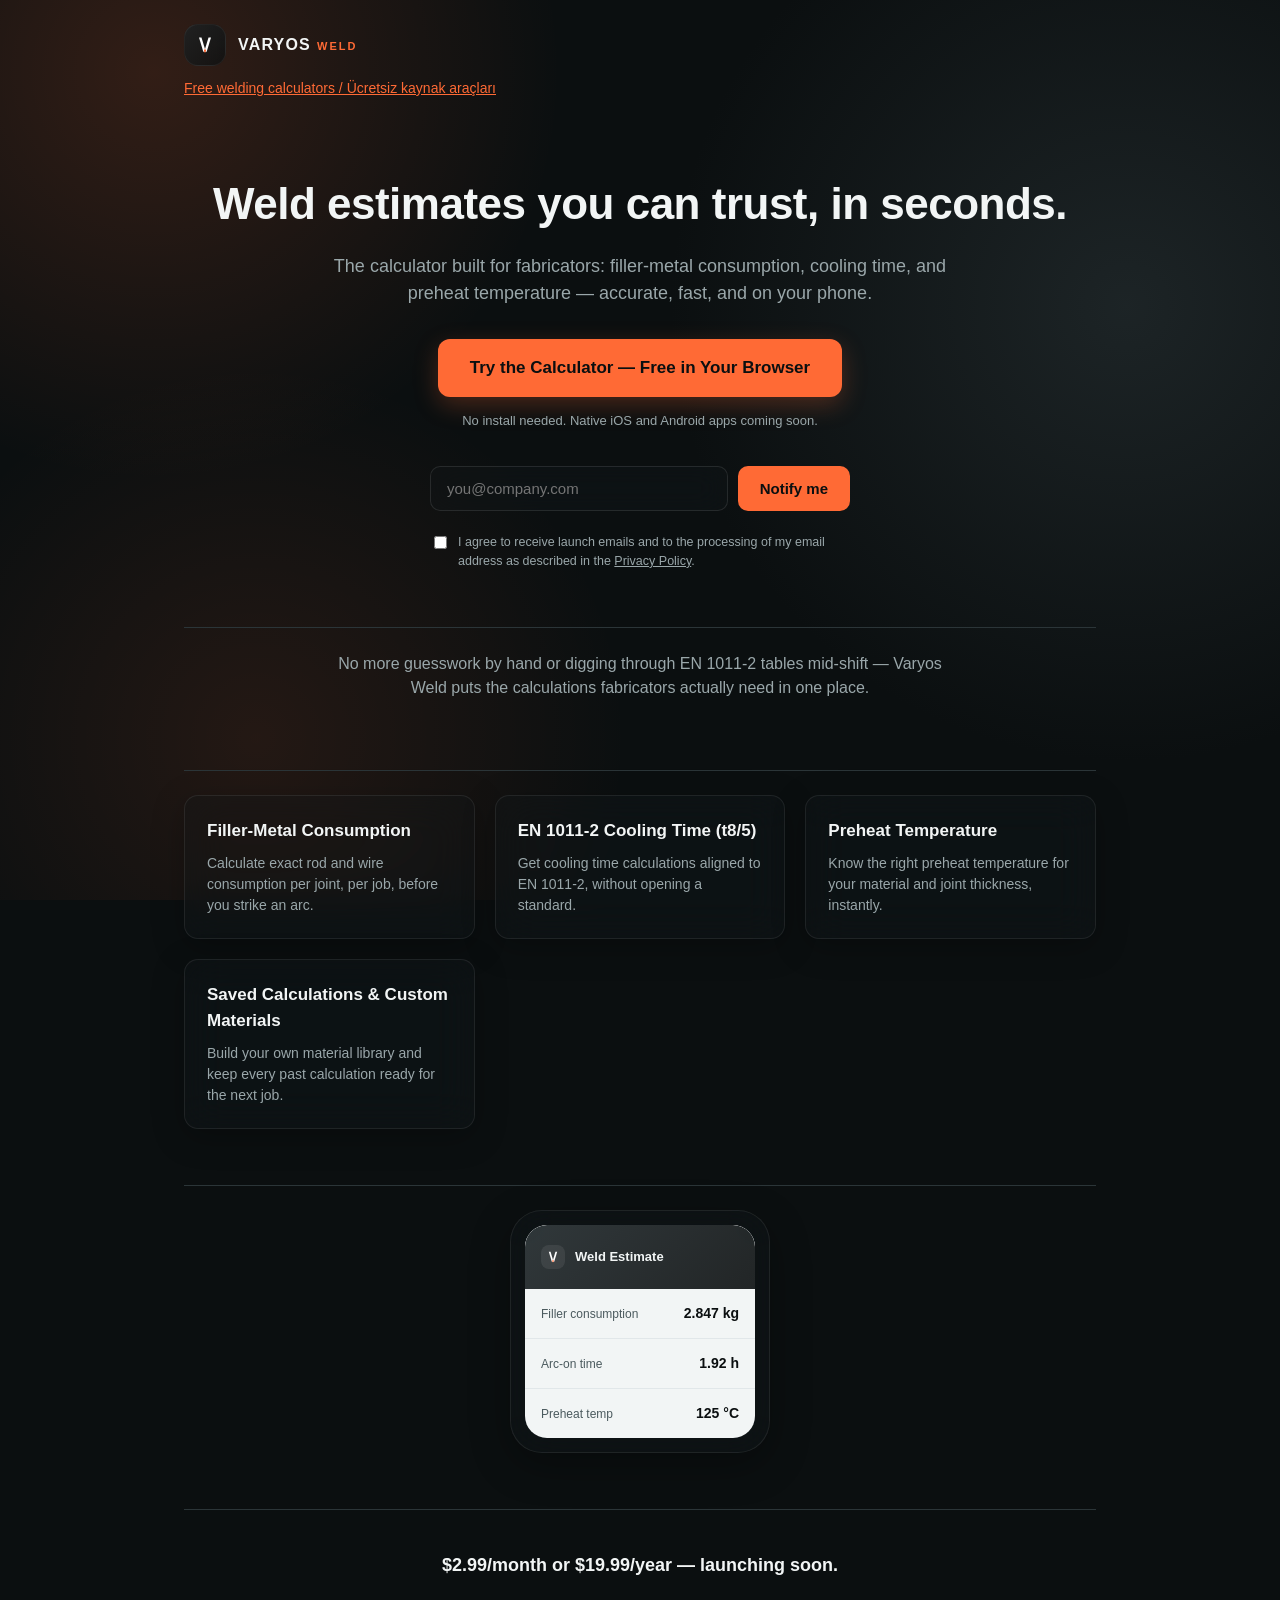
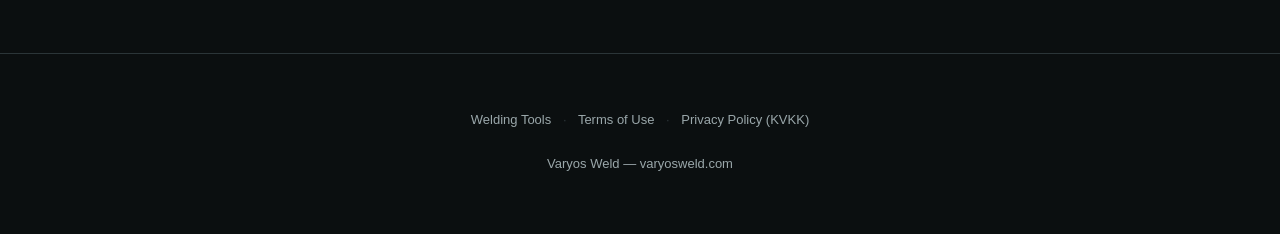
<file: index.html>
<!DOCTYPE html>
<html lang="en">
<head>
  <meta charset="UTF-8" />
  <meta name="viewport" content="width=device-width, initial-scale=1.0" />
  <title>Varyos Weld — Weld Estimate Calculator</title>
  <meta name="description" content="Weld estimates you can trust, in seconds. Try the filler-metal consumption, EN 1011-2 cooling time, and preheat temperature calculators free in your browser — iOS and Android apps coming soon." />
  <link rel="canonical" href="https://varyosweld.com/" />
  <meta property="og:type" content="website" />
  <meta property="og:site_name" content="Varyos Weld" />
  <meta property="og:title" content="Varyos Weld — Weld Estimate Calculator" />
  <meta property="og:description" content="Weld estimates you can trust, in seconds. Try the filler-metal consumption, EN 1011-2 cooling time, and preheat temperature calculators free in your browser — iOS and Android apps coming soon." />
  <meta property="og:url" content="https://varyosweld.com/" />
  <link rel="icon" type="image/svg+xml" href="assets/varyos-mark.svg" />
  <link rel="stylesheet" href="styles.css" />
</head>
<body>
  <header class="site-header">
    <div class="brand">
      <div class="brand-badge">
        <img src="assets/varyos-mark.svg" alt="" width="20" height="20" />
      </div>
      <div class="brand-word">
        <span class="brand-varyos">VARYOS</span>
        <span class="brand-weld">WELD</span>
      </div>
    </div>
    <nav style="margin-top:12px;font-size:14px"><a href="/araclar/" style="color:var(--accent)">Free welding calculators / Ücretsiz kaynak araçları</a></nav>
  </header>

  <main>
    <section class="hero">
      <h1>Weld estimates you can trust, in seconds.</h1>
      <p class="subhead">
        The calculator built for fabricators: filler-metal consumption, cooling time, and
        preheat temperature — accurate, fast, and on your phone.
      </p>

      <a class="cta-button" href="/app/">Try the Calculator — Free in Your Browser</a>
      <p class="cta-note">No install needed. Native iOS and Android apps coming soon.</p>

      <form
        class="signup-form"
        id="hero-form"
        data-role="signup-form"
        action="https://docs.google.com/forms/d/e/1FAIpQLSdxzjxWewO-7ncfq0S2pgwWvnzllVKYEygO2vhjcxqw5acubw/formResponse"
        method="POST"
        target="signup_frame_static"
      >
        <input
          type="email"
          name="entry.708179914"
          class="signup-input"
          placeholder="you@company.com"
          required
          aria-label="Email address"
        />
        <button type="submit" class="signup-button">Notify me</button>
        <label class="signup-consent">
          <input type="checkbox" required aria-label="Consent to data processing" />
          <span>
            I agree to receive launch emails and to the processing of my email address as
            described in the <a href="/privacy.html" target="_blank" rel="noopener">Privacy Policy</a>.
          </span>
        </label>
      </form>
      <p class="signup-success" id="hero-success" hidden>You're on the list. We'll email you at launch.</p>
    </section>

    <section class="problem">
      <p>
        No more guesswork by hand or digging through EN 1011-2 tables mid-shift — Varyos Weld
        puts the calculations fabricators actually need in one place.
      </p>
    </section>

    <section class="features">
      <div class="feature-card">
        <h3>Filler-Metal Consumption</h3>
        <p>Calculate exact rod and wire consumption per joint, per job, before you strike an arc.</p>
      </div>
      <div class="feature-card">
        <h3>EN 1011-2 Cooling Time (t8/5)</h3>
        <p>Get cooling time calculations aligned to EN 1011-2, without opening a standard.</p>
      </div>
      <div class="feature-card">
        <h3>Preheat Temperature</h3>
        <p>Know the right preheat temperature for your material and joint thickness, instantly.</p>
      </div>
      <div class="feature-card">
        <h3>Saved Calculations &amp; Custom Materials</h3>
        <p>Build your own material library and keep every past calculation ready for the next job.</p>
      </div>
    </section>

    <section class="mockup-section">
      <div class="phone-frame">
        <div class="phone-screen">
          <div class="phone-banner">
            <div class="phone-badge">
              <img src="assets/varyos-mark.svg" alt="" width="14" height="14" />
            </div>
            <span class="phone-banner-label">Weld Estimate</span>
          </div>
          <div class="phone-tile">
            <span class="phone-tile-label">Filler consumption</span>
            <span class="phone-tile-value">2.847 kg</span>
          </div>
          <div class="phone-tile">
            <span class="phone-tile-label">Arc-on time</span>
            <span class="phone-tile-value">1.92 h</span>
          </div>
          <div class="phone-tile">
            <span class="phone-tile-label">Preheat temp</span>
            <span class="phone-tile-value">125 °C</span>
          </div>
        </div>
      </div>
    </section>

    <section class="pricing">
      <p>$2.99/month or $19.99/year — launching soon.</p>
    </section>
  </main>

  <footer class="site-footer">
    <p class="footer-links">
      <a href="/araclar/">Welding Tools</a>
      <span class="sep">·</span>
      <a href="/terms.html">Terms of Use</a>
      <span class="sep">·</span>
      <a href="/privacy.html">Privacy Policy (KVKK)</a>
    </p>
    <p class="footer-brand">Varyos Weld — varyosweld.com</p>
  </footer>

  <iframe name="signup_frame_static" style="display: none" title="Signup form submission target"></iframe>

  <script src="script.js"></script>
</body>
</html>
</file>
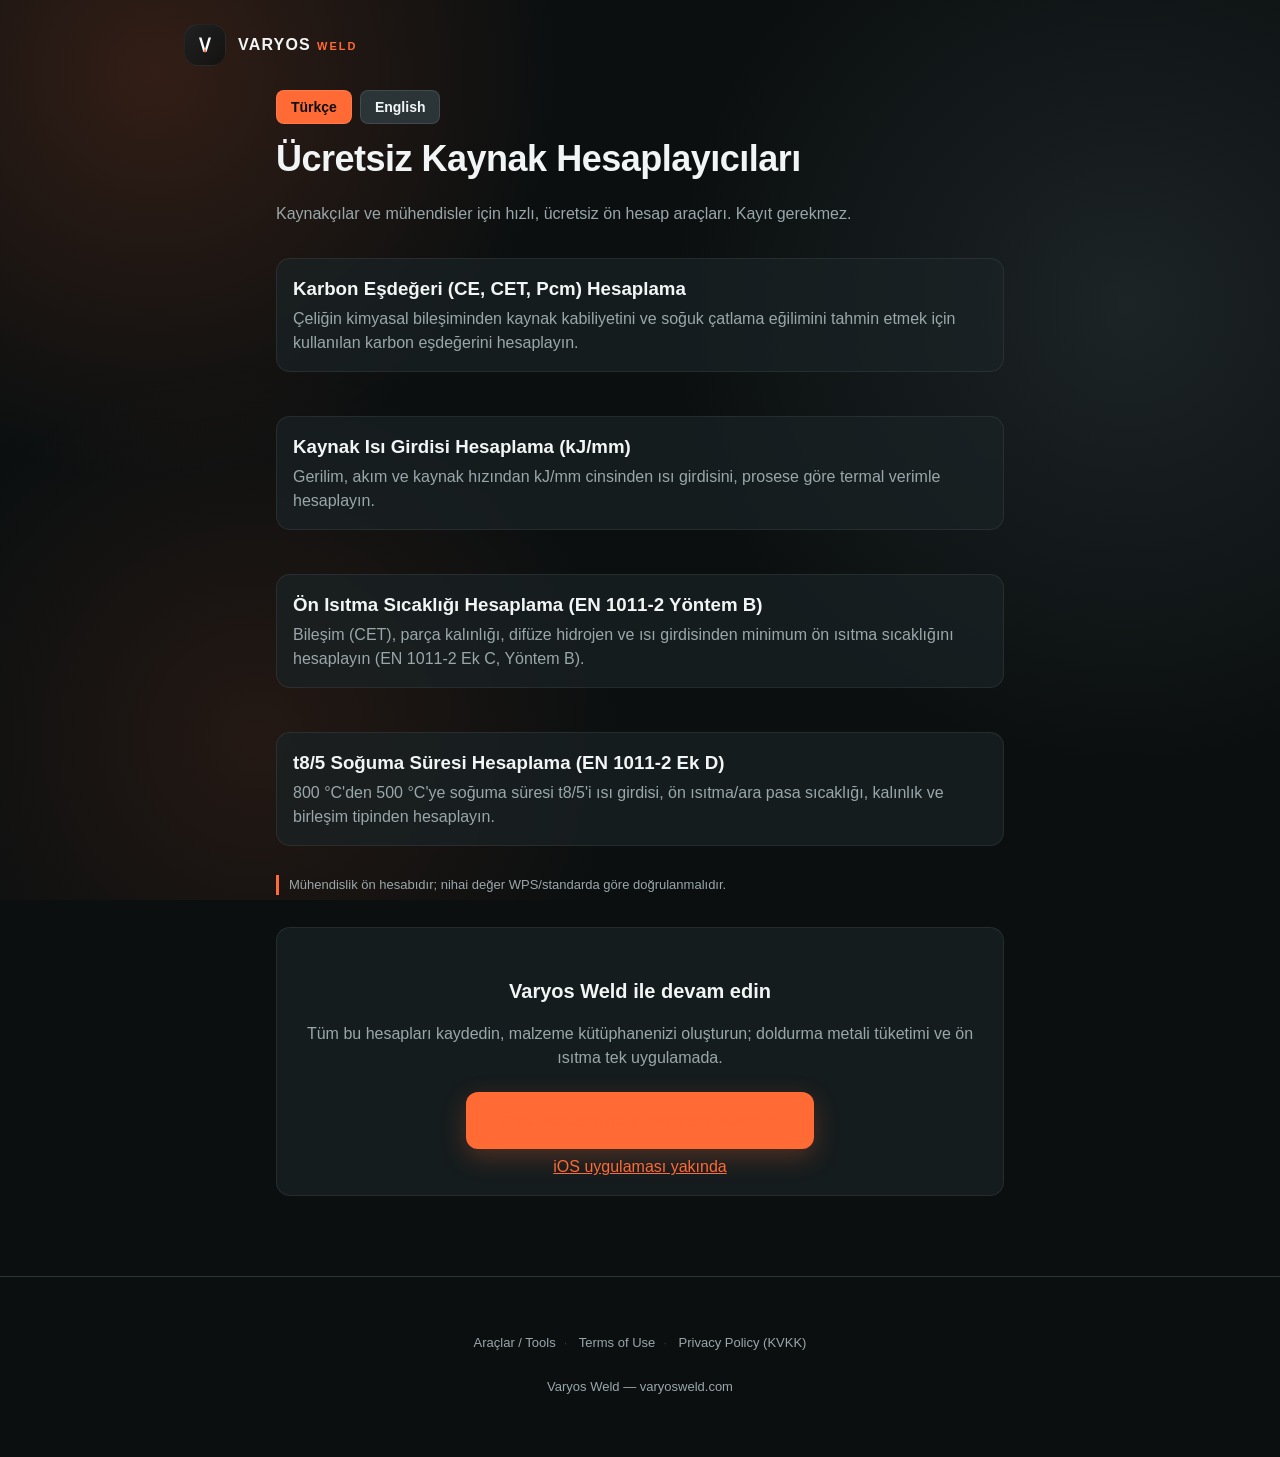
<file: araclar/index.html>
<!DOCTYPE html>
<html lang="tr" data-lang="tr">
<head>
  <meta charset="UTF-8" />
  <meta name="viewport" content="width=device-width, initial-scale=1.0" />
  <title>Ücretsiz Kaynak Hesaplayıcıları / Free Welding Calculators | Varyos Weld</title>
  <meta name="description" content="Ücretsiz kaynak hesaplayıcıları: karbon eşdeğeri, ısı girdisi, ön ısıtma sıcaklığı ve t8/5 soğuma süresi. Free welding calculators." />
  <link rel="canonical" href="https://varyosweld.com/araclar/" />
  <meta property="og:type" content="website" />
  <meta property="og:site_name" content="Varyos Weld" />
  <meta property="og:title" content="Ücretsiz Kaynak Hesaplayıcıları / Free Welding Calculators" />
  <meta property="og:description" content="Ücretsiz kaynak hesaplayıcıları: karbon eşdeğeri, ısı girdisi, ön ısıtma sıcaklığı ve t8/5 soğuma süresi. Free welding calculators." />
  <meta property="og:url" content="https://varyosweld.com/araclar/" />
  <link rel="icon" type="image/svg+xml" href="/assets/varyos-mark.svg" />
  <link rel="stylesheet" href="/styles.css" />
  <link rel="stylesheet" href="/araclar/tools.css" />
  <script type="application/ld+json">{"@context":"https://schema.org","@type":"ItemList","name":"Varyos Weld - Kaynak Araçları / Welding Tools","itemListElement":[{"@type":"ListItem","position":1,"url":"https://varyosweld.com/araclar/karbon-esdegeri-hesaplama.html","name":"Carbon Equivalent (CE, CET, Pcm) Calculator"},{"@type":"ListItem","position":2,"url":"https://varyosweld.com/araclar/isi-girdisi-hesaplama.html","name":"Welding Heat Input Calculator (kJ/mm)"},{"@type":"ListItem","position":3,"url":"https://varyosweld.com/araclar/on-isitma-sicakligi-hesaplama.html","name":"Preheat Temperature Calculator (EN 1011-2 Method B)"},{"@type":"ListItem","position":4,"url":"https://varyosweld.com/araclar/t85-soguma-suresi-hesaplama.html","name":"t8/5 Cooling Time Calculator (EN 1011-2 Annex D)"}]}</script>
</head>
<body>
  <header class="site-header">
    <a class="brand" href="/" style="text-decoration:none;color:inherit">
      <div class="brand-badge"><img src="/assets/varyos-mark.svg" alt="" width="20" height="20" /></div>
      <div class="brand-word"><span class="brand-varyos">VARYOS</span><span class="brand-weld">WELD</span></div>
    </a>
  </header>
  <main class="tool">
    <div class="langbar"><button type="button" data-set-lang="tr" aria-pressed="true">Türkçe</button><button type="button" data-set-lang="en" aria-pressed="false">English</button></div>
    <h1><span lang="tr">Ücretsiz Kaynak Hesaplayıcıları</span><span lang="en">Free Welding Calculators</span></h1>
    <p><span lang="tr">Kaynakçılar ve mühendisler için hızlı, ücretsiz ön hesap araçları. Kayıt gerekmez.</span><span lang="en">Fast, free pre-calculation tools for welders and engineers. No sign-up.</span></p>
    <div class="tool-list">
      <a class="card" href="/araclar/karbon-esdegeri-hesaplama.html"><h3><span lang="tr">Karbon Eşdeğeri (CE, CET, Pcm) Hesaplama</span><span lang="en">Carbon Equivalent (CE, CET, Pcm) Calculator</span></h3><p><span lang="tr">Çeliğin kimyasal bileşiminden kaynak kabiliyetini ve soğuk çatlama eğilimini tahmin etmek için kullanılan karbon eşdeğerini hesaplayın.</span><span lang="en">Estimate weldability and cold-cracking tendency from steel chemistry.</span></p></a>
      <a class="card" href="/araclar/isi-girdisi-hesaplama.html"><h3><span lang="tr">Kaynak Isı Girdisi Hesaplama (kJ/mm)</span><span lang="en">Welding Heat Input Calculator (kJ/mm)</span></h3><p><span lang="tr">Gerilim, akım ve kaynak hızından kJ/mm cinsinden ısı girdisini, prosese göre termal verimle hesaplayın.</span><span lang="en">Calculate heat input in kJ/mm from voltage, current and travel speed, with process thermal efficiency.</span></p></a>
      <a class="card" href="/araclar/on-isitma-sicakligi-hesaplama.html"><h3><span lang="tr">Ön Isıtma Sıcaklığı Hesaplama (EN 1011-2 Yöntem B)</span><span lang="en">Preheat Temperature Calculator (EN 1011-2 Method B)</span></h3><p><span lang="tr">Bileşim (CET), parça kalınlığı, difüze hidrojen ve ısı girdisinden minimum ön ısıtma sıcaklığını hesaplayın (EN 1011-2 Ek C, Yöntem B).</span><span lang="en">Compute the minimum preheat temperature from composition (CET), thickness, diffusible hydrogen and heat input (EN 1011-2 Annex C, Method B).</span></p></a>
      <a class="card" href="/araclar/t85-soguma-suresi-hesaplama.html"><h3><span lang="tr">t8/5 Soğuma Süresi Hesaplama (EN 1011-2 Ek D)</span><span lang="en">t8/5 Cooling Time Calculator (EN 1011-2 Annex D)</span></h3><p><span lang="tr">800 °C'den 500 °C'ye soğuma süresi t8/5'i ısı girdisi, ön ısıtma/ara pasa sıcaklığı, kalınlık ve birleşim tipinden hesaplayın.</span><span lang="en">Compute the 800→500 °C cooling time t8/5 from heat input, preheat/interpass temperature, thickness and joint type.</span></p></a>
    </div>
    <p class="disclaimer"><span lang="tr">Mühendislik ön hesabıdır; nihai değer WPS/standarda göre doğrulanmalıdır.</span><span lang="en">Engineering pre-calculation only; the final value must be verified against the WPS/standard.</span></p>
    <div class="cta-box card">
  <h2><span lang="tr">Varyos Weld ile devam edin</span><span lang="en">Continue with Varyos Weld</span></h2>
  <p><span lang="tr">Tüm bu hesapları kaydedin, malzeme kütüphanenizi oluşturun; doldurma metali tüketimi ve ön ısıtma tek uygulamada.</span><span lang="en">Save these calculations, build a material library; filler consumption and preheat in one app.</span></p>
  <a class="cta-button" href="/app/"><span lang="tr">Web hesaplayıcıyı ücretsiz deneyin</span><span lang="en">Try the web calculator free</span></a><br>
  <a href="https://varyosweld.com/"><span lang="tr">iOS uygulaması yakında</span><span lang="en">iOS app coming soon</span></a>
</div>
  </main>

  <footer class="site-footer">
    <p class="footer-links">
      <a href="/araclar/">Araçlar / Tools</a><span class="sep">·</span>
      <a href="/terms.html">Terms of Use</a><span class="sep">·</span>
      <a href="/privacy.html">Privacy Policy (KVKK)</a>
    </p>
    <p class="footer-brand">Varyos Weld — varyosweld.com</p>
  </footer>
  <script src="/araclar/calc.js"></script>
  <script src="/araclar/tools.js"></script>
</body>
</html>
</file>
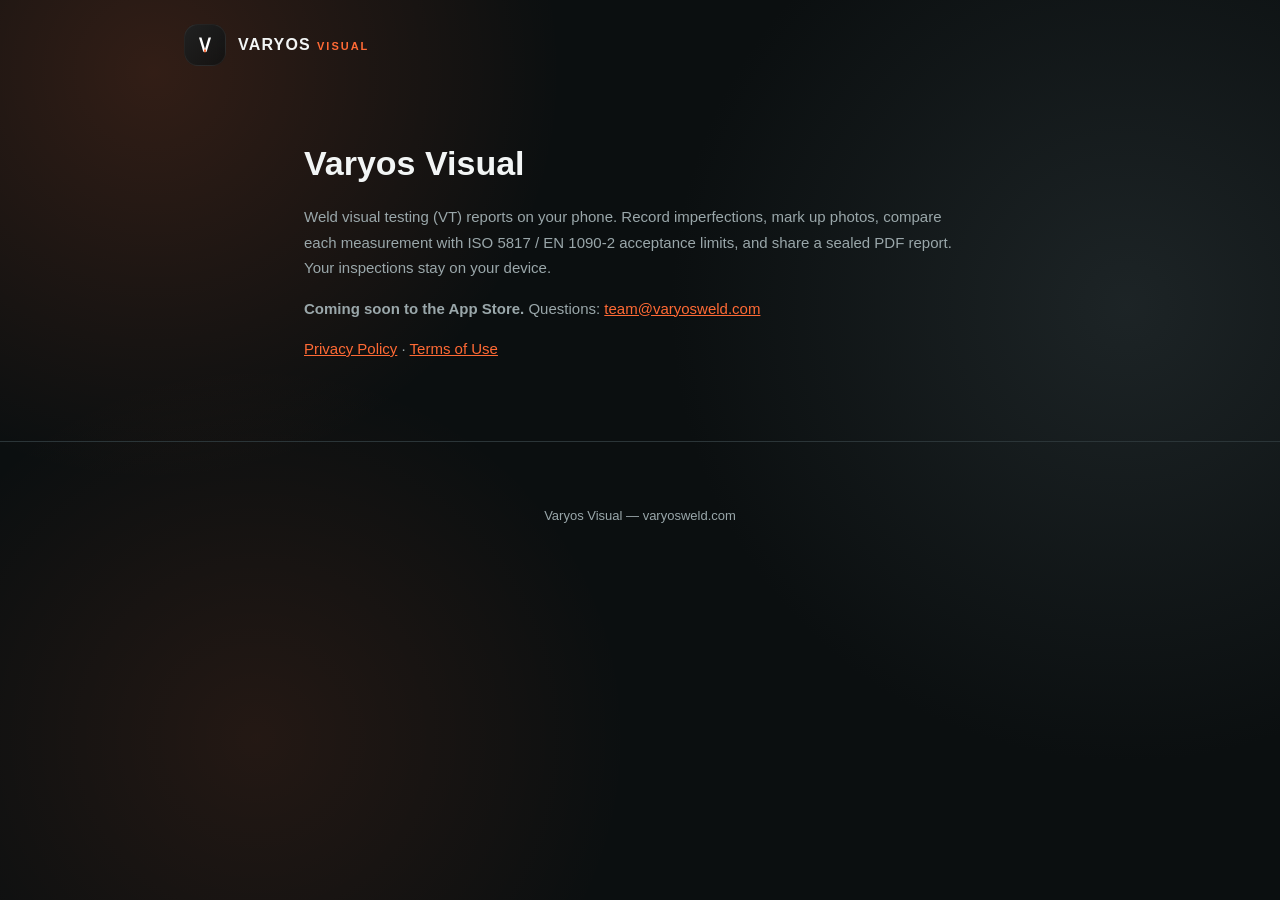
<file: visual/index.html>
<!DOCTYPE html>
<html lang="en">
<head>
  <meta charset="UTF-8" />
  <meta name="viewport" content="width=device-width, initial-scale=1.0" />
  <title>Varyos Visual — Weld visual testing reports</title>
  <meta name="description" content="Varyos Visual: weld visual testing (VT) reports on your phone, with ISO 5817 / EN 1090-2 acceptance limits and photo markup. Coming soon to the App Store." />
  <link rel="canonical" href="https://varyosweld.com/visual/" />
  <link rel="icon" type="image/svg+xml" href="../assets/varyos-mark.svg" />
  <link rel="stylesheet" href="../styles.css" />
</head>
<body>
  <header class="site-header">
    <a class="brand" href="/" style="text-decoration:none;color:inherit;">
      <div class="brand-badge"><img src="../assets/varyos-mark.svg" alt="" width="20" height="20" /></div>
      <div class="brand-word"><span class="brand-varyos">VARYOS</span><span class="brand-weld">VISUAL</span></div>
    </a>
  </header>
  <main class="legal-content">
    <section class="legal-section" lang="en">
    <h1>Varyos Visual</h1>
    <p>Weld visual testing (VT) reports on your phone. Record imperfections, mark up photos, compare each measurement with ISO 5817 / EN 1090-2 acceptance limits, and share a sealed PDF report. Your inspections stay on your device.</p>
    <p><strong>Coming soon to the App Store.</strong> Questions: <a href="mailto:team@varyosweld.com">team@varyosweld.com</a></p>
    <p><a href="privacy.html">Privacy Policy</a> · <a href="terms.html">Terms of Use</a></p>
    </section>
  </main>
  <footer class="site-footer"><p class="footer-brand">Varyos Visual — varyosweld.com</p></footer>
</body>
</html>
</file>
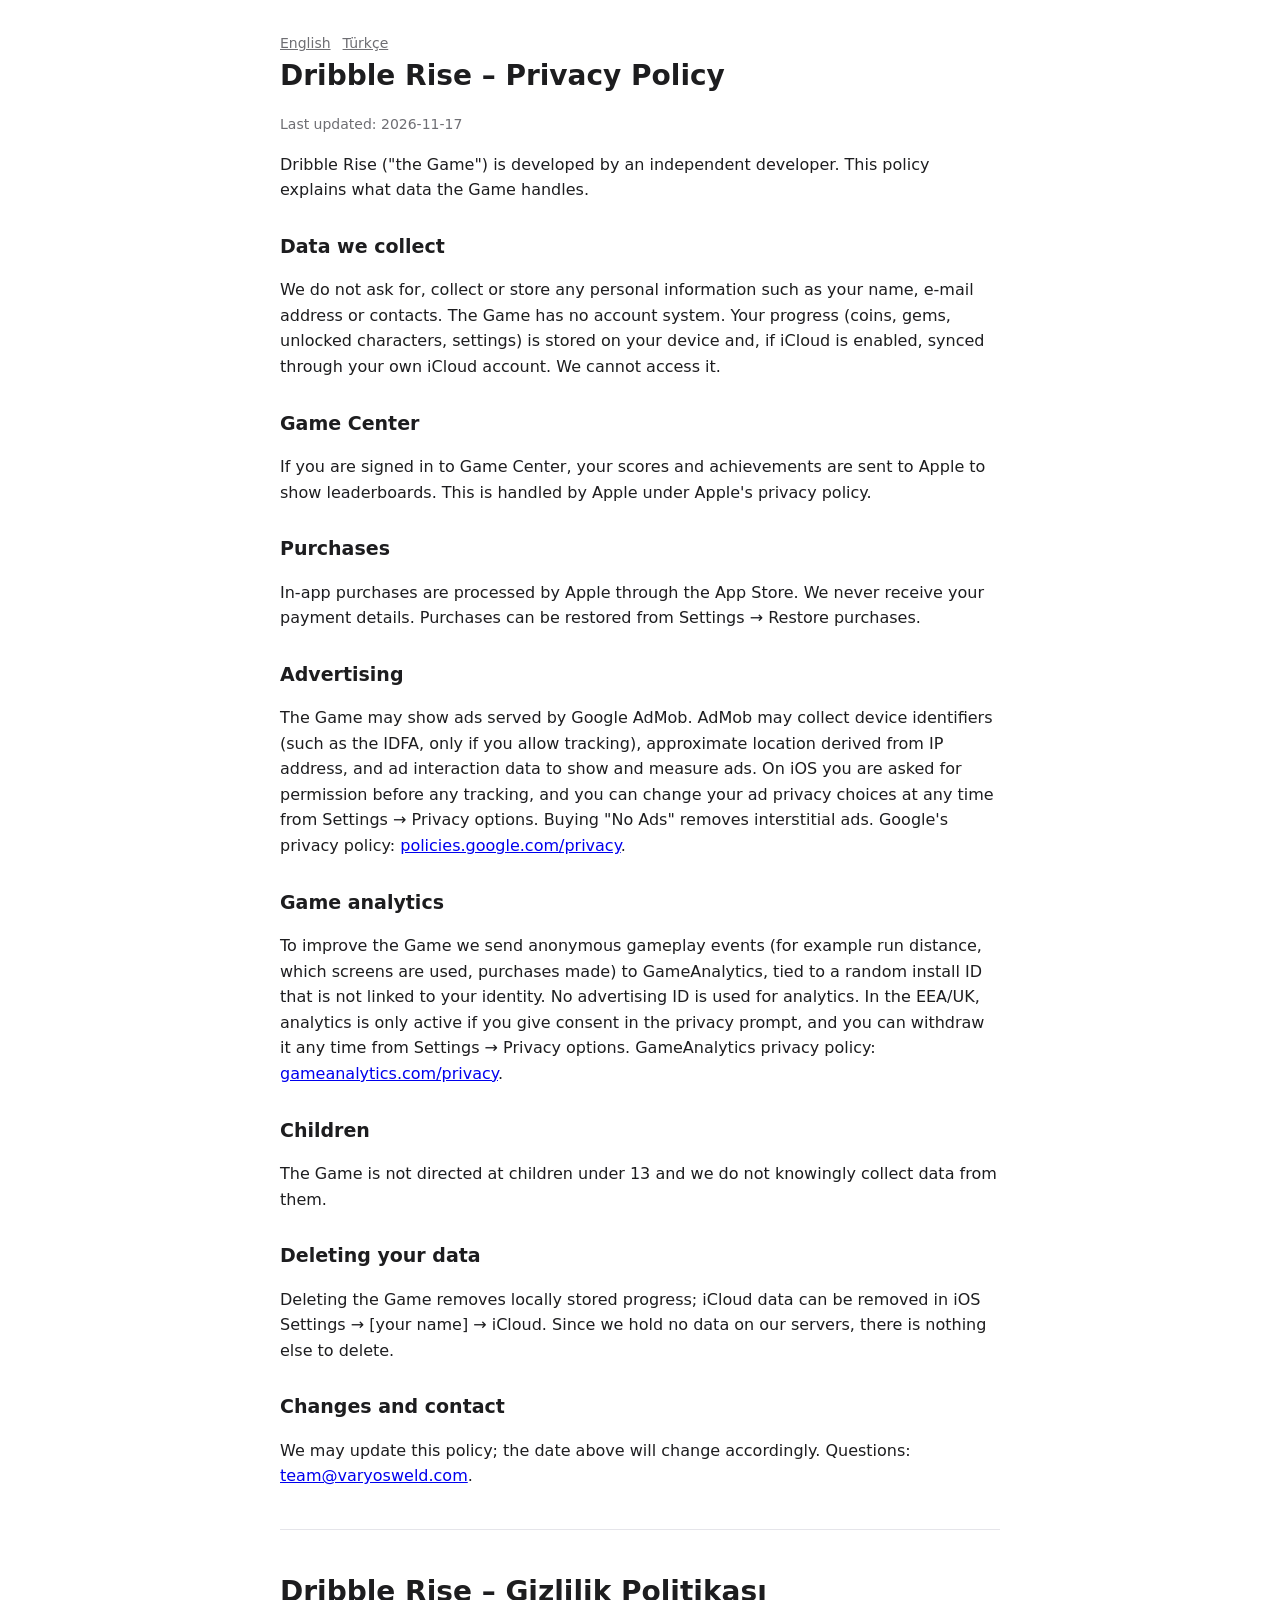
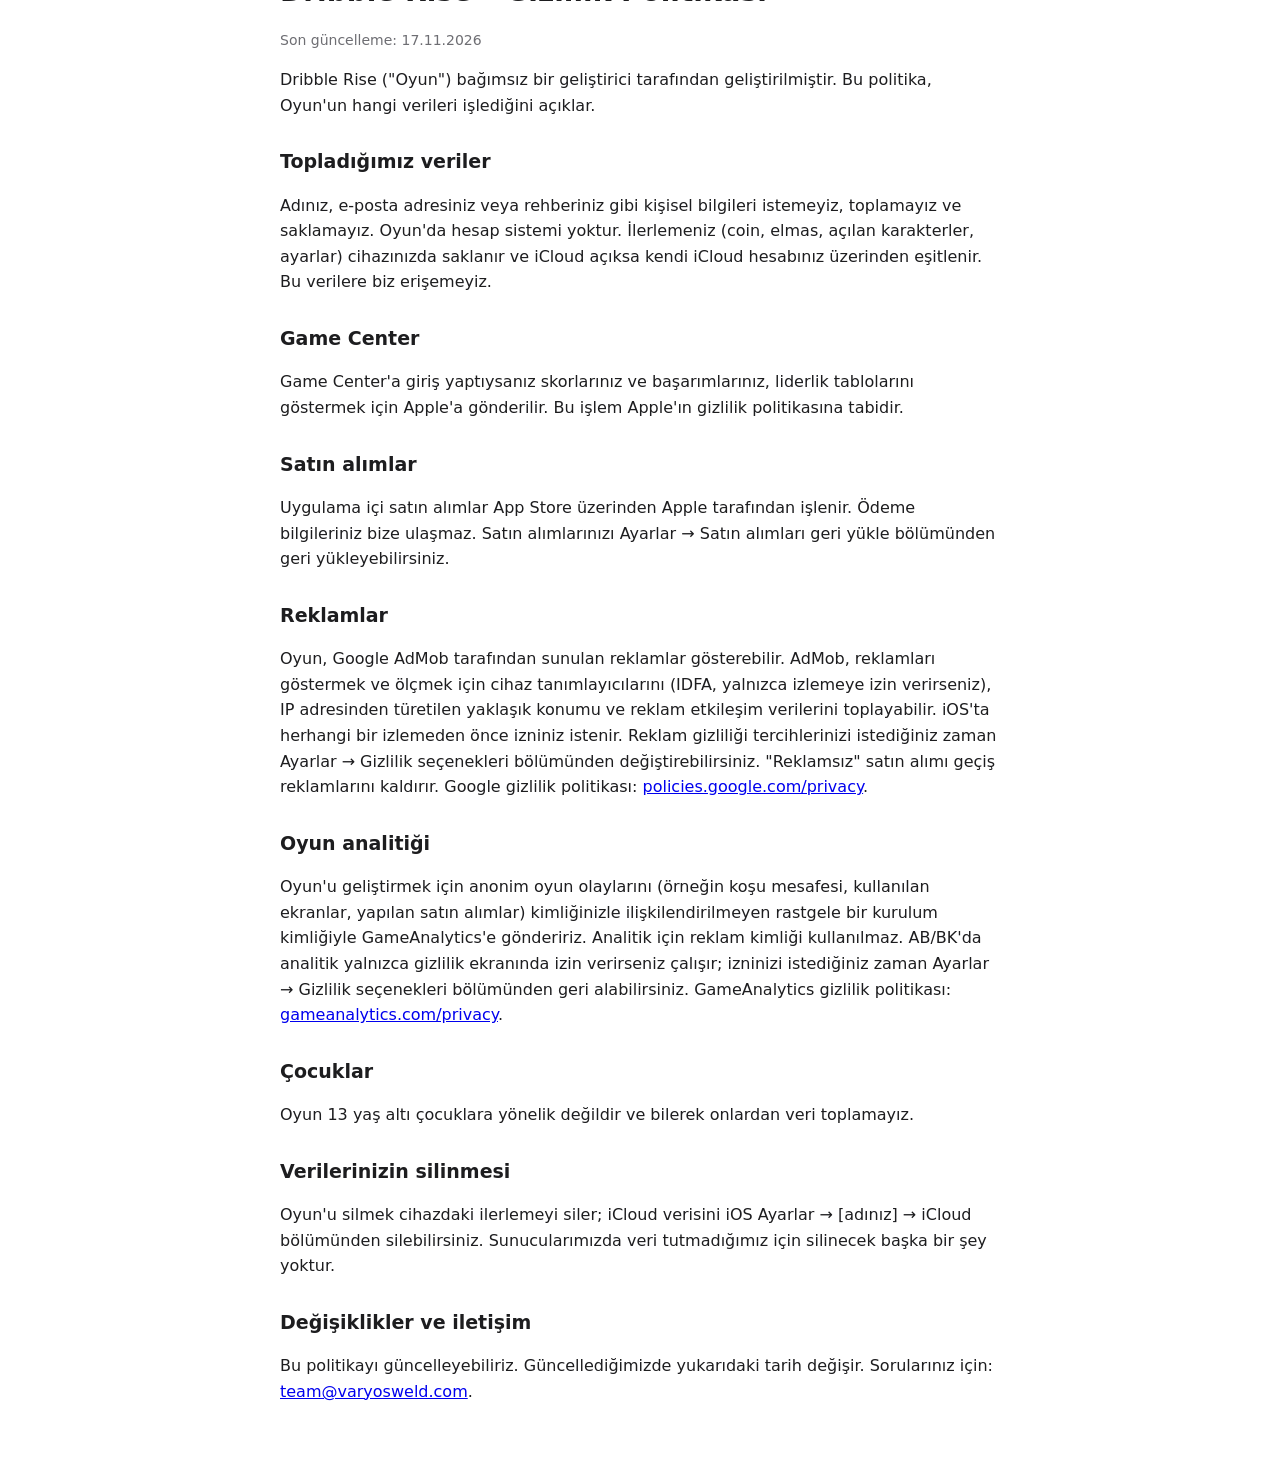
<file: dribble-rise/privacy/index.html>
<!doctype html>
<html lang="en">
<head>
<meta charset="utf-8">
<meta name="viewport" content="width=device-width, initial-scale=1">
<title>Dribble Rise – Privacy Policy</title>
<style>
  :root { --bg:#fff; --fg:#1d1d1f; --muted:#6e6e73; --line:#e5e5ea; }
  @media (prefers-color-scheme: dark) { :root { --bg:#111; --fg:#f2f2f7; --muted:#a1a1a6; --line:#2c2c2e; } }
  body { margin:0; background:var(--bg); color:var(--fg); font:16px/1.6 -apple-system, system-ui, sans-serif; }
  main { max-width:720px; margin:0 auto; padding:32px 16px 64px; }
  h1 { font-size:28px; margin:0 0 4px; } h2 { font-size:19px; margin:28px 0 6px; }
  .muted { color:var(--muted); font-size:14px; } hr { border:0; border-top:1px solid var(--line); margin:40px 0; }
  nav a { color:inherit; margin-right:12px; }
</style>
</head>
<body>
<main>
<nav class="muted"><a href="#en">English</a><a href="#tr">Türkçe</a></nav>

<section id="en">
<h1>Dribble Rise – Privacy Policy</h1>
<p class="muted">Last updated: 2026-11-17</p>
<p>Dribble Rise ("the Game") is developed by an independent developer. This policy explains what data the Game handles.</p>
<h2>Data we collect</h2>
<p>We do not ask for, collect or store any personal information such as your name, e-mail address or contacts. The Game has no account system. Your progress (coins, gems, unlocked characters, settings) is stored on your device and, if iCloud is enabled, synced through your own iCloud account. We cannot access it.</p>
<h2>Game Center</h2>
<p>If you are signed in to Game Center, your scores and achievements are sent to Apple to show leaderboards. This is handled by Apple under Apple's privacy policy.</p>
<h2>Purchases</h2>
<p>In-app purchases are processed by Apple through the App Store. We never receive your payment details. Purchases can be restored from Settings → Restore purchases.</p>
<h2>Advertising</h2>
<p>The Game may show ads served by Google AdMob. AdMob may collect device identifiers (such as the IDFA, only if you allow tracking), approximate location derived from IP address, and ad interaction data to show and measure ads. On iOS you are asked for permission before any tracking, and you can change your ad privacy choices at any time from Settings → Privacy options. Buying "No Ads" removes interstitial ads. Google's privacy policy: <a href="https://policies.google.com/privacy">policies.google.com/privacy</a>.</p>
<h2>Game analytics</h2>
<p>To improve the Game we send anonymous gameplay events (for example run distance, which screens are used, purchases made) to GameAnalytics, tied to a random install ID that is not linked to your identity. No advertising ID is used for analytics. In the EEA/UK, analytics is only active if you give consent in the privacy prompt, and you can withdraw it any time from Settings → Privacy options. GameAnalytics privacy policy: <a href="https://gameanalytics.com/privacy">gameanalytics.com/privacy</a>.</p>
<h2>Children</h2>
<p>The Game is not directed at children under 13 and we do not knowingly collect data from them.</p>
<h2>Deleting your data</h2>
<p>Deleting the Game removes locally stored progress; iCloud data can be removed in iOS Settings → [your name] → iCloud. Since we hold no data on our servers, there is nothing else to delete.</p>
<h2>Changes and contact</h2>
<p>We may update this policy; the date above will change accordingly. Questions: <span id="contact-en"><a href="mailto:team@varyosweld.com">team@varyosweld.com</a></span>.</p>
</section>

<hr>

<section id="tr">
<h1>Dribble Rise – Gizlilik Politikası</h1>
<p class="muted">Son güncelleme: 17.11.2026</p>
<p>Dribble Rise ("Oyun") bağımsız bir geliştirici tarafından geliştirilmiştir. Bu politika, Oyun'un hangi verileri işlediğini açıklar.</p>
<h2>Topladığımız veriler</h2>
<p>Adınız, e-posta adresiniz veya rehberiniz gibi kişisel bilgileri istemeyiz, toplamayız ve saklamayız. Oyun'da hesap sistemi yoktur. İlerlemeniz (coin, elmas, açılan karakterler, ayarlar) cihazınızda saklanır ve iCloud açıksa kendi iCloud hesabınız üzerinden eşitlenir. Bu verilere biz erişemeyiz.</p>
<h2>Game Center</h2>
<p>Game Center'a giriş yaptıysanız skorlarınız ve başarımlarınız, liderlik tablolarını göstermek için Apple'a gönderilir. Bu işlem Apple'ın gizlilik politikasına tabidir.</p>
<h2>Satın alımlar</h2>
<p>Uygulama içi satın alımlar App Store üzerinden Apple tarafından işlenir. Ödeme bilgileriniz bize ulaşmaz. Satın alımlarınızı Ayarlar → Satın alımları geri yükle bölümünden geri yükleyebilirsiniz.</p>
<h2>Reklamlar</h2>
<p>Oyun, Google AdMob tarafından sunulan reklamlar gösterebilir. AdMob, reklamları göstermek ve ölçmek için cihaz tanımlayıcılarını (IDFA, yalnızca izlemeye izin verirseniz), IP adresinden türetilen yaklaşık konumu ve reklam etkileşim verilerini toplayabilir. iOS'ta herhangi bir izlemeden önce izniniz istenir. Reklam gizliliği tercihlerinizi istediğiniz zaman Ayarlar → Gizlilik seçenekleri bölümünden değiştirebilirsiniz. "Reklamsız" satın alımı geçiş reklamlarını kaldırır. Google gizlilik politikası: <a href="https://policies.google.com/privacy">policies.google.com/privacy</a>.</p>
<h2>Oyun analitiği</h2>
<p>Oyun'u geliştirmek için anonim oyun olaylarını (örneğin koşu mesafesi, kullanılan ekranlar, yapılan satın alımlar) kimliğinizle ilişkilendirilmeyen rastgele bir kurulum kimliğiyle GameAnalytics'e göndeririz. Analitik için reklam kimliği kullanılmaz. AB/BK'da analitik yalnızca gizlilik ekranında izin verirseniz çalışır; izninizi istediğiniz zaman Ayarlar → Gizlilik seçenekleri bölümünden geri alabilirsiniz. GameAnalytics gizlilik politikası: <a href="https://gameanalytics.com/privacy">gameanalytics.com/privacy</a>.</p>
<h2>Çocuklar</h2>
<p>Oyun 13 yaş altı çocuklara yönelik değildir ve bilerek onlardan veri toplamayız.</p>
<h2>Verilerinizin silinmesi</h2>
<p>Oyun'u silmek cihazdaki ilerlemeyi siler; iCloud verisini iOS Ayarlar → [adınız] → iCloud bölümünden silebilirsiniz. Sunucularımızda veri tutmadığımız için silinecek başka bir şey yoktur.</p>
<h2>Değişiklikler ve iletişim</h2>
<p>Bu politikayı güncelleyebiliriz. Güncellediğimizde yukarıdaki tarih değişir. Sorularınız için: <span id="contact-tr"><a href="mailto:team@varyosweld.com">team@varyosweld.com</a></span>.</p>
</section>
</main>
</body>
</html>
</file>
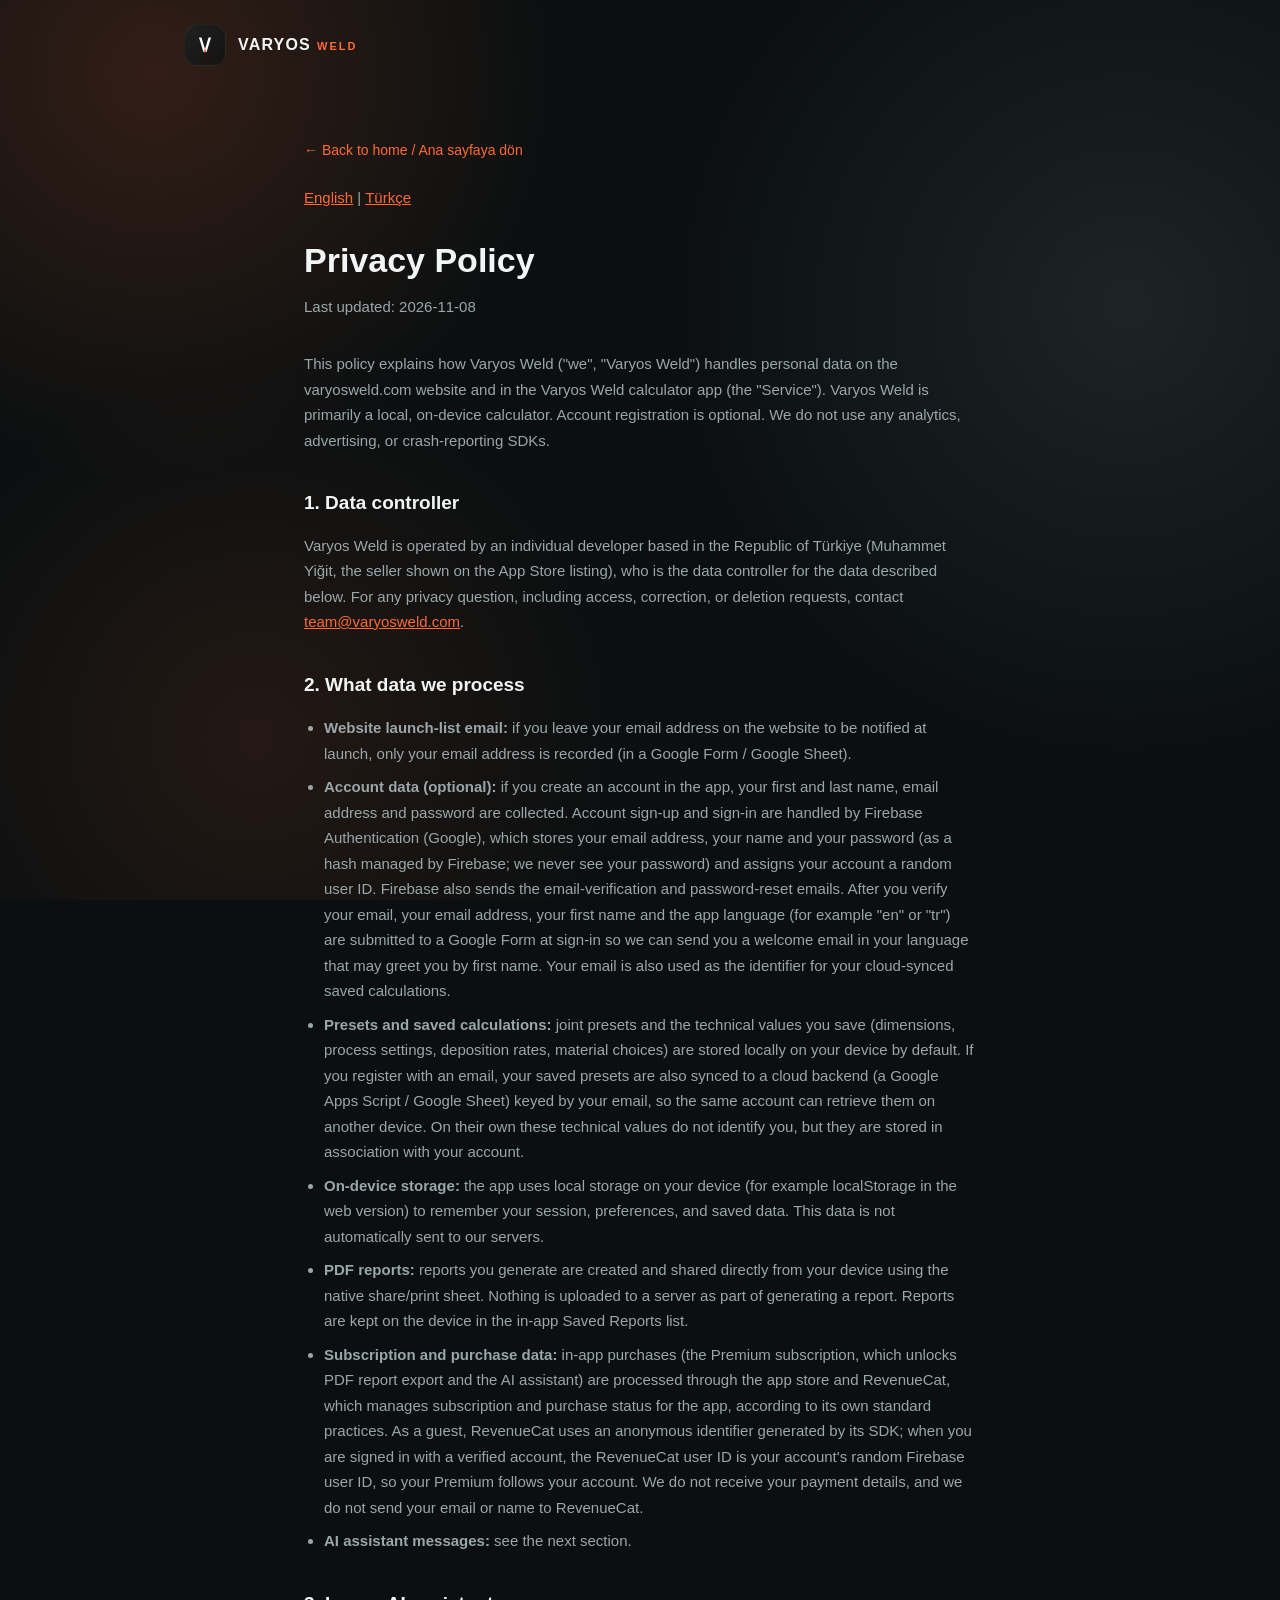
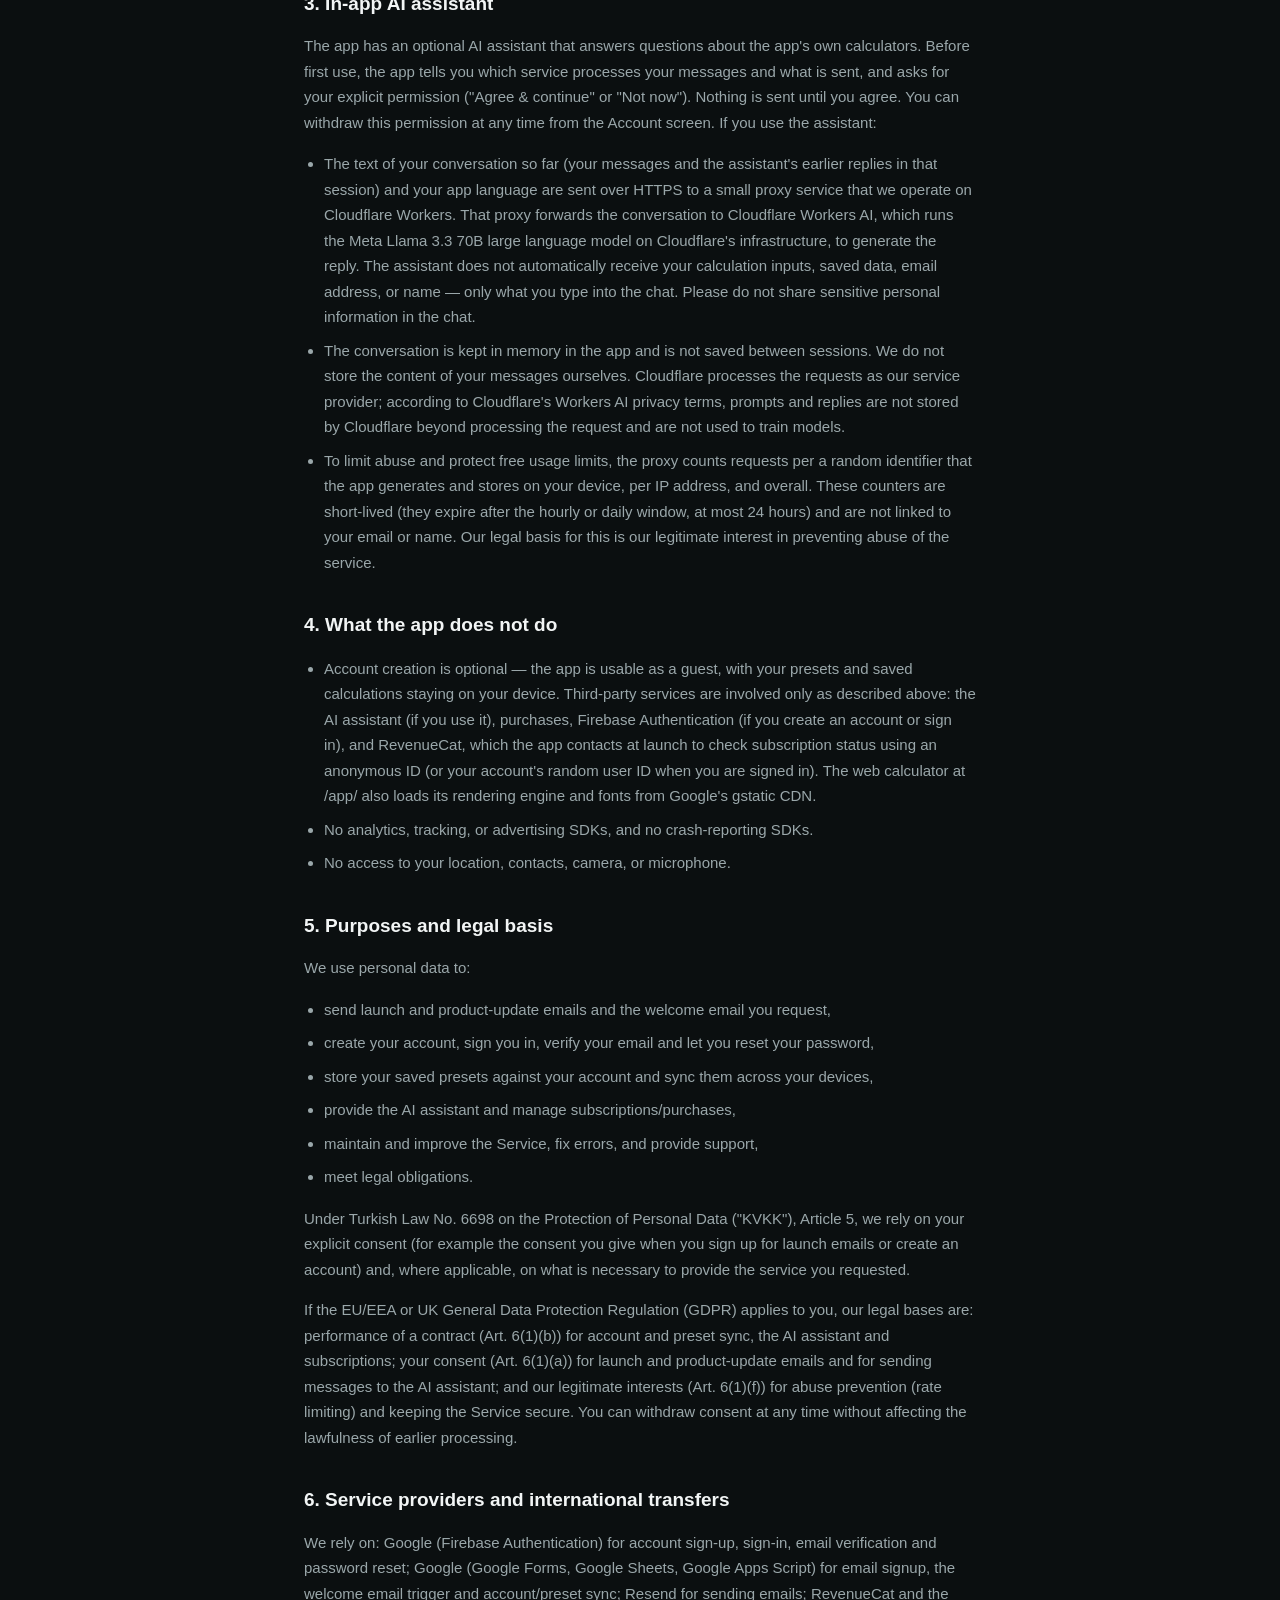
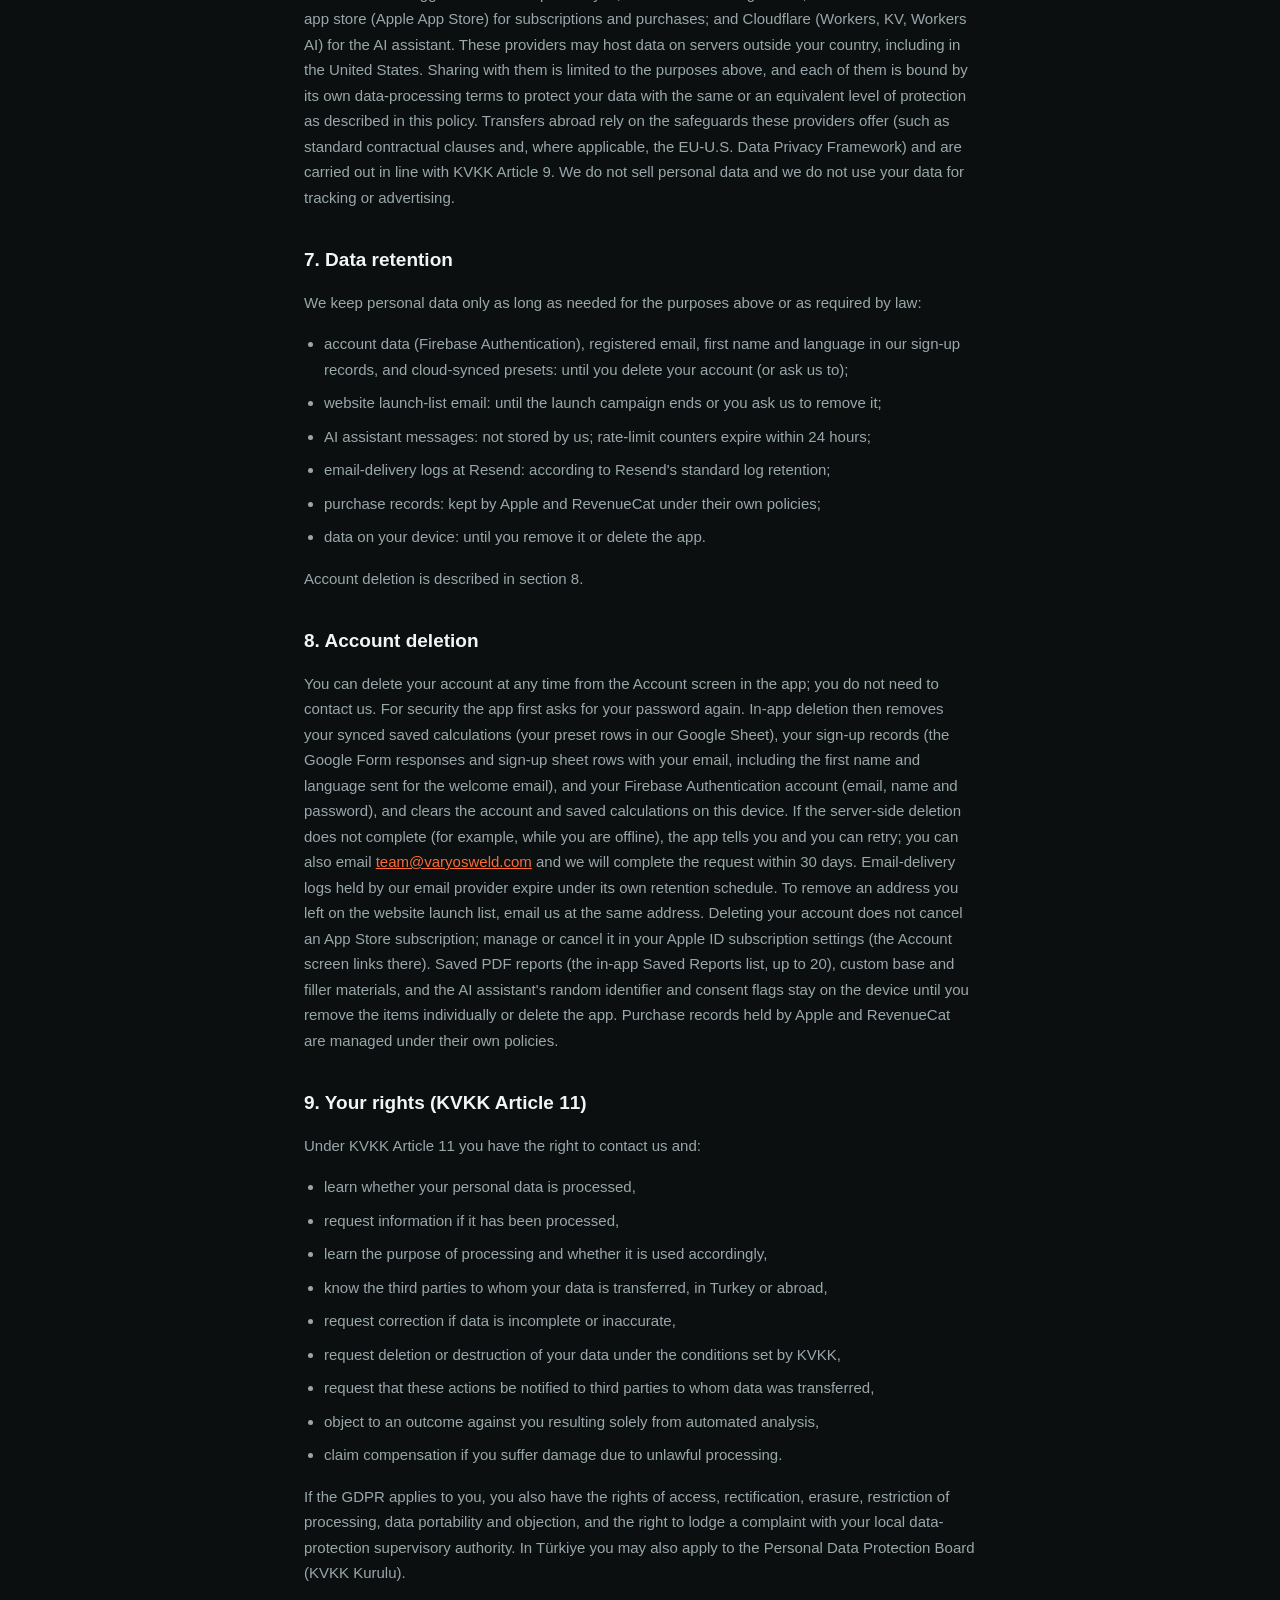
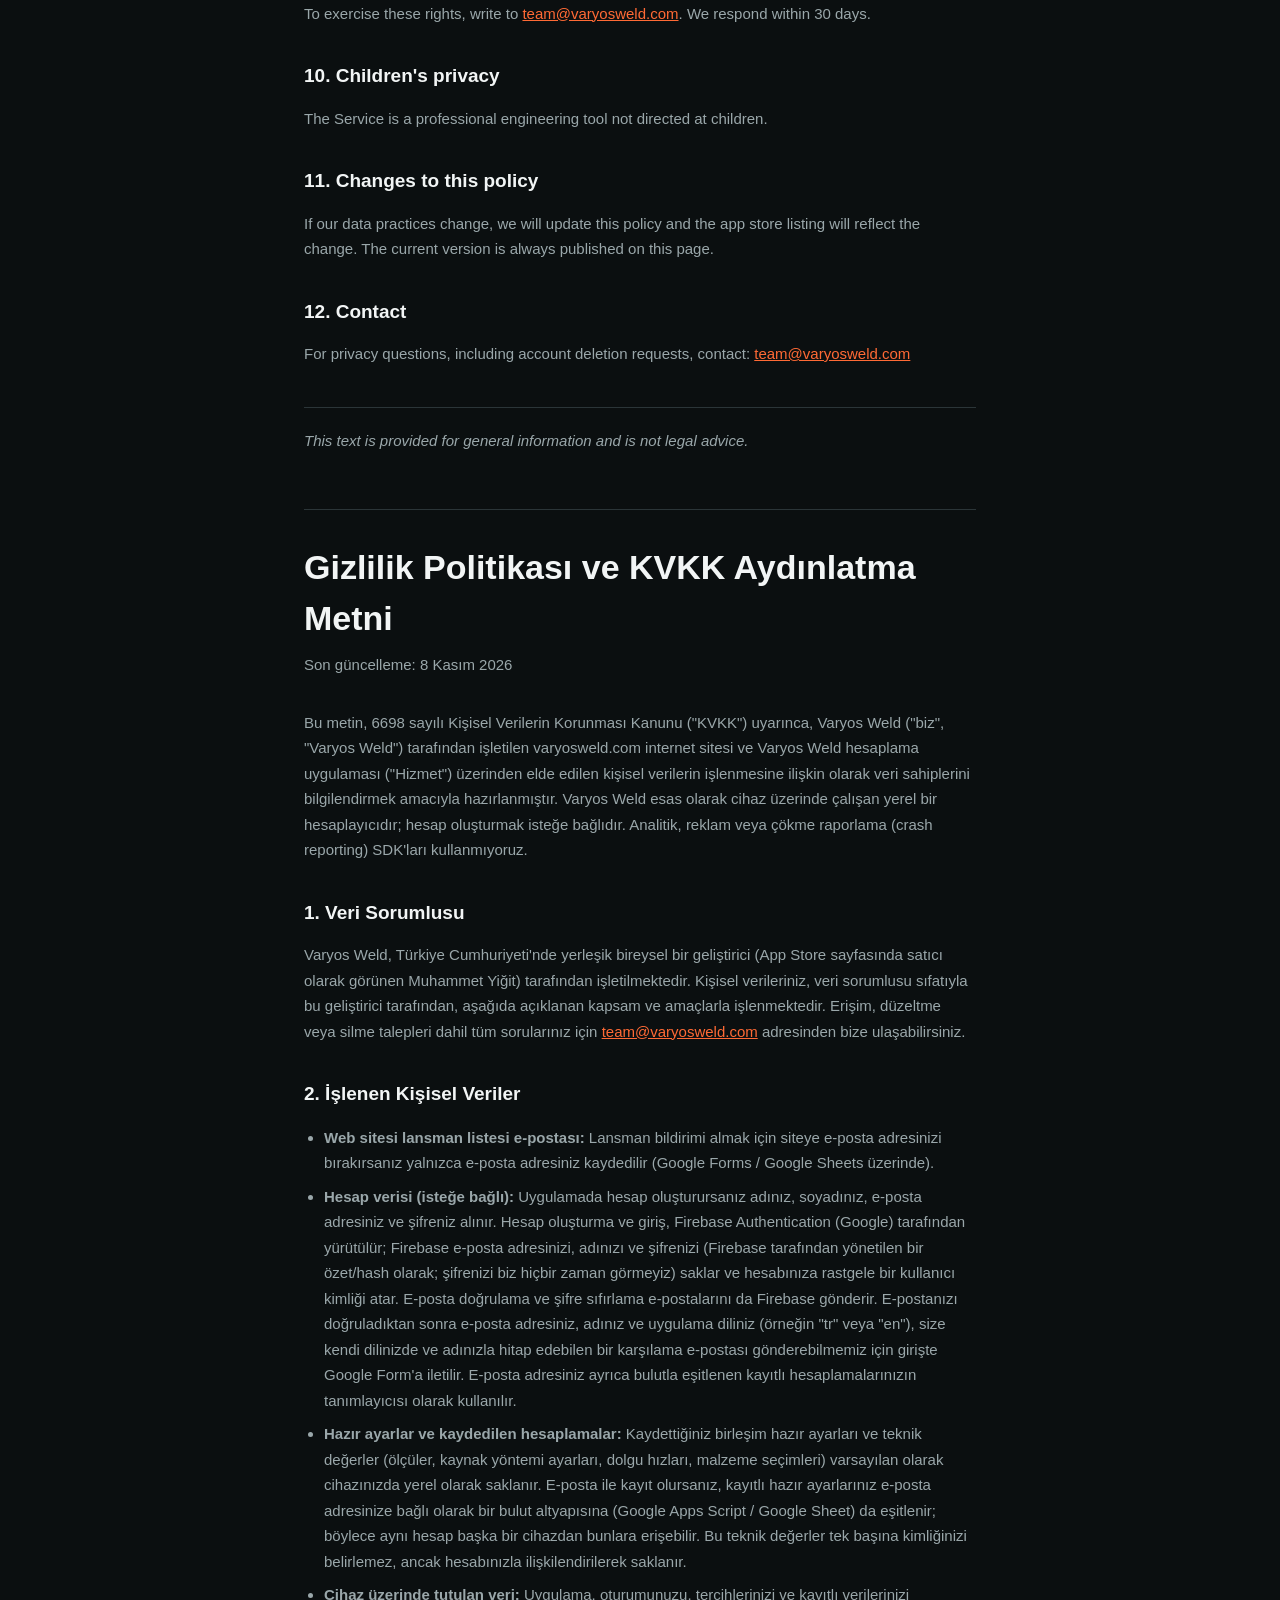
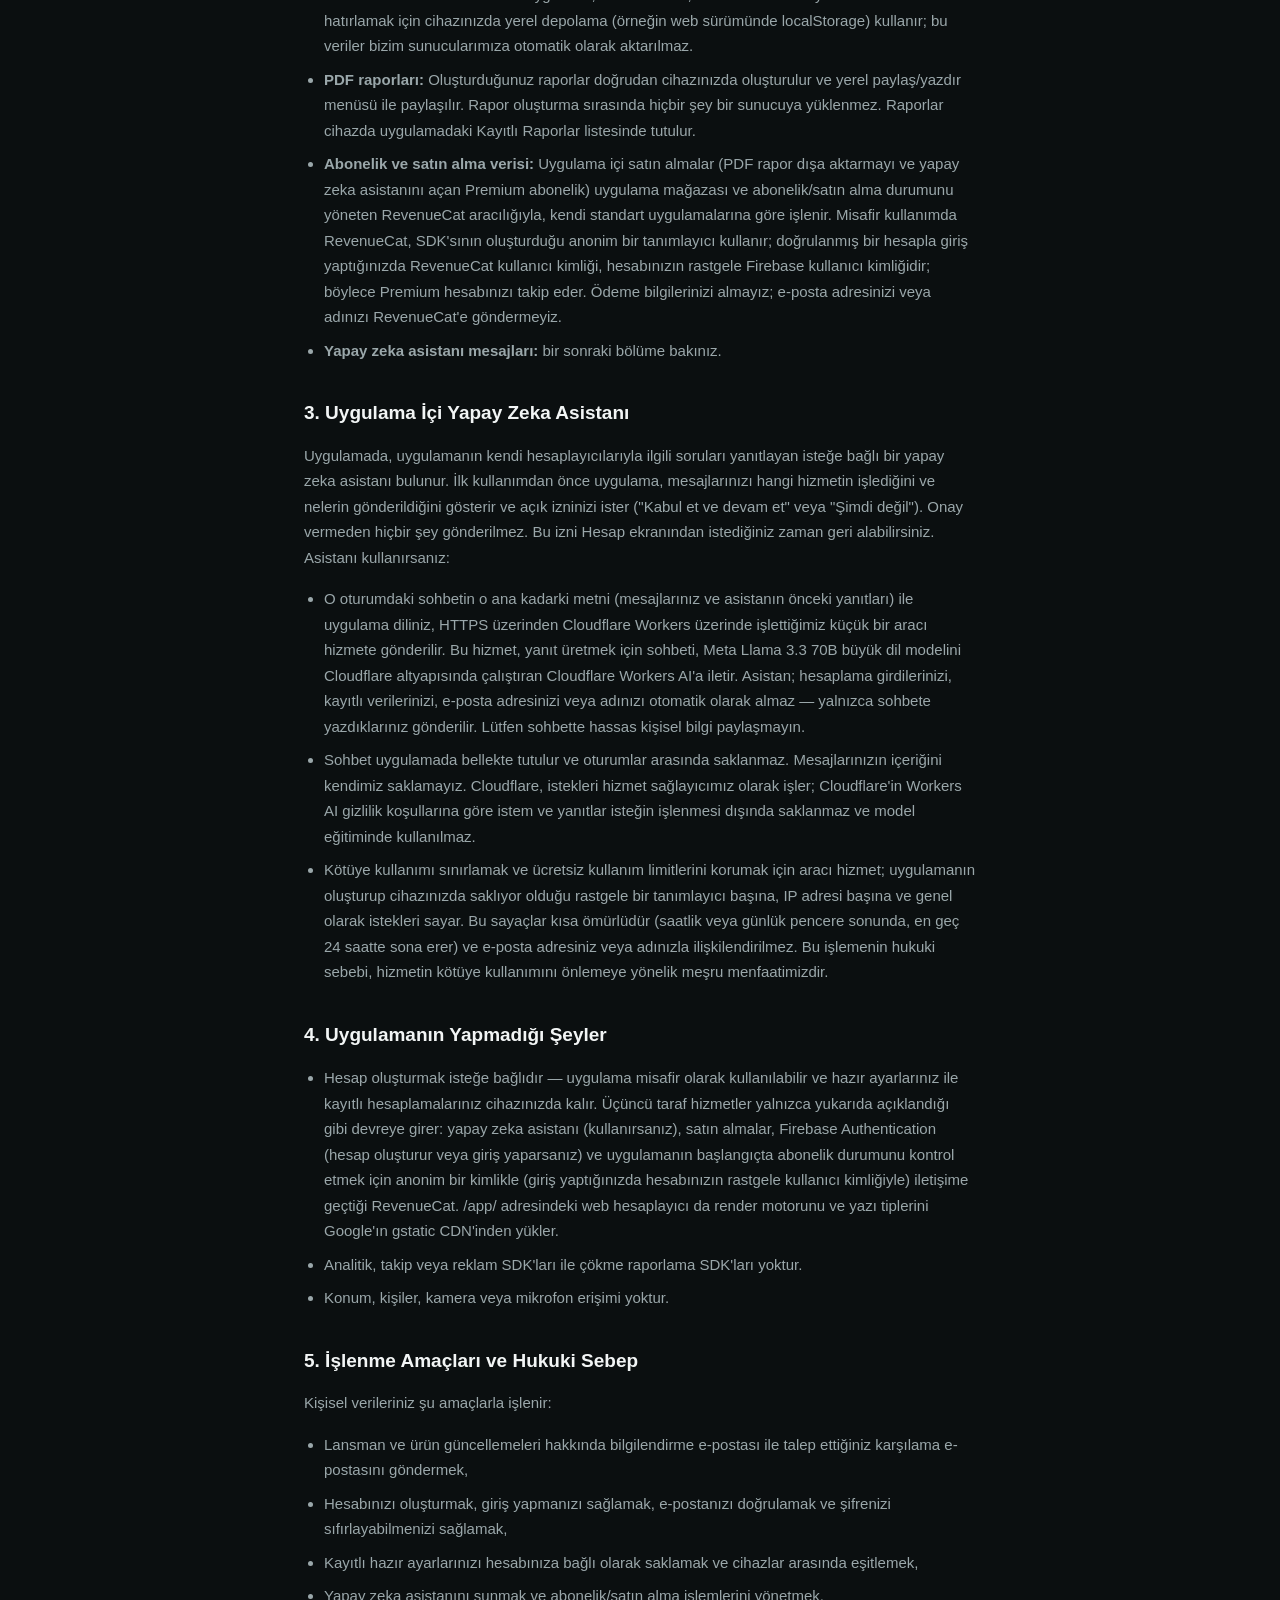
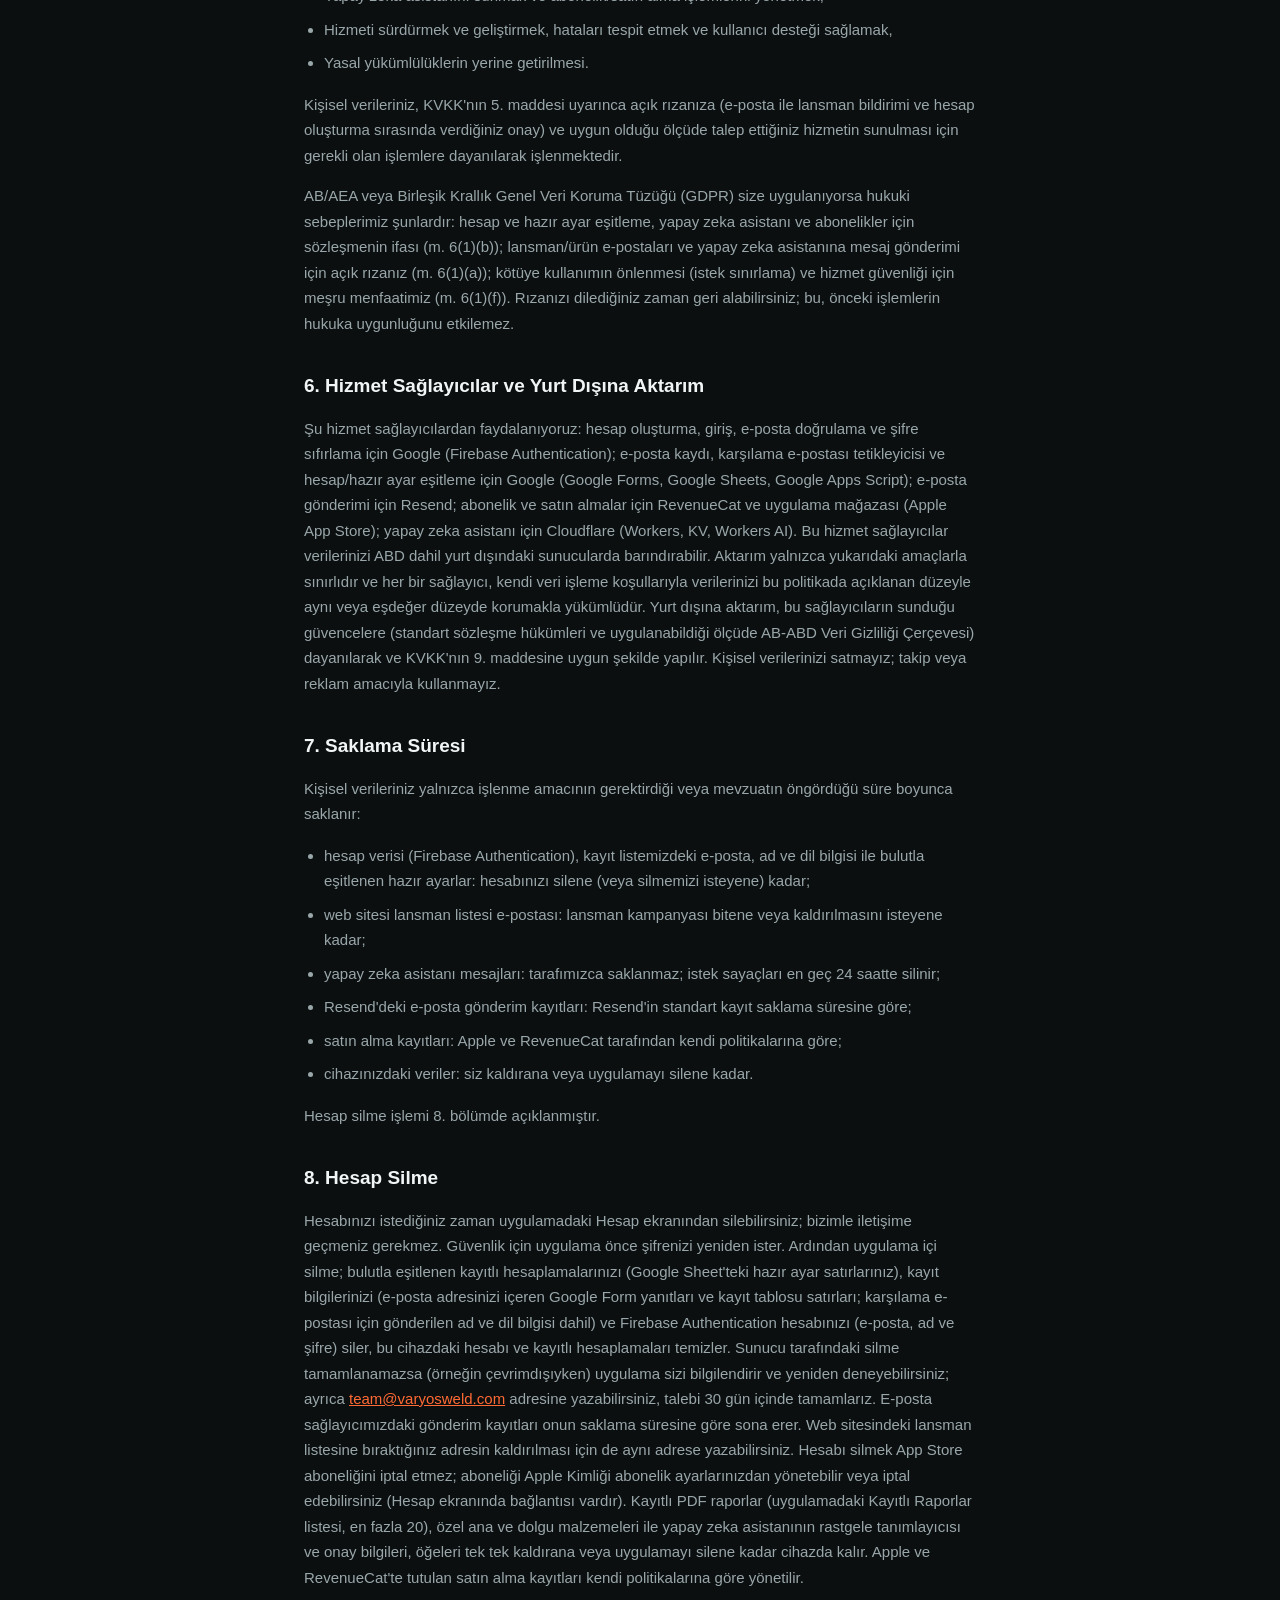
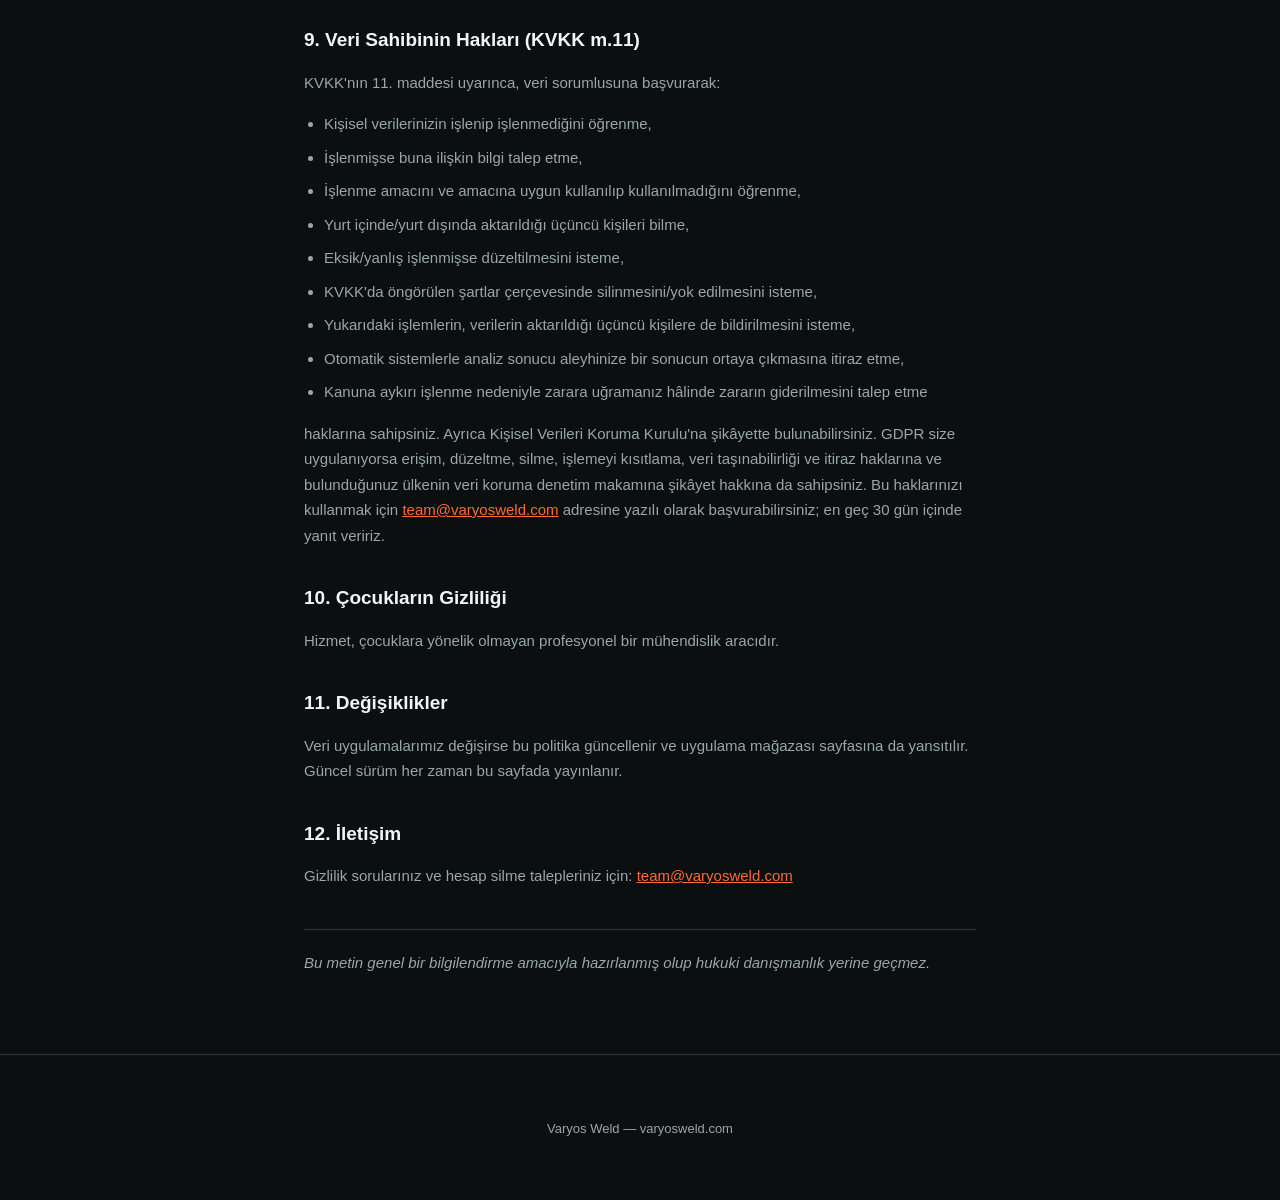
<file: privacy.html>
<!DOCTYPE html>
<html lang="en">
<head>
  <meta charset="UTF-8" />
  <meta name="viewport" content="width=device-width, initial-scale=1.0" />
  <title>Privacy Policy / Gizlilik Politikası — Varyos Weld</title>
  <meta name="description" content="Varyos Weld privacy policy and KVKK notice (English and Türkçe): data we collect, in-app AI assistant, purchases, account deletion, and your rights." />
  <link rel="canonical" href="https://varyosweld.com/privacy.html" />
  <link rel="icon" type="image/svg+xml" href="assets/varyos-mark.svg" />
  <link rel="stylesheet" href="styles.css" />
</head>
<body>
  <header class="site-header">
    <a class="brand" href="/" style="text-decoration:none;color:inherit;">
      <div class="brand-badge">
        <img src="assets/varyos-mark.svg" alt="" width="20" height="20" />
      </div>
      <div class="brand-word">
        <span class="brand-varyos">VARYOS</span>
        <span class="brand-weld">WELD</span>
      </div>
    </a>
  </header>

  <main class="legal-content">
    <a class="legal-back" href="/">← Back to home / Ana sayfaya dön</a>
    <p class="legal-lang"><a href="#english">English</a> | <a href="#turkce">Türkçe</a></p>

    <section class="legal-section" id="english" lang="en">
    <h1>Privacy Policy</h1>
    <p class="legal-updated">Last updated: 2026-11-08</p>

    <p>
      This policy explains how Varyos Weld ("we", "Varyos Weld") handles personal data on the
      varyosweld.com website and in the Varyos Weld calculator app (the "Service"). Varyos Weld is
      primarily a local, on-device calculator. Account registration is optional. We do not use any
      analytics, advertising, or crash-reporting SDKs.
    </p>

    <h2>1. Data controller</h2>
    <p>
      Varyos Weld is operated by an individual developer based in the Republic of Türkiye
      (Muhammet Yiğit, the seller shown on the App Store listing), who is the data controller for the
      data described below. For any privacy question, including access, correction, or deletion
      requests, contact <a href="mailto:team@varyosweld.com">team@varyosweld.com</a>.
    </p>

    <h2>2. What data we process</h2>
    <ul>
      <li>
        <strong>Website launch-list email:</strong> if you leave your email address on the website to
        be notified at launch, only your email address is recorded (in a Google Form / Google Sheet).
      </li>
      <li>
        <strong>Account data (optional):</strong> if you create an account in the app, your first and
        last name, email address and password are collected. Account sign-up and sign-in are handled
        by Firebase Authentication (Google), which stores your email address, your name and your
        password (as a hash managed by Firebase; we never see your password) and assigns your account
        a random user ID. Firebase also sends the email-verification and password-reset emails. After
        you verify your email, your email address, your first name and the app language (for example
        "en" or "tr") are submitted to a Google Form at sign-in so we can send you a welcome email in your
        language that may greet you by first name. Your email is also used as the identifier for your
        cloud-synced saved calculations.
      </li>
      <li>
        <strong>Presets and saved calculations:</strong> joint presets and the technical values you
        save (dimensions, process settings, deposition rates, material choices) are stored locally on
        your device by default. If you register with an email, your saved presets are also synced to a
        cloud backend (a Google Apps Script / Google Sheet) keyed by your email, so the same account
        can retrieve them on another device. On their own these technical values do not identify you,
        but they are stored in association with your account.
      </li>
      <li>
        <strong>On-device storage:</strong> the app uses local storage on your device (for example
        localStorage in the web version) to remember your session, preferences, and saved data. This
        data is not automatically sent to our servers.
      </li>
      <li>
        <strong>PDF reports:</strong> reports you generate are created and shared directly from your
        device using the native share/print sheet. Nothing is uploaded to a server as part of
        generating a report. Reports are kept on the device in the in-app Saved Reports list.
      </li>
      <li>
        <strong>Subscription and purchase data:</strong> in-app purchases (the Premium subscription, which unlocks PDF report export and the AI assistant) are
        processed through the app store and RevenueCat, which manages subscription and purchase status
        for the app, according to its own standard practices. As a guest, RevenueCat uses an anonymous
        identifier generated by its SDK; when you are signed in with a verified account, the RevenueCat
        user ID is your account's random Firebase user ID, so your Premium follows your account. We do
        not receive your payment details, and we do not send your email or name to RevenueCat.
      </li>
      <li>
        <strong>AI assistant messages:</strong> see the next section.
      </li>
    </ul>

    <h2>3. In-app AI assistant</h2>
    <p>
      The app has an optional AI assistant that answers questions about the app's own calculators.
      Before first use, the app tells you which service processes your messages and what is sent, and
      asks for your explicit permission ("Agree &amp; continue" or "Not now"). Nothing is sent until you
      agree. You can withdraw this permission at any time from the Account screen. If you use the
      assistant:
    </p>
    <ul>
      <li>
        The text of your conversation so far (your messages and the assistant's earlier replies in that
        session) and your app language are sent over HTTPS to a small proxy service that we operate on
        Cloudflare Workers. That proxy forwards the conversation to Cloudflare Workers AI, which runs the
        Meta Llama 3.3 70B large language model on Cloudflare's infrastructure, to generate the reply. The assistant does not
        automatically receive your calculation inputs, saved data, email address, or name — only what
        you type into the chat. Please do not share sensitive personal information in the chat.
      </li>
      <li>
        The conversation is kept in memory in the app and is not saved between sessions. We do not store
        the content of your messages ourselves. Cloudflare processes the requests as our service
        provider; according to Cloudflare's Workers AI privacy terms, prompts and replies are not stored
        by Cloudflare beyond processing the request and are not used to train models.
      </li>
      <li>
        To limit abuse and protect free usage limits, the proxy counts requests per a random
        identifier that the app generates and stores on your device, per IP address, and overall. These
        counters are short-lived (they expire after the hourly or daily window, at most 24 hours) and
        are not linked to your email or name. Our legal basis for this is our legitimate interest in
        preventing abuse of the service.
      </li>
    </ul>

    <h2>4. What the app does not do</h2>
    <ul>
      <li>Account creation is optional — the app is usable as a guest, with your presets and saved calculations staying on your device. Third-party services are involved only as described above: the AI assistant (if you use it), purchases, Firebase Authentication (if you create an account or sign in), and RevenueCat, which the app contacts at launch to check subscription status using an anonymous ID (or your account's random user ID when you are signed in). The web calculator at /app/ also loads its rendering engine and fonts from Google's gstatic CDN.</li>
      <li>No analytics, tracking, or advertising SDKs, and no crash-reporting SDKs.</li>
      <li>No access to your location, contacts, camera, or microphone.</li>
    </ul>

    <h2>5. Purposes and legal basis</h2>
    <p>We use personal data to:</p>
    <ul>
      <li>send launch and product-update emails and the welcome email you request,</li>
      <li>create your account, sign you in, verify your email and let you reset your password,</li>
      <li>store your saved presets against your account and sync them across your devices,</li>
      <li>provide the AI assistant and manage subscriptions/purchases,</li>
      <li>maintain and improve the Service, fix errors, and provide support,</li>
      <li>meet legal obligations.</li>
    </ul>
    <p>
      Under Turkish Law No. 6698 on the Protection of Personal Data ("KVKK"), Article 5, we rely on
      your explicit consent (for example the consent you give when you sign up for launch emails or
      create an account) and, where applicable, on what is necessary to provide the service you
      requested.
    </p>
    <p>
      If the EU/EEA or UK General Data Protection Regulation (GDPR) applies to you, our legal bases
      are: performance of a contract (Art. 6(1)(b)) for account and preset sync, the AI assistant and
      subscriptions; your consent (Art. 6(1)(a)) for launch and product-update emails and for sending
      messages to the AI assistant; and our legitimate interests (Art. 6(1)(f)) for abuse prevention
      (rate limiting) and keeping the Service secure. You can withdraw consent at any time without
      affecting the lawfulness of earlier processing.
    </p>

    <h2>6. Service providers and international transfers</h2>
    <p>
      We rely on: Google (Firebase Authentication) for account sign-up, sign-in, email verification
      and password reset; Google (Google Forms, Google Sheets, Google Apps Script) for email signup,
      the welcome email trigger and account/preset sync; Resend for sending emails; RevenueCat and the app store (Apple App Store)
      for subscriptions and purchases; and Cloudflare (Workers, KV, Workers AI) for the AI assistant. These
      providers may host data on servers outside your country, including in the United States.
      Sharing with them is limited to the purposes above, and each of them is bound by its own
      data-processing terms to protect your data with the same or an equivalent level of protection as
      described in this policy. Transfers abroad rely on the safeguards these providers offer (such as
      standard contractual clauses and, where applicable, the EU-U.S. Data Privacy Framework) and are
      carried out in line with KVKK Article 9. We do not sell personal data and we do not use your
      data for tracking or advertising.
    </p>

    <h2>7. Data retention</h2>
    <p>
      We keep personal data only as long as needed for the purposes above or as required by law:
    </p>
    <ul>
      <li>account data (Firebase Authentication), registered email, first name and language in our sign-up records, and cloud-synced presets: until you delete your account (or ask us to);</li>
      <li>website launch-list email: until the launch campaign ends or you ask us to remove it;</li>
      <li>AI assistant messages: not stored by us; rate-limit counters expire within 24 hours;</li>
      <li>email-delivery logs at Resend: according to Resend's standard log retention;</li>
      <li>purchase records: kept by Apple and RevenueCat under their own policies;</li>
      <li>data on your device: until you remove it or delete the app.</li>
    </ul>
    <p>
      Account deletion is described in section 8.
    </p>

    <h2>8. Account deletion</h2>
    <p>
      You can delete your account at any time from the Account screen in the app; you do not need to
      contact us. For security the app first asks for your password again. In-app deletion then
      removes your synced saved calculations (your preset rows in our Google Sheet), your sign-up
      records (the Google Form responses and sign-up sheet rows with your email, including the first
      name and language sent for the welcome email), and your Firebase Authentication account (email,
      name and password), and clears the account and saved calculations on this device. If the server-side deletion does not complete (for example, while you are offline), the
      app tells you and you can retry; you can also email
      <a href="mailto:team@varyosweld.com">team@varyosweld.com</a> and we will complete the request
      within 30 days. Email-delivery logs held by our email provider expire under its own retention
      schedule. To remove an address you left on the website launch list, email us at the same
      address. Deleting your account does not cancel an App Store subscription; manage or cancel it
      in your Apple ID subscription settings (the Account screen links there). Saved PDF reports (the
      in-app Saved Reports list, up to 20), custom base and filler materials, and the AI assistant's
      random identifier and consent flags stay on the device until you remove the items individually
      or delete the app. Purchase records held by Apple and RevenueCat are
      managed under their own policies.
    </p>

    <h2>9. Your rights (KVKK Article 11)</h2>
    <p>Under KVKK Article 11 you have the right to contact us and:</p>
    <ul>
      <li>learn whether your personal data is processed,</li>
      <li>request information if it has been processed,</li>
      <li>learn the purpose of processing and whether it is used accordingly,</li>
      <li>know the third parties to whom your data is transferred, in Turkey or abroad,</li>
      <li>request correction if data is incomplete or inaccurate,</li>
      <li>request deletion or destruction of your data under the conditions set by KVKK,</li>
      <li>request that these actions be notified to third parties to whom data was transferred,</li>
      <li>object to an outcome against you resulting solely from automated analysis,</li>
      <li>claim compensation if you suffer damage due to unlawful processing.</li>
    </ul>
    <p>
      If the GDPR applies to you, you also have the rights of access, rectification, erasure,
      restriction of processing, data portability and objection, and the right to lodge a complaint
      with your local data-protection supervisory authority. In Türkiye you may also apply to the
      Personal Data Protection Board (KVKK Kurulu).
    </p>
    <p>
      To exercise these rights, write to
      <a href="mailto:team@varyosweld.com">team@varyosweld.com</a>. We respond within 30 days.
    </p>

    <h2>10. Children's privacy</h2>
    <p>The Service is a professional engineering tool not directed at children.</p>

    <h2>11. Changes to this policy</h2>
    <p>
      If our data practices change, we will update this policy and the app store listing will reflect
      the change. The current version is always published on this page.
    </p>

    <h2>12. Contact</h2>
    <p>
      For privacy questions, including account deletion requests, contact:
      <a href="mailto:team@varyosweld.com">team@varyosweld.com</a>
    </p>

    <p class="legal-disclaimer">
      This text is provided for general information and is not legal advice.
    </p>
    </section>

    <section class="legal-section" id="turkce" lang="tr">
    <h1>Gizlilik Politikası ve KVKK Aydınlatma Metni</h1>
    <p class="legal-updated">Son güncelleme: 8 Kasım 2026</p>

    <p>
      Bu metin, 6698 sayılı Kişisel Verilerin Korunması Kanunu ("KVKK") uyarınca, Varyos Weld
      ("biz", "Varyos Weld") tarafından işletilen varyosweld.com internet sitesi ve Varyos Weld
      hesaplama uygulaması ("Hizmet") üzerinden elde edilen kişisel verilerin işlenmesine ilişkin
      olarak veri sahiplerini bilgilendirmek amacıyla hazırlanmıştır. Varyos Weld esas olarak
      cihaz üzerinde çalışan yerel bir hesaplayıcıdır; hesap oluşturmak isteğe bağlıdır.
      Analitik, reklam veya çökme raporlama (crash reporting) SDK'ları kullanmıyoruz.
    </p>

    <h2>1. Veri Sorumlusu</h2>
    <p>
      Varyos Weld, Türkiye Cumhuriyeti'nde yerleşik bireysel bir geliştirici (App Store sayfasında
      satıcı olarak görünen Muhammet Yiğit) tarafından işletilmektedir. Kişisel verileriniz, veri
      sorumlusu sıfatıyla bu geliştirici tarafından, aşağıda açıklanan kapsam ve amaçlarla
      işlenmektedir. Erişim, düzeltme veya silme talepleri dahil tüm sorularınız için
      <a href="mailto:team@varyosweld.com">team@varyosweld.com</a> adresinden bize ulaşabilirsiniz.
    </p>

    <h2>2. İşlenen Kişisel Veriler</h2>
    <ul>
      <li>
        <strong>Web sitesi lansman listesi e-postası:</strong> Lansman bildirimi almak için siteye
        e-posta adresinizi bırakırsanız yalnızca e-posta adresiniz kaydedilir (Google Forms / Google
        Sheets üzerinde).
      </li>
      <li>
        <strong>Hesap verisi (isteğe bağlı):</strong> Uygulamada hesap oluşturursanız adınız, soyadınız,
        e-posta adresiniz ve şifreniz alınır. Hesap oluşturma ve giriş, Firebase Authentication
        (Google) tarafından yürütülür; Firebase e-posta adresinizi, adınızı ve şifrenizi (Firebase
        tarafından yönetilen bir özet/hash olarak; şifrenizi biz hiçbir zaman görmeyiz) saklar ve
        hesabınıza rastgele bir kullanıcı kimliği atar. E-posta doğrulama ve şifre sıfırlama
        e-postalarını da Firebase gönderir. E-postanızı doğruladıktan sonra e-posta adresiniz, adınız
        ve uygulama diliniz (örneğin "tr" veya "en"), size kendi dilinizde ve adınızla hitap edebilen
        bir karşılama e-postası gönderebilmemiz için girişte Google Form'a iletilir. E-posta adresiniz
        ayrıca bulutla eşitlenen kayıtlı hesaplamalarınızın tanımlayıcısı olarak kullanılır.
      </li>
      <li>
        <strong>Hazır ayarlar ve kaydedilen hesaplamalar:</strong> Kaydettiğiniz birleşim hazır ayarları ve
        teknik değerler (ölçüler, kaynak yöntemi ayarları, dolgu hızları, malzeme seçimleri) varsayılan
        olarak cihazınızda yerel olarak saklanır. E-posta ile kayıt olursanız, kayıtlı hazır ayarlarınız
        e-posta adresinize bağlı olarak bir bulut altyapısına (Google Apps Script / Google Sheet) da
        eşitlenir; böylece aynı hesap başka bir cihazdan bunlara erişebilir. Bu teknik değerler tek
        başına kimliğinizi belirlemez, ancak hesabınızla ilişkilendirilerek saklanır.
      </li>
      <li>
        <strong>Cihaz üzerinde tutulan veri:</strong> Uygulama, oturumunuzu, tercihlerinizi ve kayıtlı
        verilerinizi hatırlamak için cihazınızda yerel depolama (örneğin web sürümünde localStorage)
        kullanır; bu veriler bizim sunucularımıza otomatik olarak aktarılmaz.
      </li>
      <li>
        <strong>PDF raporları:</strong> Oluşturduğunuz raporlar doğrudan cihazınızda oluşturulur ve
        yerel paylaş/yazdır menüsü ile paylaşılır. Rapor oluşturma sırasında hiçbir şey bir
        sunucuya yüklenmez. Raporlar cihazda uygulamadaki Kayıtlı Raporlar listesinde tutulur.
      </li>
      <li>
        <strong>Abonelik ve satın alma verisi:</strong> Uygulama içi satın almalar (PDF rapor dışa aktarmayı ve
        yapay zeka asistanını açan Premium abonelik) uygulama mağazası ve abonelik/satın alma durumunu
        yöneten RevenueCat aracılığıyla, kendi standart uygulamalarına göre işlenir. Misafir
        kullanımda RevenueCat, SDK'sının oluşturduğu anonim bir tanımlayıcı kullanır; doğrulanmış bir
        hesapla giriş yaptığınızda RevenueCat kullanıcı kimliği, hesabınızın rastgele Firebase
        kullanıcı kimliğidir; böylece Premium hesabınızı takip eder. Ödeme bilgilerinizi almayız;
        e-posta adresinizi veya adınızı RevenueCat'e göndermeyiz.
      </li>
      <li>
        <strong>Yapay zeka asistanı mesajları:</strong> bir sonraki bölüme bakınız.
      </li>
    </ul>

    <h2>3. Uygulama İçi Yapay Zeka Asistanı</h2>
    <p>
      Uygulamada, uygulamanın kendi hesaplayıcılarıyla ilgili soruları yanıtlayan isteğe bağlı bir
      yapay zeka asistanı bulunur. İlk kullanımdan önce uygulama, mesajlarınızı hangi hizmetin
      işlediğini ve nelerin gönderildiğini gösterir ve açık izninizi ister ("Kabul et ve devam et" veya
      "Şimdi değil"). Onay vermeden hiçbir şey gönderilmez. Bu izni Hesap ekranından istediğiniz zaman
      geri alabilirsiniz. Asistanı kullanırsanız:
    </p>
    <ul>
      <li>
        O oturumdaki sohbetin o ana kadarki metni (mesajlarınız ve asistanın önceki yanıtları) ile
        uygulama diliniz, HTTPS üzerinden Cloudflare Workers üzerinde işlettiğimiz küçük bir aracı
        hizmete gönderilir. Bu hizmet, yanıt üretmek için sohbeti, Meta Llama 3.3 70B büyük dil modelini
        Cloudflare altyapısında çalıştıran Cloudflare Workers AI'a iletir. Asistan; hesaplama girdilerinizi,
        kayıtlı verilerinizi, e-posta adresinizi veya adınızı otomatik olarak almaz — yalnızca
        sohbete yazdıklarınız gönderilir. Lütfen sohbette hassas kişisel bilgi paylaşmayın.
      </li>
      <li>
        Sohbet uygulamada bellekte tutulur ve oturumlar arasında saklanmaz. Mesajlarınızın içeriğini
        kendimiz saklamayız. Cloudflare, istekleri hizmet sağlayıcımız olarak işler; Cloudflare'in Workers AI gizlilik
        koşullarına göre istem ve yanıtlar isteğin işlenmesi dışında saklanmaz ve model eğitiminde
        kullanılmaz.
      </li>
      <li>
        Kötüye kullanımı sınırlamak ve ücretsiz kullanım limitlerini korumak için aracı hizmet;
        uygulamanın oluşturup cihazınızda saklıyor olduğu rastgele bir tanımlayıcı başına, IP
        adresi başına ve genel olarak istekleri sayar. Bu sayaçlar kısa ömürlüdür (saatlik veya
        günlük pencere sonunda, en geç 24 saatte sona erer) ve e-posta adresiniz veya adınızla
        ilişkilendirilmez. Bu işlemenin hukuki sebebi, hizmetin kötüye kullanımını önlemeye yönelik
        meşru menfaatimizdir.
      </li>
    </ul>

    <h2>4. Uygulamanın Yapmadığı Şeyler</h2>
    <ul>
      <li>Hesap oluşturmak isteğe bağlıdır — uygulama misafir olarak kullanılabilir ve hazır ayarlarınız ile kayıtlı hesaplamalarınız cihazınızda kalır. Üçüncü taraf hizmetler yalnızca yukarıda açıklandığı gibi devreye girer: yapay zeka asistanı (kullanırsanız), satın almalar, Firebase Authentication (hesap oluşturur veya giriş yaparsanız) ve uygulamanın başlangıçta abonelik durumunu kontrol etmek için anonim bir kimlikle (giriş yaptığınızda hesabınızın rastgele kullanıcı kimliğiyle) iletişime geçtiği RevenueCat. /app/ adresindeki web hesaplayıcı da render motorunu ve yazı tiplerini Google'ın gstatic CDN'inden yükler.</li>
      <li>Analitik, takip veya reklam SDK'ları ile çökme raporlama SDK'ları yoktur.</li>
      <li>Konum, kişiler, kamera veya mikrofon erişimi yoktur.</li>
    </ul>

    <h2>5. İşlenme Amaçları ve Hukuki Sebep</h2>
    <p>Kişisel verileriniz şu amaçlarla işlenir:</p>
    <ul>
      <li>Lansman ve ürün güncellemeleri hakkında bilgilendirme e-postası ile talep ettiğiniz karşılama e-postasını göndermek,</li>
      <li>Hesabınızı oluşturmak, giriş yapmanızı sağlamak, e-postanızı doğrulamak ve şifrenizi sıfırlayabilmenizi sağlamak,</li>
      <li>Kayıtlı hazır ayarlarınızı hesabınıza bağlı olarak saklamak ve cihazlar arasında eşitlemek,</li>
      <li>Yapay zeka asistanını sunmak ve abonelik/satın alma işlemlerini yönetmek,</li>
      <li>Hizmeti sürdürmek ve geliştirmek, hataları tespit etmek ve kullanıcı desteği sağlamak,</li>
      <li>Yasal yükümlülüklerin yerine getirilmesi.</li>
    </ul>
    <p>
      Kişisel verileriniz, KVKK'nın 5. maddesi uyarınca açık rızanıza (e-posta ile lansman
      bildirimi ve hesap oluşturma sırasında verdiğiniz onay) ve uygun olduğu ölçüde talep ettiğiniz
      hizmetin sunulması için gerekli olan işlemlere dayanılarak işlenmektedir.
    </p>
    <p>
      AB/AEA veya Birleşik Krallık Genel Veri Koruma Tüzüğü (GDPR) size uygulanıyorsa hukuki
      sebeplerimiz şunlardır: hesap ve hazır ayar eşitleme, yapay zeka asistanı ve abonelikler için
      sözleşmenin ifası (m. 6(1)(b)); lansman/ürün e-postaları ve yapay zeka asistanına mesaj gönderimi
      için açık rızanız (m. 6(1)(a)); kötüye kullanımın önlenmesi (istek sınırlama) ve hizmet güvenliği
      için meşru menfaatimiz (m. 6(1)(f)). Rızanızı dilediğiniz zaman geri alabilirsiniz; bu, önceki
      işlemlerin hukuka uygunluğunu etkilemez.
    </p>

    <h2>6. Hizmet Sağlayıcılar ve Yurt Dışına Aktarım</h2>
    <p>
      Şu hizmet sağlayıcılardan faydalanıyoruz: hesap oluşturma, giriş, e-posta doğrulama ve şifre
      sıfırlama için Google (Firebase Authentication); e-posta kaydı, karşılama e-postası tetikleyicisi
      ve hesap/hazır ayar eşitleme için Google (Google Forms, Google Sheets, Google Apps Script); e-posta gönderimi için Resend; abonelik ve satın
      almalar için RevenueCat ve uygulama mağazası (Apple App Store); yapay zeka asistanı için
      Cloudflare (Workers, KV, Workers AI). Bu hizmet sağlayıcılar verilerinizi ABD dahil yurt
      dışındaki sunucularda barındırabilir. Aktarım yalnızca yukarıdaki amaçlarla sınırlıdır ve her
      bir sağlayıcı, kendi veri işleme koşullarıyla verilerinizi bu politikada açıklanan düzeyle aynı
      veya eşdeğer düzeyde korumakla yükümlüdür. Yurt dışına aktarım, bu sağlayıcıların sunduğu
      güvencelere (standart sözleşme hükümleri ve uygulanabildiği ölçüde AB-ABD Veri Gizliliği
      Çerçevesi) dayanılarak ve KVKK'nın 9. maddesine uygun şekilde yapılır. Kişisel verilerinizi
      satmayız; takip veya reklam amacıyla kullanmayız.
    </p>

    <h2>7. Saklama Süresi</h2>
    <p>
      Kişisel verileriniz yalnızca işlenme amacının gerektirdiği veya mevzuatın öngördüğü süre
      boyunca saklanır:
    </p>
    <ul>
      <li>hesap verisi (Firebase Authentication), kayıt listemizdeki e-posta, ad ve dil bilgisi ile bulutla eşitlenen hazır ayarlar: hesabınızı silene (veya silmemizi isteyene) kadar;</li>
      <li>web sitesi lansman listesi e-postası: lansman kampanyası bitene veya kaldırılmasını isteyene kadar;</li>
      <li>yapay zeka asistanı mesajları: tarafımızca saklanmaz; istek sayaçları en geç 24 saatte silinir;</li>
      <li>Resend'deki e-posta gönderim kayıtları: Resend'in standart kayıt saklama süresine göre;</li>
      <li>satın alma kayıtları: Apple ve RevenueCat tarafından kendi politikalarına göre;</li>
      <li>cihazınızdaki veriler: siz kaldırana veya uygulamayı silene kadar.</li>
    </ul>
    <p>
      Hesap silme işlemi 8. bölümde açıklanmıştır.
    </p>

    <h2>8. Hesap Silme</h2>
    <p>
      Hesabınızı istediğiniz zaman uygulamadaki Hesap ekranından silebilirsiniz; bizimle iletişime
      geçmeniz gerekmez. Güvenlik için uygulama önce şifrenizi yeniden ister. Ardından uygulama içi
      silme; bulutla eşitlenen kayıtlı hesaplamalarınızı (Google Sheet'teki hazır ayar satırlarınız),
      kayıt bilgilerinizi (e-posta adresinizi içeren Google Form yanıtları ve kayıt tablosu satırları;
      karşılama e-postası için gönderilen ad ve dil bilgisi dahil) ve Firebase Authentication
      hesabınızı (e-posta, ad ve şifre) siler, bu cihazdaki hesabı ve kayıtlı hesaplamaları temizler. Sunucu tarafındaki silme tamamlanamazsa (örneğin çevrimdışıyken)
      uygulama sizi bilgilendirir ve yeniden deneyebilirsiniz; ayrıca
      <a href="mailto:team@varyosweld.com">team@varyosweld.com</a> adresine yazabilirsiniz, talebi 30 gün
      içinde tamamlarız. E-posta sağlayıcımızdaki gönderim kayıtları onun saklama süresine göre sona
      erer. Web sitesindeki lansman listesine bıraktığınız adresin kaldırılması için de aynı adrese
      yazabilirsiniz. Hesabı silmek App Store aboneliğini iptal etmez; aboneliği Apple Kimliği abonelik
      ayarlarınızdan yönetebilir veya iptal edebilirsiniz (Hesap ekranında bağlantısı vardır). Kayıtlı PDF raporlar (uygulamadaki Kayıtlı Raporlar listesi, en fazla 20), özel
      ana ve dolgu malzemeleri ile yapay zeka asistanının rastgele tanımlayıcısı ve onay bilgileri,
      öğeleri tek tek kaldırana veya uygulamayı silene kadar cihazda kalır.
      Apple ve RevenueCat'te tutulan satın alma kayıtları kendi politikalarına göre yönetilir.
    </p>

    <h2>9. Veri Sahibinin Hakları (KVKK m.11)</h2>
    <p>KVKK'nın 11. maddesi uyarınca, veri sorumlusuna başvurarak:</p>
    <ul>
      <li>Kişisel verilerinizin işlenip işlenmediğini öğrenme,</li>
      <li>İşlenmişse buna ilişkin bilgi talep etme,</li>
      <li>İşlenme amacını ve amacına uygun kullanılıp kullanılmadığını öğrenme,</li>
      <li>Yurt içinde/yurt dışında aktarıldığı üçüncü kişileri bilme,</li>
      <li>Eksik/yanlış işlenmişse düzeltilmesini isteme,</li>
      <li>KVKK'da öngörülen şartlar çerçevesinde silinmesini/yok edilmesini isteme,</li>
      <li>Yukarıdaki işlemlerin, verilerin aktarıldığı üçüncü kişilere de bildirilmesini isteme,</li>
      <li>Otomatik sistemlerle analiz sonucu aleyhinize bir sonucun ortaya çıkmasına itiraz etme,</li>
      <li>Kanuna aykırı işlenme nedeniyle zarara uğramanız hâlinde zararın giderilmesini talep etme</li>
    </ul>
    <p>
      haklarına sahipsiniz. Ayrıca Kişisel Verileri Koruma Kurulu'na şikâyette bulunabilirsiniz.
      GDPR size uygulanıyorsa erişim, düzeltme, silme, işlemeyi kısıtlama, veri taşınabilirliği ve
      itiraz haklarına ve bulunduğunuz ülkenin veri koruma denetim makamına şikâyet hakkına da
      sahipsiniz. Bu haklarınızı kullanmak için
      <a href="mailto:team@varyosweld.com">team@varyosweld.com</a> adresine yazılı olarak
      başvurabilirsiniz; en geç 30 gün içinde yanıt veririz.
    </p>

    <h2>10. Çocukların Gizliliği</h2>
    <p>Hizmet, çocuklara yönelik olmayan profesyonel bir mühendislik aracıdır.</p>

    <h2>11. Değişiklikler</h2>
    <p>
      Veri uygulamalarımız değişirse bu politika güncellenir ve uygulama mağazası sayfasına da
      yansıtılır. Güncel sürüm her zaman bu sayfada yayınlanır.
    </p>

    <h2>12. İletişim</h2>
    <p>
      Gizlilik sorularınız ve hesap silme talepleriniz için:
      <a href="mailto:team@varyosweld.com">team@varyosweld.com</a>
    </p>

    <p class="legal-disclaimer">
      Bu metin genel bir bilgilendirme amacıyla hazırlanmış olup hukuki danışmanlık yerine
      geçmez.
    </p>
    </section>
  </main>

  <footer class="site-footer">
    <p class="footer-brand">Varyos Weld — varyosweld.com</p>
  </footer>
</body>
</html>
</file>
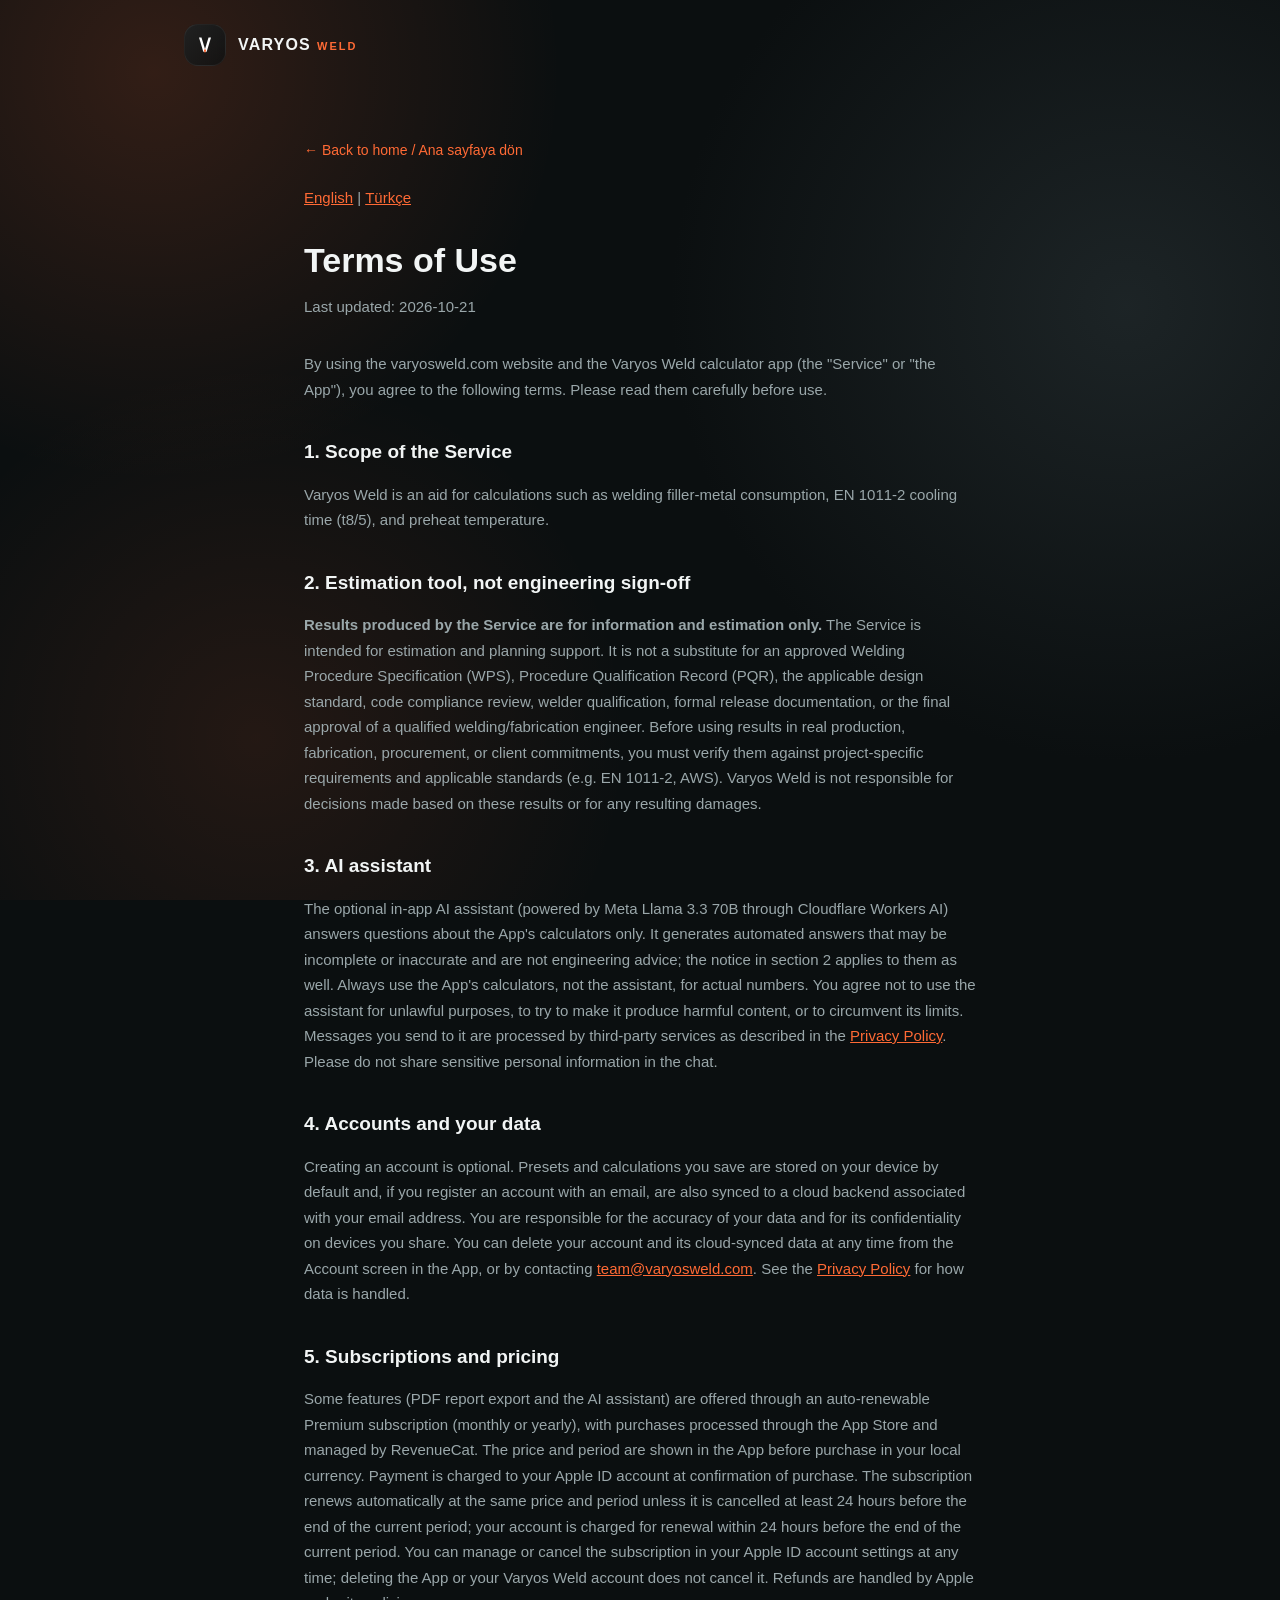
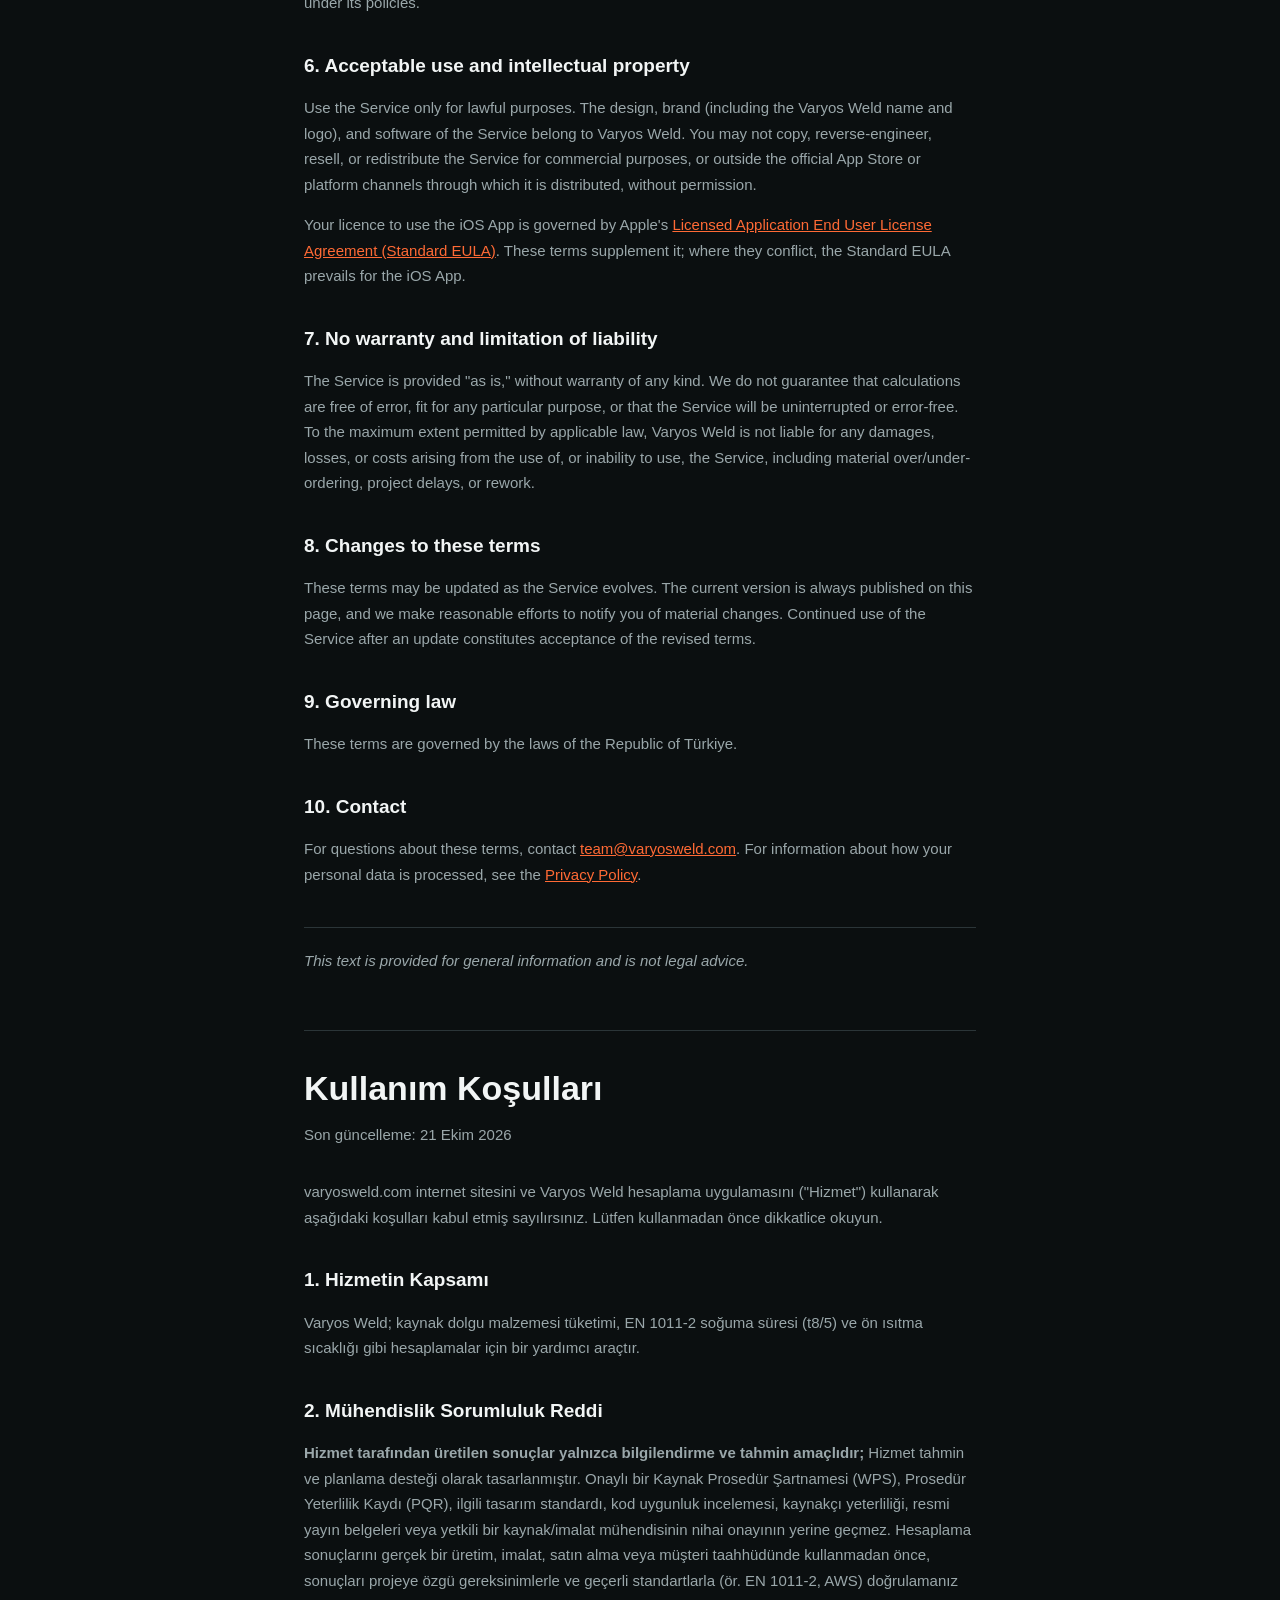
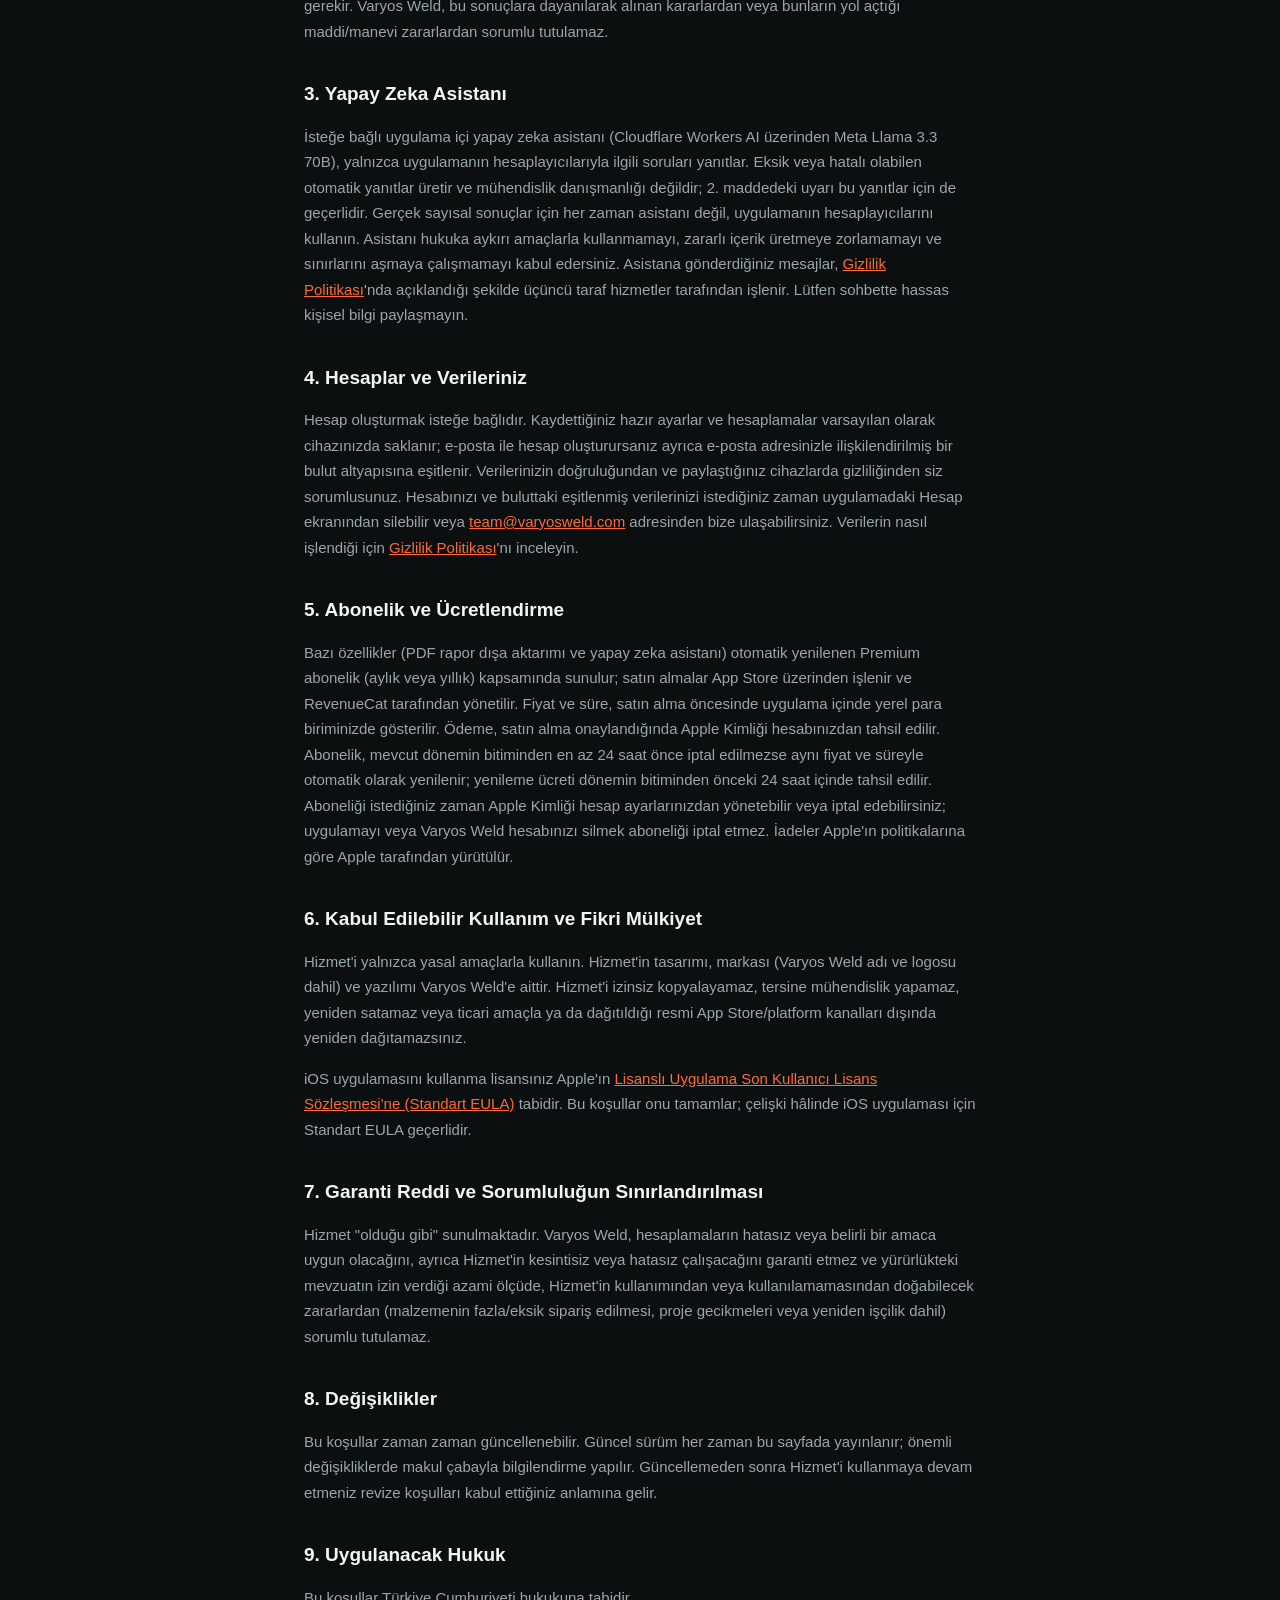
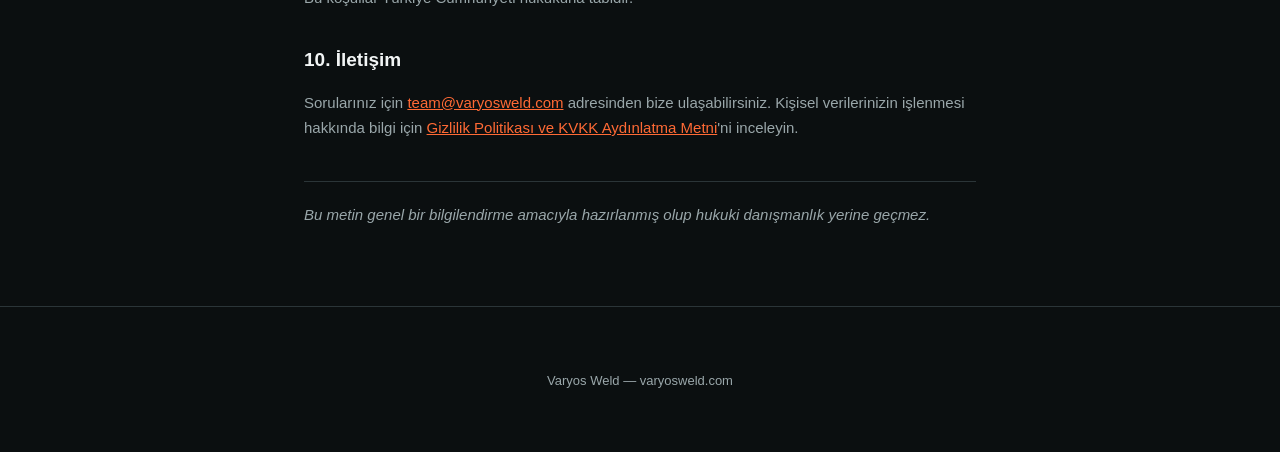
<file: terms.html>
<!DOCTYPE html>
<html lang="en">
<head>
  <meta charset="UTF-8" />
  <meta name="viewport" content="width=device-width, initial-scale=1.0" />
  <title>Terms of Use / Kullanım Koşulları — Varyos Weld</title>
  <meta name="description" content="Varyos Weld terms of use (English and Türkçe): estimation-tool disclaimer, accounts, subscriptions, AI assistant, and liability." />
  <link rel="canonical" href="https://varyosweld.com/terms.html" />
  <link rel="icon" type="image/svg+xml" href="assets/varyos-mark.svg" />
  <link rel="stylesheet" href="styles.css" />
</head>
<body>
  <header class="site-header">
    <a class="brand" href="/" style="text-decoration:none;color:inherit;">
      <div class="brand-badge">
        <img src="assets/varyos-mark.svg" alt="" width="20" height="20" />
      </div>
      <div class="brand-word">
        <span class="brand-varyos">VARYOS</span>
        <span class="brand-weld">WELD</span>
      </div>
    </a>
  </header>

  <main class="legal-content">
    <a class="legal-back" href="/">&larr; Back to home / Ana sayfaya dön</a>
    <p class="legal-lang"><a href="#english">English</a> | <a href="#turkce">Türkçe</a></p>

    <section class="legal-section" id="english" lang="en">
    <h1>Terms of Use</h1>
    <p class="legal-updated">Last updated: 2026-10-21</p>

    <p>
      By using the varyosweld.com website and the Varyos Weld calculator app (the "Service" or "the
      App"), you agree to the following terms. Please read them carefully before use.
    </p>

    <h2>1. Scope of the Service</h2>
    <p>
      Varyos Weld is an aid for calculations such as welding filler-metal consumption, EN 1011-2
      cooling time (t8/5), and preheat temperature.
    </p>

    <h2>2. Estimation tool, not engineering sign-off</h2>
    <p>
      <strong>Results produced by the Service are for information and estimation only.</strong> The
      Service is intended for estimation and planning support. It is not a substitute for an approved
      Welding Procedure Specification (WPS), Procedure Qualification Record (PQR), the applicable
      design standard, code compliance review, welder qualification, formal release documentation, or
      the final approval of a qualified welding/fabrication engineer. Before using results in real
      production, fabrication, procurement, or client commitments, you must verify them against
      project-specific requirements and applicable standards (e.g. EN 1011-2, AWS). Varyos Weld is not
      responsible for decisions made based on these results or for any resulting damages.
    </p>

    <h2>3. AI assistant</h2>
    <p>
      The optional in-app AI assistant (powered by Meta Llama 3.3 70B through Cloudflare Workers AI)
      answers questions about the App's calculators only. It generates automated answers that may be
      incomplete or inaccurate and are not engineering advice; the notice in section 2 applies to them
      as well. Always use the App's calculators, not the assistant, for actual numbers. You agree not
      to use the assistant for unlawful purposes, to try to make it produce harmful content, or to
      circumvent its limits.
      Messages you send to it are processed by third-party services as described in the
      <a href="/privacy.html">Privacy Policy</a>. Please do not share sensitive personal information
      in the chat.
    </p>

    <h2>4. Accounts and your data</h2>
    <p>
      Creating an account is optional. Presets and calculations you save are stored on your device by
      default and, if you register an account with an email, are also synced to a cloud backend
      associated with your email address. You are responsible for the accuracy of your data and for
      its confidentiality on devices you share. You can delete your account and its cloud-synced data
      at any time from the Account screen in the App, or by contacting
      <a href="mailto:team@varyosweld.com">team@varyosweld.com</a>. See the
      <a href="/privacy.html">Privacy Policy</a> for how data is handled.
    </p>

    <h2>5. Subscriptions and pricing</h2>
    <p>
      Some features (PDF report export and the AI assistant) are offered through an auto-renewable
      Premium subscription (monthly or yearly), with purchases processed through the App Store and
      managed by RevenueCat. The price and period are shown in the App before purchase in your local
      currency. Payment is charged to your Apple ID account at confirmation of purchase. The
      subscription renews automatically at the same price and period unless it is cancelled at least
      24 hours before the end of the current period; your account is charged for renewal within 24
      hours before the end of the current period. You can manage or cancel the subscription in your
      Apple ID account settings at any time; deleting the App or your Varyos Weld account does not
      cancel it. Refunds are handled by Apple under its policies.
    </p>

    <h2>6. Acceptable use and intellectual property</h2>
    <p>
      Use the Service only for lawful purposes. The design, brand (including the Varyos Weld name and
      logo), and software of the Service belong to Varyos Weld. You may not copy, reverse-engineer,
      resell, or redistribute the Service for commercial purposes, or outside the official App Store or
      platform channels through which it is distributed, without permission.
    </p>
    <p>
      Your licence to use the iOS App is governed by Apple's
      <a href="https://www.apple.com/legal/internet-services/itunes/dev/stdeula/">Licensed Application
      End User License Agreement (Standard EULA)</a>. These terms supplement it; where they conflict,
      the Standard EULA prevails for the iOS App.
    </p>

    <h2>7. No warranty and limitation of liability</h2>
    <p>
      The Service is provided "as is," without warranty of any kind. We do not guarantee that
      calculations are free of error, fit for any particular purpose, or that the Service will be
      uninterrupted or error-free. To the maximum extent permitted by applicable law, Varyos Weld is
      not liable for any damages, losses, or costs arising from the use of, or inability to use, the
      Service, including material over/under-ordering, project delays, or rework.
    </p>

    <h2>8. Changes to these terms</h2>
    <p>
      These terms may be updated as the Service evolves. The current version is always published on
      this page, and we make reasonable efforts to notify you of material changes. Continued use of the
      Service after an update constitutes acceptance of the revised terms.
    </p>

    <h2>9. Governing law</h2>
    <p>These terms are governed by the laws of the Republic of T&uuml;rkiye.</p>

    <h2>10. Contact</h2>
    <p>
      For questions about these terms, contact
      <a href="mailto:team@varyosweld.com">team@varyosweld.com</a>. For information about how your
      personal data is processed, see the <a href="/privacy.html">Privacy Policy</a>.
    </p>

    <p class="legal-disclaimer">
      This text is provided for general information and is not legal advice.
    </p>
    </section>

    <section class="legal-section" id="turkce" lang="tr">
    <h1>Kullanım Koşulları</h1>
    <p class="legal-updated">Son güncelleme: 21 Ekim 2026</p>

    <p>
      varyosweld.com internet sitesini ve Varyos Weld hesaplama uygulamasını ("Hizmet")
      kullanarak aşağıdaki koşulları kabul etmiş sayılırsınız. Lütfen kullanmadan önce dikkatlice
      okuyun.
    </p>

    <h2>1. Hizmetin Kapsamı</h2>
    <p>
      Varyos Weld; kaynak dolgu malzemesi tüketimi, EN 1011-2 soğuma süresi (t8/5) ve ön ısıtma
      sıcaklığı gibi hesaplamalar için bir yardımcı araçtır.
    </p>

    <h2>2. Mühendislik Sorumluluk Reddi</h2>
    <p>
      <strong>Hizmet tarafından üretilen sonuçlar yalnızca bilgilendirme ve tahmin amaçlıdır;</strong>
      Hizmet tahmin ve planlama desteği olarak tasarlanmıştır. Onaylı bir Kaynak Prosedür Şartnamesi
      (WPS), Prosedür Yeterlilik Kaydı (PQR), ilgili tasarım standardı, kod uygunluk incelemesi,
      kaynakçı yeterliliği, resmi yayın belgeleri veya yetkili bir kaynak/imalat mühendisinin nihai
      onayının yerine geçmez. Hesaplama sonuçlarını gerçek bir üretim, imalat, satın alma veya
      müşteri taahhüdünde kullanmadan önce, sonuçları projeye özgü gereksinimlerle ve geçerli
      standartlarla (ör. EN 1011-2, AWS) doğrulamanız gerekir. Varyos Weld, bu sonuçlara dayanılarak
      alınan kararlardan veya bunların yol açtığı maddi/manevi zararlardan sorumlu tutulamaz.
    </p>

    <h2>3. Yapay Zeka Asistanı</h2>
    <p>
      İsteğe bağlı uygulama içi yapay zeka asistanı (Cloudflare Workers AI üzerinden Meta Llama 3.3
      70B), yalnızca uygulamanın hesaplayıcılarıyla ilgili soruları yanıtlar. Eksik veya hatalı
      olabilen otomatik yanıtlar üretir ve mühendislik danışmanlığı değildir; 2. maddedeki uyarı bu
      yanıtlar için de geçerlidir. Gerçek sayısal sonuçlar için her zaman asistanı değil, uygulamanın
      hesaplayıcılarını kullanın. Asistanı hukuka aykırı amaçlarla kullanmamayı, zararlı içerik
      üretmeye zorlamamayı ve sınırlarını aşmaya çalışmamayı kabul edersiniz.
      Asistana gönderdiğiniz mesajlar, <a href="/privacy.html">Gizlilik Politikası</a>'nda açıklandığı
      şekilde üçüncü taraf hizmetler tarafından işlenir. Lütfen sohbette hassas kişisel bilgi
      paylaşmayın.
    </p>

    <h2>4. Hesaplar ve Verileriniz</h2>
    <p>
      Hesap oluşturmak isteğe bağlıdır. Kaydettiğiniz hazır ayarlar ve hesaplamalar varsayılan olarak
      cihazınızda saklanır; e-posta ile hesap oluşturursanız ayrıca e-posta adresinizle ilişkilendirilmiş
      bir bulut altyapısına eşitlenir. Verilerinizin doğruluğundan ve paylaştığınız cihazlarda
      gizliliğinden siz sorumlusunuz. Hesabınızı ve buluttaki eşitlenmiş verilerinizi istediğiniz
      zaman uygulamadaki Hesap ekranından silebilir veya
      <a href="mailto:team@varyosweld.com">team@varyosweld.com</a> adresinden bize ulaşabilirsiniz.
      Verilerin nasıl işlendiği için <a href="/privacy.html">Gizlilik Politikası</a>'nı inceleyin.
    </p>

    <h2>5. Abonelik ve Ücretlendirme</h2>
    <p>
      Bazı özellikler (PDF rapor dışa aktarımı ve yapay zeka asistanı) otomatik yenilenen Premium
      abonelik (aylık veya yıllık) kapsamında sunulur; satın almalar App Store üzerinden işlenir ve
      RevenueCat tarafından yönetilir. Fiyat ve süre, satın alma öncesinde uygulama içinde yerel para
      biriminizde gösterilir. Ödeme, satın alma onaylandığında Apple Kimliği hesabınızdan tahsil edilir.
      Abonelik, mevcut dönemin bitiminden en az 24 saat önce iptal edilmezse aynı fiyat ve süreyle
      otomatik olarak yenilenir; yenileme ücreti dönemin bitiminden önceki 24 saat içinde tahsil
      edilir. Aboneliği istediğiniz zaman Apple Kimliği hesap ayarlarınızdan yönetebilir veya iptal
      edebilirsiniz; uygulamayı veya Varyos Weld hesabınızı silmek aboneliği iptal etmez. İadeler
      Apple'ın politikalarına göre Apple tarafından yürütülür.
    </p>

    <h2>6. Kabul Edilebilir Kullanım ve Fikri Mülkiyet</h2>
    <p>
      Hizmet'i yalnızca yasal amaçlarla kullanın. Hizmet'in tasarımı, markası (Varyos Weld adı ve
      logosu dahil) ve yazılımı Varyos Weld'e aittir. Hizmet'i izinsiz kopyalayamaz, tersine
      mühendislik yapamaz, yeniden satamaz veya ticari amaçla ya da dağıtıldığı resmi App Store/platform
      kanalları dışında yeniden dağıtamazsınız.
    </p>
    <p>
      iOS uygulamasını kullanma lisansınız Apple'ın
      <a href="https://www.apple.com/legal/internet-services/itunes/dev/stdeula/">Lisanslı Uygulama
      Son Kullanıcı Lisans Sözleşmesi'ne (Standart EULA)</a> tabidir. Bu koşullar onu tamamlar;
      çelişki hâlinde iOS uygulaması için Standart EULA geçerlidir.
    </p>

    <h2>7. Garanti Reddi ve Sorumluluğun Sınırlandırılması</h2>
    <p>
      Hizmet "olduğu gibi" sunulmaktadır. Varyos Weld, hesaplamaların hatasız veya belirli bir amaca
      uygun olacağını, ayrıca Hizmet'in kesintisiz veya hatasız çalışacağını garanti etmez ve
      yürürlükteki mevzuatın izin verdiği azami ölçüde, Hizmet'in kullanımından veya kullanılamamasından
      doğabilecek zararlardan (malzemenin fazla/eksik sipariş edilmesi, proje gecikmeleri veya yeniden
      işçilik dahil) sorumlu tutulamaz.
    </p>

    <h2>8. Değişiklikler</h2>
    <p>
      Bu koşullar zaman zaman güncellenebilir. Güncel sürüm her zaman bu sayfada yayınlanır;
      önemli değişikliklerde makul çabayla bilgilendirme yapılır. Güncellemeden sonra Hizmet'i
      kullanmaya devam etmeniz revize koşulları kabul ettiğiniz anlamına gelir.
    </p>

    <h2>9. Uygulanacak Hukuk</h2>
    <p>
      Bu koşullar Türkiye Cumhuriyeti hukukuna tabidir.
    </p>

    <h2>10. İletişim</h2>
    <p>
      Sorularınız için <a href="mailto:team@varyosweld.com">team@varyosweld.com</a> adresinden
      bize ulaşabilirsiniz. Kişisel verilerinizin işlenmesi hakkında bilgi için
      <a href="/privacy.html">Gizlilik Politikası ve KVKK Aydınlatma Metni</a>'ni inceleyin.
    </p>

    <p class="legal-disclaimer">
      Bu metin genel bir bilgilendirme amacıyla hazırlanmış olup hukuki danışmanlık yerine
      geçmez.
    </p>
    </section>
  </main>

  <footer class="site-footer">
    <p class="footer-brand">Varyos Weld — varyosweld.com</p>
  </footer>
</body>
</html>
</file>
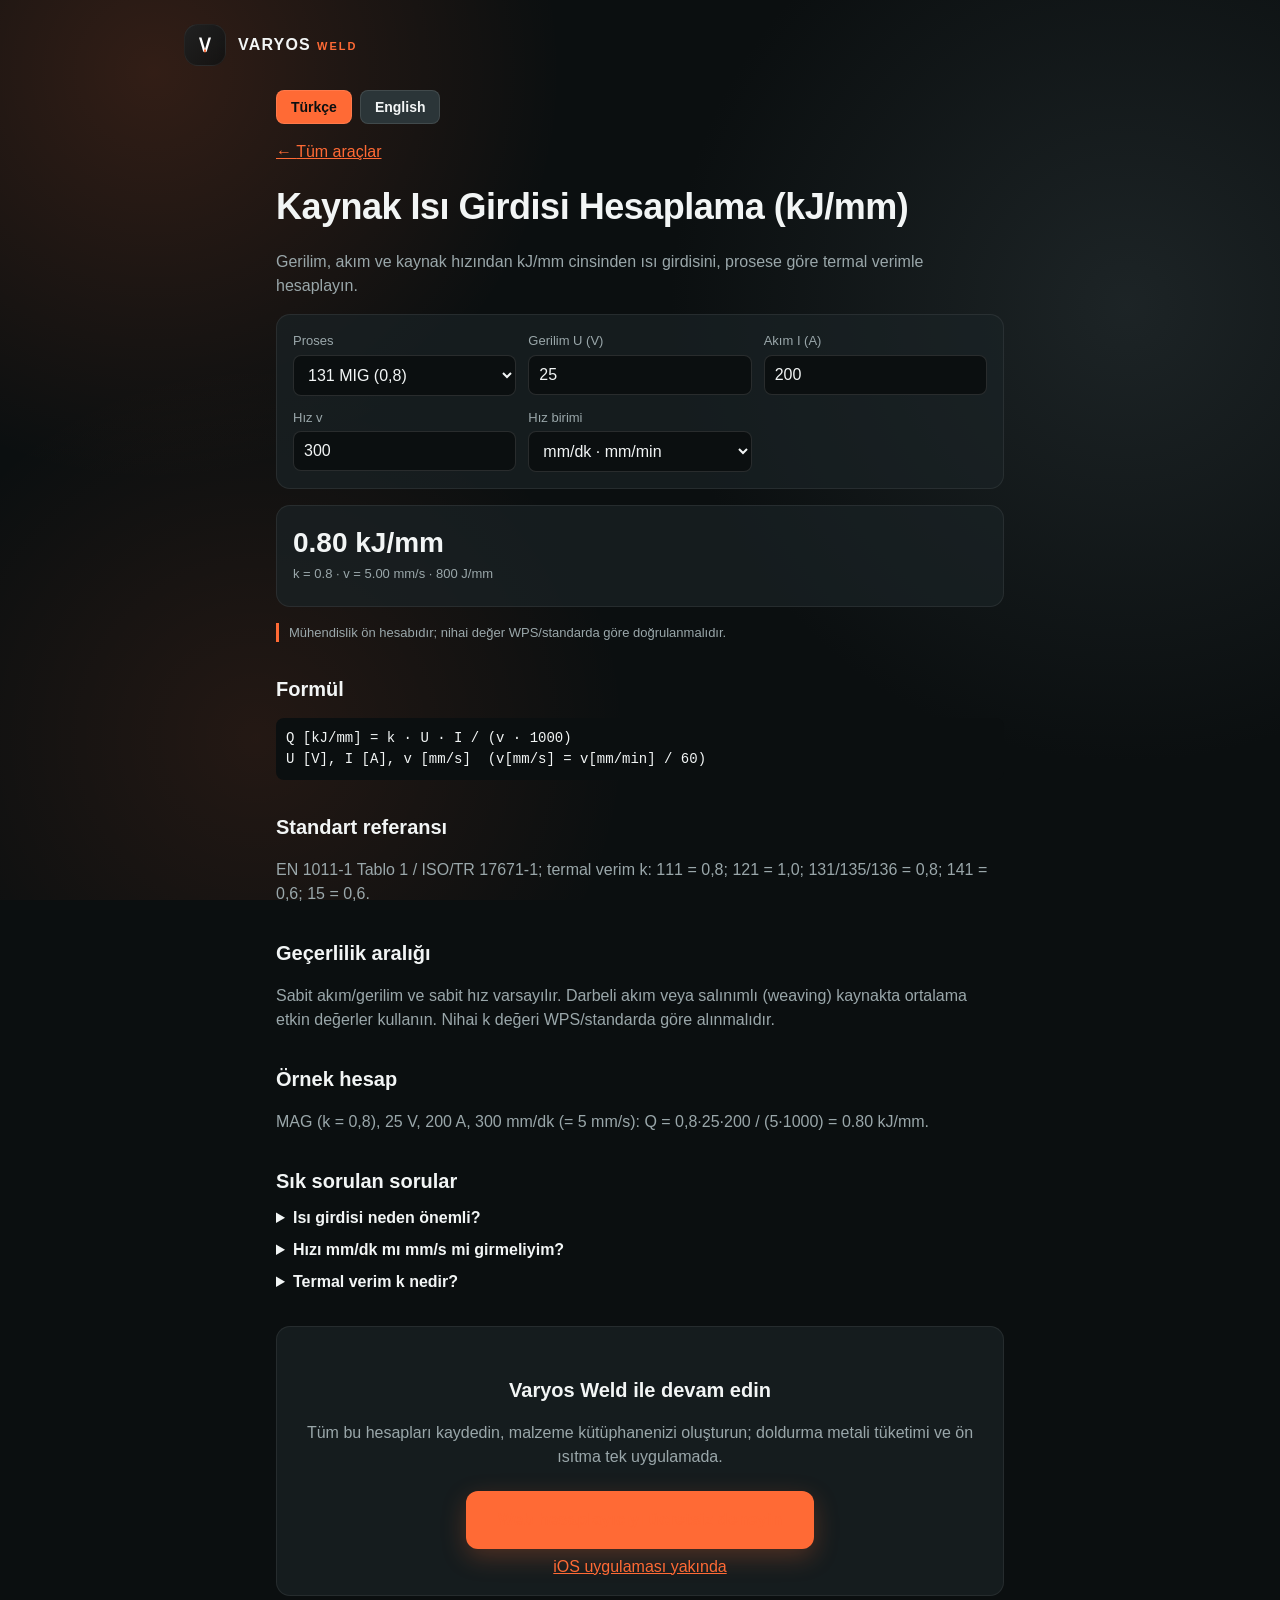
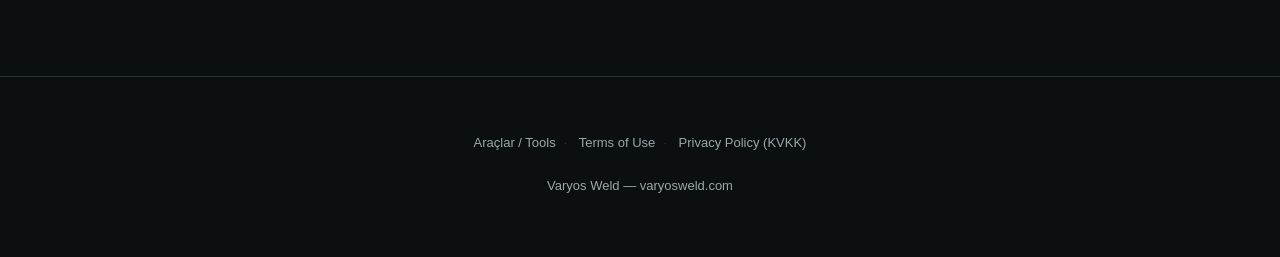
<file: araclar/isi-girdisi-hesaplama.html>
<!DOCTYPE html>
<html lang="tr" data-lang="tr">
<head>
  <meta charset="UTF-8" />
  <meta name="viewport" content="width=device-width, initial-scale=1.0" />
  <title>Kaynak Isı Girdisi Hesaplama (kJ/mm) | Varyos Weld</title>
  <meta name="description" content="Ücretsiz kaynak ısı girdisi hesaplayıcı: EN 1011-1 termal verim katsayılı Q = k·U·I/(v·1000), mm/dk veya mm/s hız, örnek hesap." />
  <link rel="canonical" href="https://varyosweld.com/araclar/isi-girdisi-hesaplama.html" />
  <meta property="og:type" content="website" />
  <meta property="og:site_name" content="Varyos Weld" />
  <meta property="og:title" content="Kaynak Isı Girdisi Hesaplama (kJ/mm) / Welding Heat Input Calculator" />
  <meta property="og:description" content="Ücretsiz kaynak ısı girdisi hesaplayıcı: EN 1011-1 termal verim katsayılı Q = k·U·I/(v·1000), mm/dk veya mm/s hız, örnek hesap." />
  <meta property="og:url" content="https://varyosweld.com/araclar/isi-girdisi-hesaplama.html" />
  <link rel="icon" type="image/svg+xml" href="/assets/varyos-mark.svg" />
  <link rel="stylesheet" href="/styles.css" />
  <link rel="stylesheet" href="/araclar/tools.css" />
  <!-- Sources: https://www.migal.co/en/service/welding-calculators/heat-input-calculator (EN 1011-1:2009 Table 1: 0.8 for SMAW/MAG, 0.6 TIG) and https://www.ssab.com/en/support/how-to-process/how-to-weld/welding-heat-input/heat-input; standard text EN 1011-1 / ISO/TR 17671-1 -->
  <script type="application/ld+json">{"@context":"https://schema.org","@type":"SoftwareApplication","name":"Welding Heat Input Calculator (kJ/mm)","applicationCategory":"EngineeringApplication","operatingSystem":"Any (web browser)","inLanguage":["tr","en"],"url":"https://varyosweld.com/araclar/isi-girdisi-hesaplama.html","description":"Free welding heat input calculator: EN 1011-1 Q = k·U·I/(v·1000) with process thermal efficiency, travel speed in mm/min or mm/s.","offers":{"@type":"Offer","price":"0","priceCurrency":"USD"},"publisher":{"@type":"Organization","name":"Varyos Weld","url":"https://varyosweld.com/"}}</script>
  <script type="application/ld+json">{"@context":"https://schema.org","@type":"FAQPage","mainEntity":[{"@type":"Question","name":"Isı girdisi neden önemli?","acceptedAnswer":{"@type":"Answer","text":"Isı girdisi soğuma hızını, ısıdan etkilenen bölgenin tokluk ve sertliğini belirler; çok düşükse sertleşme, çok yüksekse tokluk kaybı riski doğar."}},{"@type":"Question","name":"Why does heat input matter?","acceptedAnswer":{"@type":"Answer","text":"It governs cooling rate and HAZ toughness/hardness: too low risks hardening, too high risks toughness loss."}},{"@type":"Question","name":"Hızı mm/dk mı mm/s mi girmeliyim?","acceptedAnswer":{"@type":"Answer","text":"İkisi de olur; araç birim seçimine göre mm/s'ye çevirir (mm/dk ÷ 60). Formül mm/s ister."}},{"@type":"Question","name":"Should I enter speed in mm/min or mm/s?","acceptedAnswer":{"@type":"Answer","text":"Either; the tool converts to mm/s (mm/min ÷ 60). The formula needs mm/s."}},{"@type":"Question","name":"Termal verim k nedir?","acceptedAnswer":{"@type":"Answer","text":"Ark enerjisinin iş parçasına geçen oranıdır; EN 1011-1'e göre prosese bağlıdır (ör. TIG 0,6; MAG 0,8; TİG dışı örtülü elektrot 0,8; tozaltı 1,0)."}},{"@type":"Question","name":"What is thermal efficiency k?","acceptedAnswer":{"@type":"Answer","text":"The fraction of arc energy transferred to the workpiece; per EN 1011-1 it depends on the process (e.g. TIG 0.6, MAG 0.8, SMAW 0.8, SAW 1.0)."}}]}</script>
</head>
<body>
  <header class="site-header">
    <a class="brand" href="/" style="text-decoration:none;color:inherit">
      <div class="brand-badge"><img src="/assets/varyos-mark.svg" alt="" width="20" height="20" /></div>
      <div class="brand-word"><span class="brand-varyos">VARYOS</span><span class="brand-weld">WELD</span></div>
    </a>
  </header>
  <main class="tool">
    <div class="langbar"><button type="button" data-set-lang="tr" aria-pressed="true">Türkçe</button><button type="button" data-set-lang="en" aria-pressed="false">English</button></div>
    <p><a href="/araclar/">&larr; <span lang="tr">Tüm araçlar</span><span lang="en">All tools</span></a></p>
    <h1><span lang="tr">Kaynak Isı Girdisi Hesaplama (kJ/mm)</span><span lang="en">Welding Heat Input Calculator (kJ/mm)</span></h1>
    <p><span lang="tr">Gerilim, akım ve kaynak hızından kJ/mm cinsinden ısı girdisini, prosese göre termal verimle hesaplayın.</span><span lang="en">Calculate heat input in kJ/mm from voltage, current and travel speed, with process thermal efficiency.</span></p>
    <div class="card">
      <div class="grid">
      <label><span lang="tr">Proses</span><span lang="en">Process</span><select id="proc"><option value="0.8">111 SMAW (0,8)</option><option value="1.0">121 SAW (1,0)</option><option value="0.8" selected>131 MIG (0,8)</option><option value="0.8">135 MAG (0,8)</option><option value="0.8">136 FCAW (0,8)</option><option value="0.6">141 TIG (0,6)</option><option value="0.6">15 Plazma / Plasma (0,6)</option></select></label>
      <label><span lang="tr">Gerilim U (V)</span><span lang="en">Voltage U (V)</span><input id="U" type="number" inputmode="decimal" step="any" value="25"></label>
      <label><span lang="tr">Akım I (A)</span><span lang="en">Current I (A)</span><input id="I" type="number" inputmode="decimal" step="any" value="200"></label>
      <label><span lang="tr">Hız v</span><span lang="en">Travel speed v</span><input id="v" type="number" inputmode="decimal" step="any" value="300"></label>
      <label><span lang="tr">Hız birimi</span><span lang="en">Speed unit</span><select id="unit"><option value="60" selected>mm/dk · mm/min</option><option value="1">mm/s</option></select></label>
      </div>
    </div>
    <div class="card" aria-live="polite">
      <div class="result"><span id="o1">-</span> kJ/mm<small id="o2"></small></div><p id="o4" class="warn"></p>
    </div>
    <p class="disclaimer"><span lang="tr">Mühendislik ön hesabıdır; nihai değer WPS/standarda göre doğrulanmalıdır.</span><span lang="en">Engineering pre-calculation only; the final value must be verified against the WPS/standard.</span></p>
    <h2><span lang="tr">Formül</span><span lang="en">Formula</span></h2>
    <pre class="formula">Q [kJ/mm] = k · U · I / (v · 1000)
U [V], I [A], v [mm/s]  (v[mm/s] = v[mm/min] / 60)</pre>
    <h2><span lang="tr">Standart referansı</span><span lang="en">Standard reference</span></h2>
    <p><span lang="tr">EN 1011-1 Tablo 1 / ISO/TR 17671-1; termal verim k: 111 = 0,8; 121 = 1,0; 131/135/136 = 0,8; 141 = 0,6; 15 = 0,6.</span><span lang="en">EN 1011-1 Table 1 / ISO/TR 17671-1; thermal efficiency k: 111 = 0.8; 121 = 1.0; 131/135/136 = 0.8; 141 = 0.6; 15 = 0.6.</span></p>
    <h2><span lang="tr">Geçerlilik aralığı</span><span lang="en">Validity range</span></h2>
    <p><span lang="tr">Sabit akım/gerilim ve sabit hız varsayılır. Darbeli akım veya salınımlı (weaving) kaynakta ortalama etkin değerler kullanın. Nihai k değeri WPS/standarda göre alınmalıdır.</span><span lang="en">Assumes steady current/voltage and constant travel speed. For pulsed or weaving welds use average effective values. The final k value must be taken from the WPS/standard.</span></p>
    <h2><span lang="tr">Örnek hesap</span><span lang="en">Worked example</span></h2>
    <p><span lang="tr">MAG (k = 0,8), 25 V, 200 A, 300 mm/dk (= 5 mm/s): Q = 0,8·25·200 / (5·1000) = 0.80 kJ/mm.</span><span lang="en">MAG (k = 0.8), 25 V, 200 A, 300 mm/min (= 5 mm/s): Q = 0.8·25·200 / (5·1000) = 0.80 kJ/mm.</span></p>
    <h2><span lang="tr">Sık sorulan sorular</span><span lang="en">FAQ</span></h2>
    <details><summary><span lang="tr">Isı girdisi neden önemli?</span><span lang="en">Why does heat input matter?</span></summary><p><span lang="tr">Isı girdisi soğuma hızını, ısıdan etkilenen bölgenin tokluk ve sertliğini belirler; çok düşükse sertleşme, çok yüksekse tokluk kaybı riski doğar.</span><span lang="en">It governs cooling rate and HAZ toughness/hardness: too low risks hardening, too high risks toughness loss.</span></p></details>
    <details><summary><span lang="tr">Hızı mm/dk mı mm/s mi girmeliyim?</span><span lang="en">Should I enter speed in mm/min or mm/s?</span></summary><p><span lang="tr">İkisi de olur; araç birim seçimine göre mm/s'ye çevirir (mm/dk ÷ 60). Formül mm/s ister.</span><span lang="en">Either; the tool converts to mm/s (mm/min ÷ 60). The formula needs mm/s.</span></p></details>
    <details><summary><span lang="tr">Termal verim k nedir?</span><span lang="en">What is thermal efficiency k?</span></summary><p><span lang="tr">Ark enerjisinin iş parçasına geçen oranıdır; EN 1011-1'e göre prosese bağlıdır (ör. TIG 0,6; MAG 0,8; TİG dışı örtülü elektrot 0,8; tozaltı 1,0).</span><span lang="en">The fraction of arc energy transferred to the workpiece; per EN 1011-1 it depends on the process (e.g. TIG 0.6, MAG 0.8, SMAW 0.8, SAW 1.0).</span></p></details>
    <div class="cta-box card">
  <h2><span lang="tr">Varyos Weld ile devam edin</span><span lang="en">Continue with Varyos Weld</span></h2>
  <p><span lang="tr">Tüm bu hesapları kaydedin, malzeme kütüphanenizi oluşturun; doldurma metali tüketimi ve ön ısıtma tek uygulamada.</span><span lang="en">Save these calculations, build a material library; filler consumption and preheat in one app.</span></p>
  <a class="cta-button" href="/app/"><span lang="tr">Web hesaplayıcıyı ücretsiz deneyin</span><span lang="en">Try the web calculator free</span></a><br>
  <a href="https://varyosweld.com/"><span lang="tr">iOS uygulaması yakında</span><span lang="en">iOS app coming soon</span></a>
</div>
  </main>

  <footer class="site-footer">
    <p class="footer-links">
      <a href="/araclar/">Araçlar / Tools</a><span class="sep">·</span>
      <a href="/terms.html">Terms of Use</a><span class="sep">·</span>
      <a href="/privacy.html">Privacy Policy (KVKK)</a>
    </p>
    <p class="footer-brand">Varyos Weld — varyosweld.com</p>
  </footer>
  <script src="/araclar/calc.js"></script>
  <script src="/araclar/tools.js"></script>
  <script>
window.vwRender=function(){
 var k=parseFloat(proc.value),U=vwNum('U'),I=vwNum('I'),v=vwNum('v'),div=parseFloat(unit.value);
 if(!U||!I||!v||U<=0||I<=0||v<=0){o1.textContent='-';o2.textContent='';o4.textContent=L('Pozitif değerler girin.','Enter positive values.');return;}
 var vs=v/div,q=Calc.heatInput(k,U,I,vs);
 o1.textContent=q.toFixed(2);
 o2.textContent='k = '+k+' · v = '+vs.toFixed(2)+' mm/s · '+(q*1000).toFixed(0)+' J/mm';
 var w=[];
 if(unit.value==='1'&&v>30)w.push(L('Hız çok yüksek görünüyor; mm/dk mı demek istediniz?','Speed looks very high; did you mean mm/min?'));
 if(unit.value==='60'&&v<30)w.push(L('Hız çok düşük görünüyor; mm/s mi demek istediniz?','Speed looks very low; did you mean mm/s?'));
 if(q>5)w.push(L('Isı girdisi olağan dışı yüksek (>5 kJ/mm); girişleri kontrol edin.','Unusually high heat input (>5 kJ/mm); check your inputs.'));
 o4.innerHTML=w.join('<br>');
};</script>
</body>
</html>
</file>
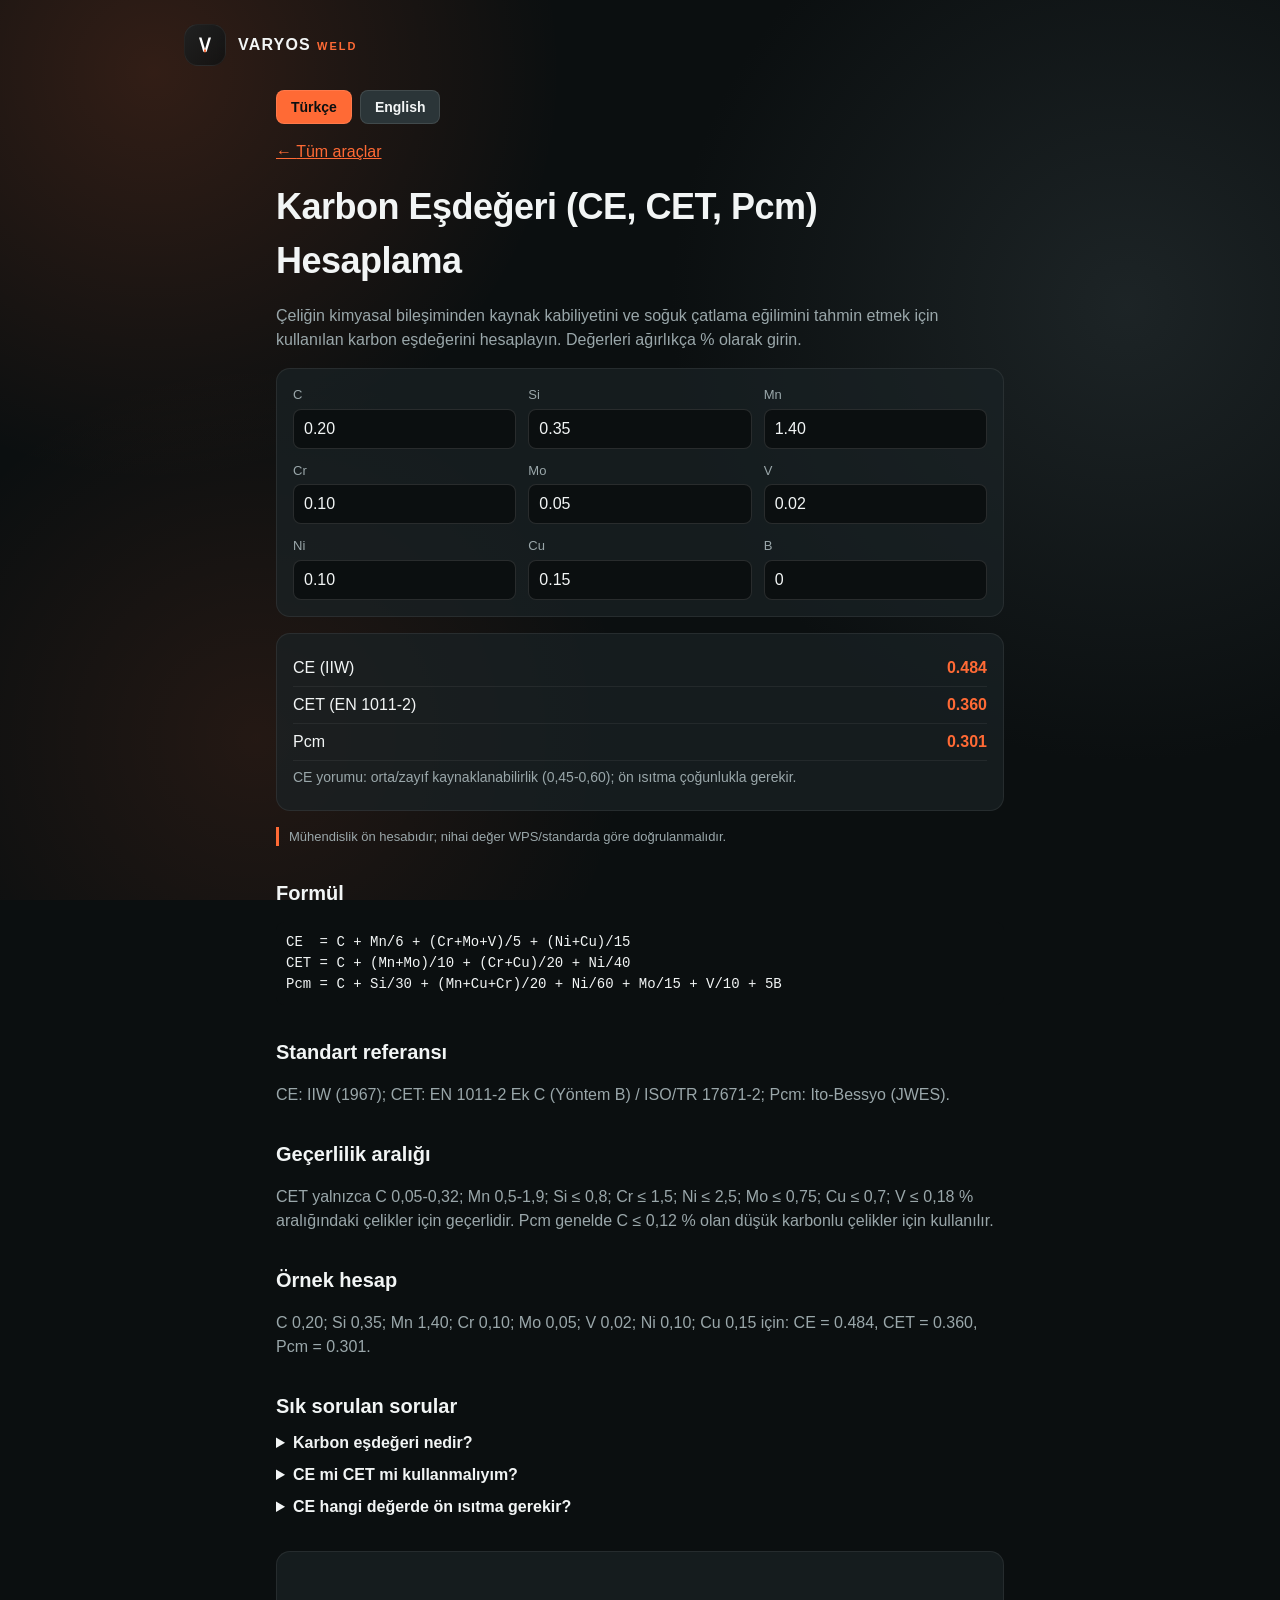
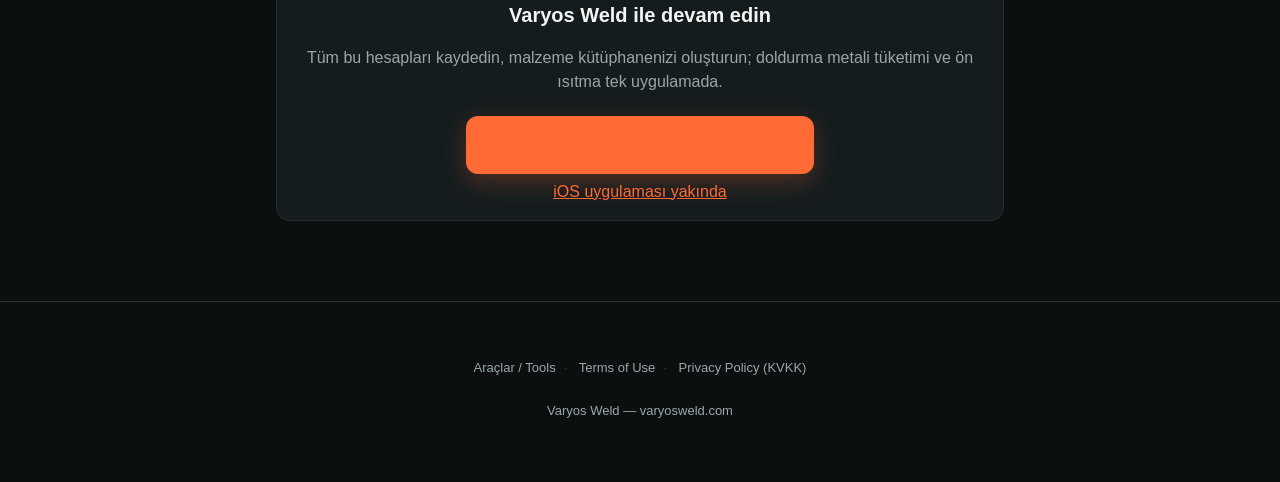
<file: araclar/karbon-esdegeri-hesaplama.html>
<!DOCTYPE html>
<html lang="tr" data-lang="tr">
<head>
  <meta charset="UTF-8" />
  <meta name="viewport" content="width=device-width, initial-scale=1.0" />
  <title>Karbon Eşdeğeri (CE, CET, Pcm) Hesaplama | Varyos Weld</title>
  <meta name="description" content="Ücretsiz karbon eşdeğeri hesaplayıcı: IIW CE, EN 1011-2 CET ve Pcm formülleri, kaynaklanabilirlik yorumu ve örnek hesap." />
  <link rel="canonical" href="https://varyosweld.com/araclar/karbon-esdegeri-hesaplama.html" />
  <meta property="og:type" content="website" />
  <meta property="og:site_name" content="Varyos Weld" />
  <meta property="og:title" content="Karbon Eşdeğeri (CE, CET, Pcm) Hesaplama / Carbon Equivalent" />
  <meta property="og:description" content="Ücretsiz karbon eşdeğeri hesaplayıcı: IIW CE, EN 1011-2 CET ve Pcm formülleri, kaynaklanabilirlik yorumu ve örnek hesap." />
  <meta property="og:url" content="https://varyosweld.com/araclar/karbon-esdegeri-hesaplama.html" />
  <link rel="icon" type="image/svg+xml" href="/assets/varyos-mark.svg" />
  <link rel="stylesheet" href="/styles.css" />
  <link rel="stylesheet" href="/araclar/tools.css" />
  <!-- Sources: https://en.wikipedia.org/wiki/Carbon_equivalent (CE, Pcm); https://service.dillinger.de/d/en/e-service/tools/welding/help/embed_index.shtml (CET and validity) -->
  <script type="application/ld+json">{"@context":"https://schema.org","@type":"SoftwareApplication","name":"Carbon Equivalent (CE, CET, Pcm) Calculator","applicationCategory":"EngineeringApplication","operatingSystem":"Any (web browser)","inLanguage":["tr","en"],"url":"https://varyosweld.com/araclar/karbon-esdegeri-hesaplama.html","description":"Free carbon equivalent calculator: IIW CE, EN 1011-2 CET and Pcm with weldability guidance and a worked example.","offers":{"@type":"Offer","price":"0","priceCurrency":"USD"},"publisher":{"@type":"Organization","name":"Varyos Weld","url":"https://varyosweld.com/"}}</script>
  <script type="application/ld+json">{"@context":"https://schema.org","@type":"FAQPage","mainEntity":[{"@type":"Question","name":"Karbon eşdeğeri nedir?","acceptedAnswer":{"@type":"Answer","text":"Alaşım elementlerinin sertleşebilirliğe etkisini karbon cinsinden ifade eden tek bir sayıdır; yüksek değer, ısıdan etkilenen bölgede sert yapı ve soğuk çatlama riskini artırır."}},{"@type":"Question","name":"What is carbon equivalent?","acceptedAnswer":{"@type":"Answer","text":"A single number expressing the hardening effect of alloying elements in terms of carbon; higher values mean harder HAZ structures and a higher cold-cracking risk."}},{"@type":"Question","name":"CE mi CET mi kullanmalıyım?","acceptedAnswer":{"@type":"Answer","text":"CE (IIW) genel kullanımlıdır; EN 1011-2 ön ısıtma yöntemi B için CET gerekir. Düşük karbonlu, mikro alaşımlı çeliklerde Pcm daha uygundur."}},{"@type":"Question","name":"Should I use CE or CET?","acceptedAnswer":{"@type":"Answer","text":"CE (IIW) is general purpose; EN 1011-2 preheat method B requires CET. Pcm suits low-carbon, micro-alloyed steels."}},{"@type":"Question","name":"CE hangi değerde ön ısıtma gerekir?","acceptedAnswer":{"@type":"Answer","text":"Genel kural olarak CE > 0,40-0,45 olduğunda kalın kesitlerde ön ısıtma düşünülür; kesin değer kalınlık, hidrojen ve ısı girdisine bağlıdır (ön ısıtma hesaplayıcımıza bakın)."}},{"@type":"Question","name":"At what CE is preheat needed?","acceptedAnswer":{"@type":"Answer","text":"As a rule of thumb preheat is considered above CE 0.40-0.45 on thick sections; the exact value depends on thickness, hydrogen and heat input (see our preheat calculator)."}}]}</script>
</head>
<body>
  <header class="site-header">
    <a class="brand" href="/" style="text-decoration:none;color:inherit">
      <div class="brand-badge"><img src="/assets/varyos-mark.svg" alt="" width="20" height="20" /></div>
      <div class="brand-word"><span class="brand-varyos">VARYOS</span><span class="brand-weld">WELD</span></div>
    </a>
  </header>
  <main class="tool">
    <div class="langbar"><button type="button" data-set-lang="tr" aria-pressed="true">Türkçe</button><button type="button" data-set-lang="en" aria-pressed="false">English</button></div>
    <p><a href="/araclar/">&larr; <span lang="tr">Tüm araçlar</span><span lang="en">All tools</span></a></p>
    <h1><span lang="tr">Karbon Eşdeğeri (CE, CET, Pcm) Hesaplama</span><span lang="en">Carbon Equivalent (CE, CET, Pcm) Calculator</span></h1>
    <p><span lang="tr">Çeliğin kimyasal bileşiminden kaynak kabiliyetini ve soğuk çatlama eğilimini tahmin etmek için kullanılan karbon eşdeğerini hesaplayın. Değerleri ağırlıkça % olarak girin.</span><span lang="en">Estimate weldability and cold-cracking tendency from steel chemistry. Enter values in weight %.</span></p>
    <div class="card">
      <div class="grid">
      <label><span lang="tr">C</span><span lang="en">C</span><input id="C" type="number" inputmode="decimal" step="any" value="0.20"></label>
      <label><span lang="tr">Si</span><span lang="en">Si</span><input id="Si" type="number" inputmode="decimal" step="any" value="0.35"></label>
      <label><span lang="tr">Mn</span><span lang="en">Mn</span><input id="Mn" type="number" inputmode="decimal" step="any" value="1.40"></label>
      <label><span lang="tr">Cr</span><span lang="en">Cr</span><input id="Cr" type="number" inputmode="decimal" step="any" value="0.10"></label>
      <label><span lang="tr">Mo</span><span lang="en">Mo</span><input id="Mo" type="number" inputmode="decimal" step="any" value="0.05"></label>
      <label><span lang="tr">V</span><span lang="en">V</span><input id="V" type="number" inputmode="decimal" step="any" value="0.02"></label>
      <label><span lang="tr">Ni</span><span lang="en">Ni</span><input id="Ni" type="number" inputmode="decimal" step="any" value="0.10"></label>
      <label><span lang="tr">Cu</span><span lang="en">Cu</span><input id="Cu" type="number" inputmode="decimal" step="any" value="0.15"></label>
      <label><span lang="tr">B</span><span lang="en">B</span><input id="B" type="number" inputmode="decimal" step="any" value="0"></label>
      </div>
    </div>
    <div class="card" aria-live="polite">
      <div class="res-row"><span>CE (IIW)</span><b id="o1">-</b></div><div class="res-row"><span>CET (EN 1011-2)</span><b id="o2">-</b></div><div class="res-row"><span>Pcm</span><b id="o3">-</b></div><p id="o4" class="warn"></p>
    </div>
    <p class="disclaimer"><span lang="tr">Mühendislik ön hesabıdır; nihai değer WPS/standarda göre doğrulanmalıdır.</span><span lang="en">Engineering pre-calculation only; the final value must be verified against the WPS/standard.</span></p>
    <h2><span lang="tr">Formül</span><span lang="en">Formula</span></h2>
    <pre class="formula">CE  = C + Mn/6 + (Cr+Mo+V)/5 + (Ni+Cu)/15
CET = C + (Mn+Mo)/10 + (Cr+Cu)/20 + Ni/40
Pcm = C + Si/30 + (Mn+Cu+Cr)/20 + Ni/60 + Mo/15 + V/10 + 5B</pre>
    <h2><span lang="tr">Standart referansı</span><span lang="en">Standard reference</span></h2>
    <p><span lang="tr">CE: IIW (1967); CET: EN 1011-2 Ek C (Yöntem B) / ISO/TR 17671-2; Pcm: Ito-Bessyo (JWES).</span><span lang="en">CE: IIW (1967); CET: EN 1011-2 Annex C (Method B) / ISO/TR 17671-2; Pcm: Ito-Bessyo (JWES).</span></p>
    <h2><span lang="tr">Geçerlilik aralığı</span><span lang="en">Validity range</span></h2>
    <p><span lang="tr">CET yalnızca C 0,05-0,32; Mn 0,5-1,9; Si ≤ 0,8; Cr ≤ 1,5; Ni ≤ 2,5; Mo ≤ 0,75; Cu ≤ 0,7; V ≤ 0,18 % aralığındaki çelikler için geçerlidir. Pcm genelde C ≤ 0,12 % olan düşük karbonlu çelikler için kullanılır.</span><span lang="en">CET is valid only for steels with C 0.05-0.32; Mn 0.5-1.9; Si ≤ 0.8; Cr ≤ 1.5; Ni ≤ 2.5; Mo ≤ 0.75; Cu ≤ 0.7; V ≤ 0.18 %. Pcm is typically used for low-carbon steels (C ≤ 0.12 %).</span></p>
    <h2><span lang="tr">Örnek hesap</span><span lang="en">Worked example</span></h2>
    <p><span lang="tr">C 0,20; Si 0,35; Mn 1,40; Cr 0,10; Mo 0,05; V 0,02; Ni 0,10; Cu 0,15 için: CE = 0.484, CET = 0.360, Pcm = 0.301.</span><span lang="en">For C 0.20; Si 0.35; Mn 1.40; Cr 0.10; Mo 0.05; V 0.02; Ni 0.10; Cu 0.15: CE = 0.484, CET = 0.360, Pcm = 0.301.</span></p>
    <h2><span lang="tr">Sık sorulan sorular</span><span lang="en">FAQ</span></h2>
    <details><summary><span lang="tr">Karbon eşdeğeri nedir?</span><span lang="en">What is carbon equivalent?</span></summary><p><span lang="tr">Alaşım elementlerinin sertleşebilirliğe etkisini karbon cinsinden ifade eden tek bir sayıdır; yüksek değer, ısıdan etkilenen bölgede sert yapı ve soğuk çatlama riskini artırır.</span><span lang="en">A single number expressing the hardening effect of alloying elements in terms of carbon; higher values mean harder HAZ structures and a higher cold-cracking risk.</span></p></details>
    <details><summary><span lang="tr">CE mi CET mi kullanmalıyım?</span><span lang="en">Should I use CE or CET?</span></summary><p><span lang="tr">CE (IIW) genel kullanımlıdır; EN 1011-2 ön ısıtma yöntemi B için CET gerekir. Düşük karbonlu, mikro alaşımlı çeliklerde Pcm daha uygundur.</span><span lang="en">CE (IIW) is general purpose; EN 1011-2 preheat method B requires CET. Pcm suits low-carbon, micro-alloyed steels.</span></p></details>
    <details><summary><span lang="tr">CE hangi değerde ön ısıtma gerekir?</span><span lang="en">At what CE is preheat needed?</span></summary><p><span lang="tr">Genel kural olarak CE > 0,40-0,45 olduğunda kalın kesitlerde ön ısıtma düşünülür; kesin değer kalınlık, hidrojen ve ısı girdisine bağlıdır (ön ısıtma hesaplayıcımıza bakın).</span><span lang="en">As a rule of thumb preheat is considered above CE 0.40-0.45 on thick sections; the exact value depends on thickness, hydrogen and heat input (see our preheat calculator).</span></p></details>
    <div class="cta-box card">
  <h2><span lang="tr">Varyos Weld ile devam edin</span><span lang="en">Continue with Varyos Weld</span></h2>
  <p><span lang="tr">Tüm bu hesapları kaydedin, malzeme kütüphanenizi oluşturun; doldurma metali tüketimi ve ön ısıtma tek uygulamada.</span><span lang="en">Save these calculations, build a material library; filler consumption and preheat in one app.</span></p>
  <a class="cta-button" href="/app/"><span lang="tr">Web hesaplayıcıyı ücretsiz deneyin</span><span lang="en">Try the web calculator free</span></a><br>
  <a href="https://varyosweld.com/"><span lang="tr">iOS uygulaması yakında</span><span lang="en">iOS app coming soon</span></a>
</div>
  </main>

  <footer class="site-footer">
    <p class="footer-links">
      <a href="/araclar/">Araçlar / Tools</a><span class="sep">·</span>
      <a href="/terms.html">Terms of Use</a><span class="sep">·</span>
      <a href="/privacy.html">Privacy Policy (KVKK)</a>
    </p>
    <p class="footer-brand">Varyos Weld — varyosweld.com</p>
  </footer>
  <script src="/araclar/calc.js"></script>
  <script src="/araclar/tools.js"></script>
  <script>
var ids=['C','Si','Mn','Cr','Mo','V','Ni','Cu','B'];
window.vwRender=function(){
 var m={},bad=false;ids.forEach(function(i){var v=vwNum(i);if(v===null||v<0){v=0;} m[i]=v;});
 var ce=Calc.ceIIW(m),cet=Calc.cet(m),pcm=Calc.pcm(m);
 o1.textContent=ce.toFixed(3);o2.textContent=cet.toFixed(3);o3.textContent=pcm.toFixed(3);
 var w=[];
 if(m.C<0.05||m.C>0.32)w.push(L('CET geçerlilik aralığı dışında: C 0,05-0,32 %.','Outside CET validity: C 0.05-0.32 %.'));
 if(m.Mn<0.5||m.Mn>1.9)w.push(L('CET için Mn 0,50-1,90 % aralığı dışında.','Mn outside the 0.50-1.90 % CET range.'));
 if(m.Mo>0.75||m.Cr>1.5||m.Ni>2.5||m.Cu>0.7||m.Si>0.8)w.push(L('Bir veya daha fazla alaşım elementi CET kapsamının üstünde.','One or more alloying elements exceed the CET scope.'));
 w.push(ce<=0.35?L('CE yorumu: mükemmel kaynaklanabilirlik (CE ≤ 0,35).','CE guidance: excellent weldability (CE ≤ 0.35).'):ce<=0.45?L('CE yorumu: iyi kaynaklanabilirlik (0,35-0,45); kalın kesitte ön ısıtma gerekebilir.','CE guidance: good weldability (0.35-0.45); preheat may be needed on thick sections.'):ce<=0.6?L('CE yorumu: orta/zayıf kaynaklanabilirlik (0,45-0,60); ön ısıtma çoğunlukla gerekir.','CE guidance: fair/poor weldability (0.45-0.60); preheat usually needed.'):L('CE yorumu: zayıf kaynaklanabilirlik (>0,60); ön ısıtma ve düşük hidrojen şart.','CE guidance: poor weldability (>0.60); preheat and low hydrogen required.'));
 o4.innerHTML=w.join('<br>');
};</script>
</body>
</html>
</file>
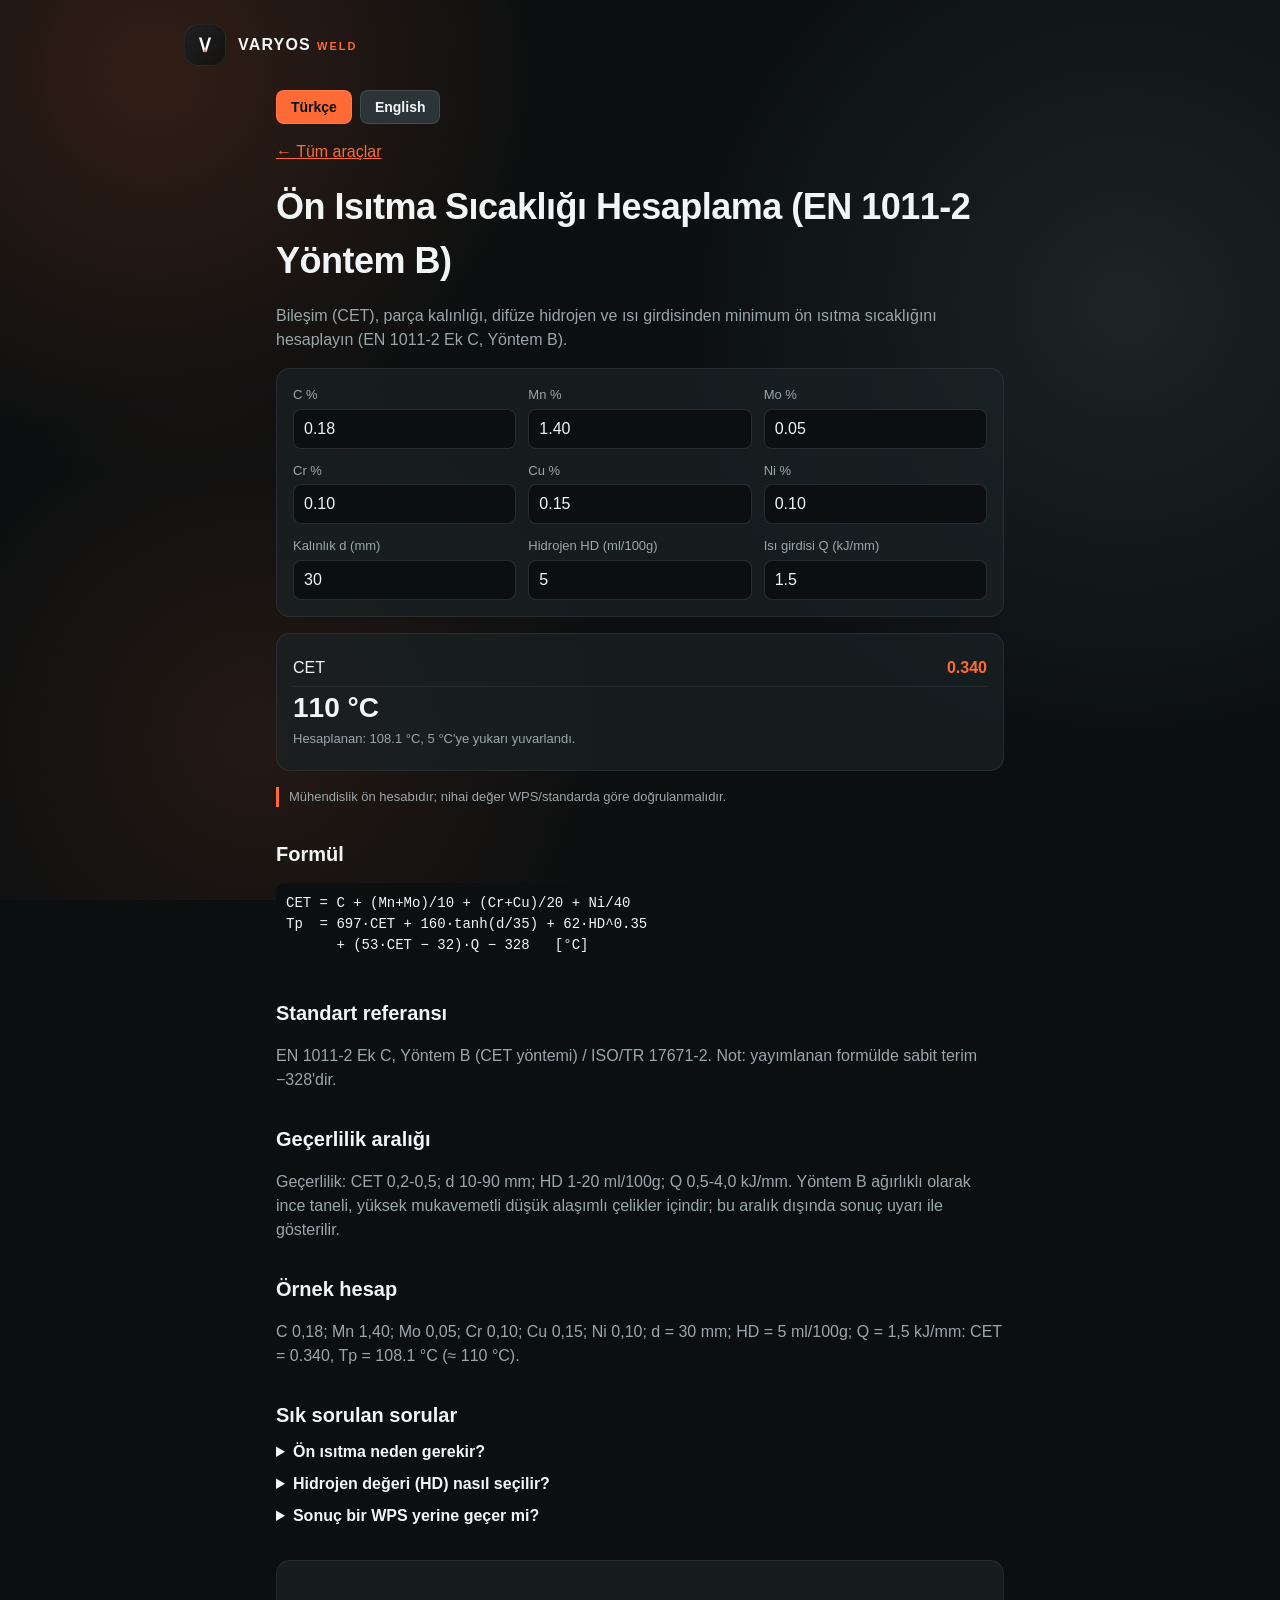
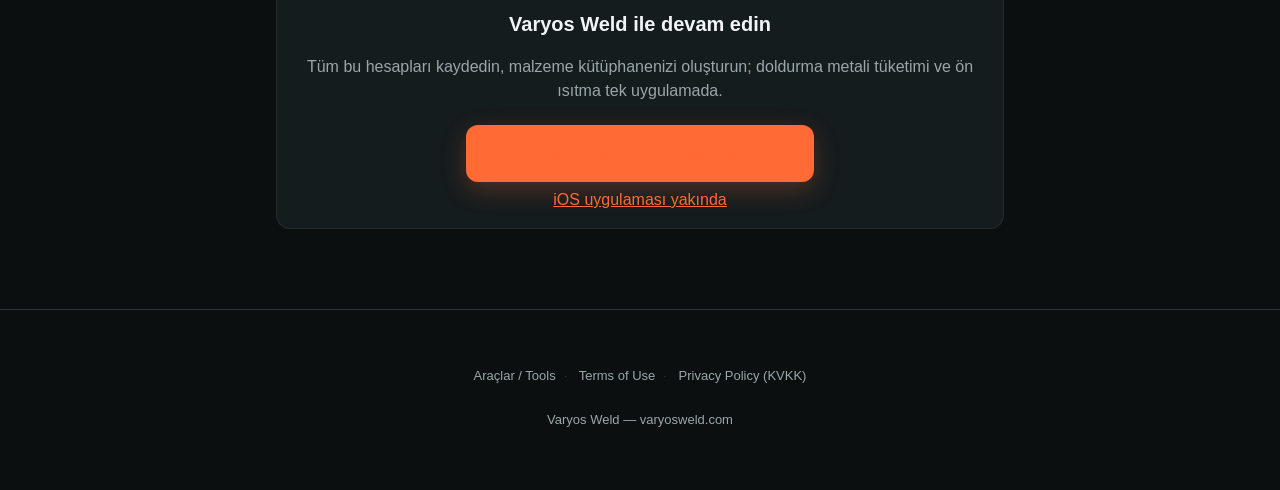
<file: araclar/on-isitma-sicakligi-hesaplama.html>
<!DOCTYPE html>
<html lang="tr" data-lang="tr">
<head>
  <meta charset="UTF-8" />
  <meta name="viewport" content="width=device-width, initial-scale=1.0" />
  <title>Ön Isıtma Sıcaklığı Hesaplama (EN 1011-2 Yöntem B) | Varyos Weld</title>
  <meta name="description" content="Ücretsiz ön ısıtma sıcaklığı hesaplayıcı: EN 1011-2 Ek C Yöntem B (CET), kalınlık, hidrojen ve ısı girdisi, geçerlilik uyarıları ve örnek." />
  <link rel="canonical" href="https://varyosweld.com/araclar/on-isitma-sicakligi-hesaplama.html" />
  <meta property="og:type" content="website" />
  <meta property="og:site_name" content="Varyos Weld" />
  <meta property="og:title" content="Ön Isıtma Sıcaklığı Hesaplama (EN 1011-2 Yöntem B) / Preheat Temperature Calculator" />
  <meta property="og:description" content="Ücretsiz ön ısıtma sıcaklığı hesaplayıcı: EN 1011-2 Ek C Yöntem B (CET), kalınlık, hidrojen ve ısı girdisi, geçerlilik uyarıları ve örnek." />
  <meta property="og:url" content="https://varyosweld.com/araclar/on-isitma-sicakligi-hesaplama.html" />
  <link rel="icon" type="image/svg+xml" href="/assets/varyos-mark.svg" />
  <link rel="stylesheet" href="/styles.css" />
  <link rel="stylesheet" href="/araclar/tools.css" />
  <!-- Sources: https://service.dillinger.de/d/en/e-service/tools/welding/help/embed_index.shtml (Tp = ... - 328 and validity ranges); ISO/TR 17844 lists same method -->
  <script type="application/ld+json">{"@context":"https://schema.org","@type":"SoftwareApplication","name":"Preheat Temperature Calculator (EN 1011-2 Method B)","applicationCategory":"EngineeringApplication","operatingSystem":"Any (web browser)","inLanguage":["tr","en"],"url":"https://varyosweld.com/araclar/on-isitma-sicakligi-hesaplama.html","description":"Free preheat temperature calculator: EN 1011-2 Annex C Method B (CET) from thickness, hydrogen and heat input, with validity warnings and a worked example.","offers":{"@type":"Offer","price":"0","priceCurrency":"USD"},"publisher":{"@type":"Organization","name":"Varyos Weld","url":"https://varyosweld.com/"}}</script>
  <script type="application/ld+json">{"@context":"https://schema.org","@type":"FAQPage","mainEntity":[{"@type":"Question","name":"Ön ısıtma neden gerekir?","acceptedAnswer":{"@type":"Answer","text":"Ön ısıtma soğuma hızını düşürür ve hidrojenin uzaklaşmasına izin vererek ısıdan etkilenen bölgede soğuk çatlama riskini azaltır."}},{"@type":"Question","name":"Why is preheat needed?","acceptedAnswer":{"@type":"Answer","text":"Preheating slows cooling and lets hydrogen escape, reducing cold-cracking risk in the HAZ."}},{"@type":"Question","name":"Hidrojen değeri (HD) nasıl seçilir?","acceptedAnswer":{"@type":"Answer","text":"HD, sarf malzemenin difüze hidrojen sınıfıdır (ör. H5 = 5 ml/100g, bazik elektrot kurutulmamışsa daha yüksek). Üretici verisine bakın."}},{"@type":"Question","name":"How do I choose HD?","acceptedAnswer":{"@type":"Answer","text":"HD is the consumable's diffusible hydrogen class (e.g. H5 = 5 ml/100g; higher if basic electrodes are not dried). Check the manufacturer data."}},{"@type":"Question","name":"Sonuç bir WPS yerine geçer mi?","acceptedAnswer":{"@type":"Answer","text":"Hayır. Bu bir ön hesaptır; nihai ön ısıtma değeri WPS, standart ve malzeme üreticisi önerisiyle doğrulanmalıdır."}},{"@type":"Question","name":"Does this replace a WPS?","acceptedAnswer":{"@type":"Answer","text":"No. It is a pre-calculation; the final preheat must be verified against the WPS, the standard and the steel maker's recommendation."}}]}</script>
</head>
<body>
  <header class="site-header">
    <a class="brand" href="/" style="text-decoration:none;color:inherit">
      <div class="brand-badge"><img src="/assets/varyos-mark.svg" alt="" width="20" height="20" /></div>
      <div class="brand-word"><span class="brand-varyos">VARYOS</span><span class="brand-weld">WELD</span></div>
    </a>
  </header>
  <main class="tool">
    <div class="langbar"><button type="button" data-set-lang="tr" aria-pressed="true">Türkçe</button><button type="button" data-set-lang="en" aria-pressed="false">English</button></div>
    <p><a href="/araclar/">&larr; <span lang="tr">Tüm araçlar</span><span lang="en">All tools</span></a></p>
    <h1><span lang="tr">Ön Isıtma Sıcaklığı Hesaplama (EN 1011-2 Yöntem B)</span><span lang="en">Preheat Temperature Calculator (EN 1011-2 Method B)</span></h1>
    <p><span lang="tr">Bileşim (CET), parça kalınlığı, difüze hidrojen ve ısı girdisinden minimum ön ısıtma sıcaklığını hesaplayın (EN 1011-2 Ek C, Yöntem B).</span><span lang="en">Compute the minimum preheat temperature from composition (CET), thickness, diffusible hydrogen and heat input (EN 1011-2 Annex C, Method B).</span></p>
    <div class="card">
      <div class="grid">
      <label><span lang="tr">C %</span><span lang="en">C %</span><input id="C" type="number" inputmode="decimal" step="any" value="0.18"></label>
      <label><span lang="tr">Mn %</span><span lang="en">Mn %</span><input id="Mn" type="number" inputmode="decimal" step="any" value="1.40"></label>
      <label><span lang="tr">Mo %</span><span lang="en">Mo %</span><input id="Mo" type="number" inputmode="decimal" step="any" value="0.05"></label>
      <label><span lang="tr">Cr %</span><span lang="en">Cr %</span><input id="Cr" type="number" inputmode="decimal" step="any" value="0.10"></label>
      <label><span lang="tr">Cu %</span><span lang="en">Cu %</span><input id="Cu" type="number" inputmode="decimal" step="any" value="0.15"></label>
      <label><span lang="tr">Ni %</span><span lang="en">Ni %</span><input id="Ni" type="number" inputmode="decimal" step="any" value="0.10"></label>
      <label><span lang="tr">Kalınlık d (mm)</span><span lang="en">Thickness d (mm)</span><input id="d" type="number" inputmode="decimal" step="any" value="30"></label>
      <label><span lang="tr">Hidrojen HD (ml/100g)</span><span lang="en">Hydrogen HD (ml/100g)</span><input id="HD" type="number" inputmode="decimal" step="any" value="5"></label>
      <label><span lang="tr">Isı girdisi Q (kJ/mm)</span><span lang="en">Heat input Q (kJ/mm)</span><input id="Q" type="number" inputmode="decimal" step="any" value="1.5"></label>
      </div>
    </div>
    <div class="card" aria-live="polite">
      <div class="res-row"><span>CET</span><b id="o2">-</b></div><div class="result"><span id="o1">-</span> °C<small id="o3"></small></div><p id="o4" class="warn"></p>
    </div>
    <p class="disclaimer"><span lang="tr">Mühendislik ön hesabıdır; nihai değer WPS/standarda göre doğrulanmalıdır.</span><span lang="en">Engineering pre-calculation only; the final value must be verified against the WPS/standard.</span></p>
    <h2><span lang="tr">Formül</span><span lang="en">Formula</span></h2>
    <pre class="formula">CET = C + (Mn+Mo)/10 + (Cr+Cu)/20 + Ni/40
Tp  = 697·CET + 160·tanh(d/35) + 62·HD^0.35
      + (53·CET − 32)·Q − 328   [°C]</pre>
    <h2><span lang="tr">Standart referansı</span><span lang="en">Standard reference</span></h2>
    <p><span lang="tr">EN 1011-2 Ek C, Yöntem B (CET yöntemi) / ISO/TR 17671-2. Not: yayımlanan formülde sabit terim −328'dir.</span><span lang="en">EN 1011-2 Annex C, Method B (CET method) / ISO/TR 17671-2. Note: the published constant term is −328.</span></p>
    <h2><span lang="tr">Geçerlilik aralığı</span><span lang="en">Validity range</span></h2>
    <p><span lang="tr">Geçerlilik: CET 0,2-0,5; d 10-90 mm; HD 1-20 ml/100g; Q 0,5-4,0 kJ/mm. Yöntem B ağırlıklı olarak ince taneli, yüksek mukavemetli düşük alaşımlı çelikler içindir; bu aralık dışında sonuç uyarı ile gösterilir.</span><span lang="en">Validity: CET 0.2-0.5; d 10-90 mm; HD 1-20 ml/100g; Q 0.5-4.0 kJ/mm. Method B is mainly for fine-grained, high-strength low-alloy steels; results outside these ranges are shown with a warning.</span></p>
    <h2><span lang="tr">Örnek hesap</span><span lang="en">Worked example</span></h2>
    <p><span lang="tr">C 0,18; Mn 1,40; Mo 0,05; Cr 0,10; Cu 0,15; Ni 0,10; d = 30 mm; HD = 5 ml/100g; Q = 1,5 kJ/mm: CET = 0.340, Tp = 108.1 °C (≈ 110 °C).</span><span lang="en">C 0.18; Mn 1.40; Mo 0.05; Cr 0.10; Cu 0.15; Ni 0.10; d = 30 mm; HD = 5 ml/100g; Q = 1.5 kJ/mm: CET = 0.340, Tp = 108.1 °C (≈ 110 °C).</span></p>
    <h2><span lang="tr">Sık sorulan sorular</span><span lang="en">FAQ</span></h2>
    <details><summary><span lang="tr">Ön ısıtma neden gerekir?</span><span lang="en">Why is preheat needed?</span></summary><p><span lang="tr">Ön ısıtma soğuma hızını düşürür ve hidrojenin uzaklaşmasına izin vererek ısıdan etkilenen bölgede soğuk çatlama riskini azaltır.</span><span lang="en">Preheating slows cooling and lets hydrogen escape, reducing cold-cracking risk in the HAZ.</span></p></details>
    <details><summary><span lang="tr">Hidrojen değeri (HD) nasıl seçilir?</span><span lang="en">How do I choose HD?</span></summary><p><span lang="tr">HD, sarf malzemenin difüze hidrojen sınıfıdır (ör. H5 = 5 ml/100g, bazik elektrot kurutulmamışsa daha yüksek). Üretici verisine bakın.</span><span lang="en">HD is the consumable's diffusible hydrogen class (e.g. H5 = 5 ml/100g; higher if basic electrodes are not dried). Check the manufacturer data.</span></p></details>
    <details><summary><span lang="tr">Sonuç bir WPS yerine geçer mi?</span><span lang="en">Does this replace a WPS?</span></summary><p><span lang="tr">Hayır. Bu bir ön hesaptır; nihai ön ısıtma değeri WPS, standart ve malzeme üreticisi önerisiyle doğrulanmalıdır.</span><span lang="en">No. It is a pre-calculation; the final preheat must be verified against the WPS, the standard and the steel maker's recommendation.</span></p></details>
    <div class="cta-box card">
  <h2><span lang="tr">Varyos Weld ile devam edin</span><span lang="en">Continue with Varyos Weld</span></h2>
  <p><span lang="tr">Tüm bu hesapları kaydedin, malzeme kütüphanenizi oluşturun; doldurma metali tüketimi ve ön ısıtma tek uygulamada.</span><span lang="en">Save these calculations, build a material library; filler consumption and preheat in one app.</span></p>
  <a class="cta-button" href="/app/"><span lang="tr">Web hesaplayıcıyı ücretsiz deneyin</span><span lang="en">Try the web calculator free</span></a><br>
  <a href="https://varyosweld.com/"><span lang="tr">iOS uygulaması yakında</span><span lang="en">iOS app coming soon</span></a>
</div>
  </main>

  <footer class="site-footer">
    <p class="footer-links">
      <a href="/araclar/">Araçlar / Tools</a><span class="sep">·</span>
      <a href="/terms.html">Terms of Use</a><span class="sep">·</span>
      <a href="/privacy.html">Privacy Policy (KVKK)</a>
    </p>
    <p class="footer-brand">Varyos Weld — varyosweld.com</p>
  </footer>
  <script src="/araclar/calc.js"></script>
  <script src="/araclar/tools.js"></script>
  <script>
window.vwRender=function(){
 var m={},ok=true;['C','Mn','Mo','Cr','Cu','Ni'].forEach(function(i){var v=vwNum(i);if(v===null||v<0)v=0;m[i]=v;});
 var d=vwNum('d'),hd=vwNum('HD'),q=vwNum('Q');
 if(!d||!hd||!q||d<=0||hd<=0||q<=0){o1.textContent='-';o2.textContent='-';o3.textContent='';o4.textContent=L('d, HD ve Q için pozitif değer girin.','Enter positive values for d, HD and Q.');return;}
 var cet=Calc.cet(m),tp=Calc.preheat(cet,d,hd,q);
 o2.textContent=cet.toFixed(3);
 var shown=Math.round(tp);
 if(tp<=20){o1.textContent='≤ 20';o3.textContent=L('Bu yönteme göre ön ısıtma gerekmiyor (hesap: '+shown+' °C).','No preheat required by this method (calculated: '+shown+' °C).');}
 else{o1.textContent=Math.ceil(tp/5)*5;o3.textContent=L('Hesaplanan: '+tp.toFixed(1)+' °C, 5 °C\'ye yukarı yuvarlandı.','Calculated: '+tp.toFixed(1)+' °C, rounded up to 5 °C.');}
 var w=[];
 if(cet<0.2||cet>0.5)w.push(L('CET '+cet.toFixed(3)+' geçerlilik aralığı (0,2-0,5) dışında.','CET '+cet.toFixed(3)+' is outside the validity range (0.2-0.5).'));
 if(d<10||d>90)w.push(L('Kalınlık geçerlilik aralığı (10-90 mm) dışında.','Thickness is outside the validity range (10-90 mm).'));
 if(hd<1||hd>20)w.push(L('HD geçerlilik aralığı (1-20 ml/100g) dışında.','HD is outside the validity range (1-20 ml/100g).'));
 if(q<0.5||q>4)w.push(L('Isı girdisi geçerlilik aralığı (0,5-4,0 kJ/mm) dışında.','Heat input is outside the validity range (0.5-4.0 kJ/mm).'));
 if(w.length)w.push(L('Aralık dışı sonuç güvenilir değildir.','An out-of-range result is not reliable.'));
 o4.innerHTML=w.join('<br>');
};</script>
</body>
</html>
</file>
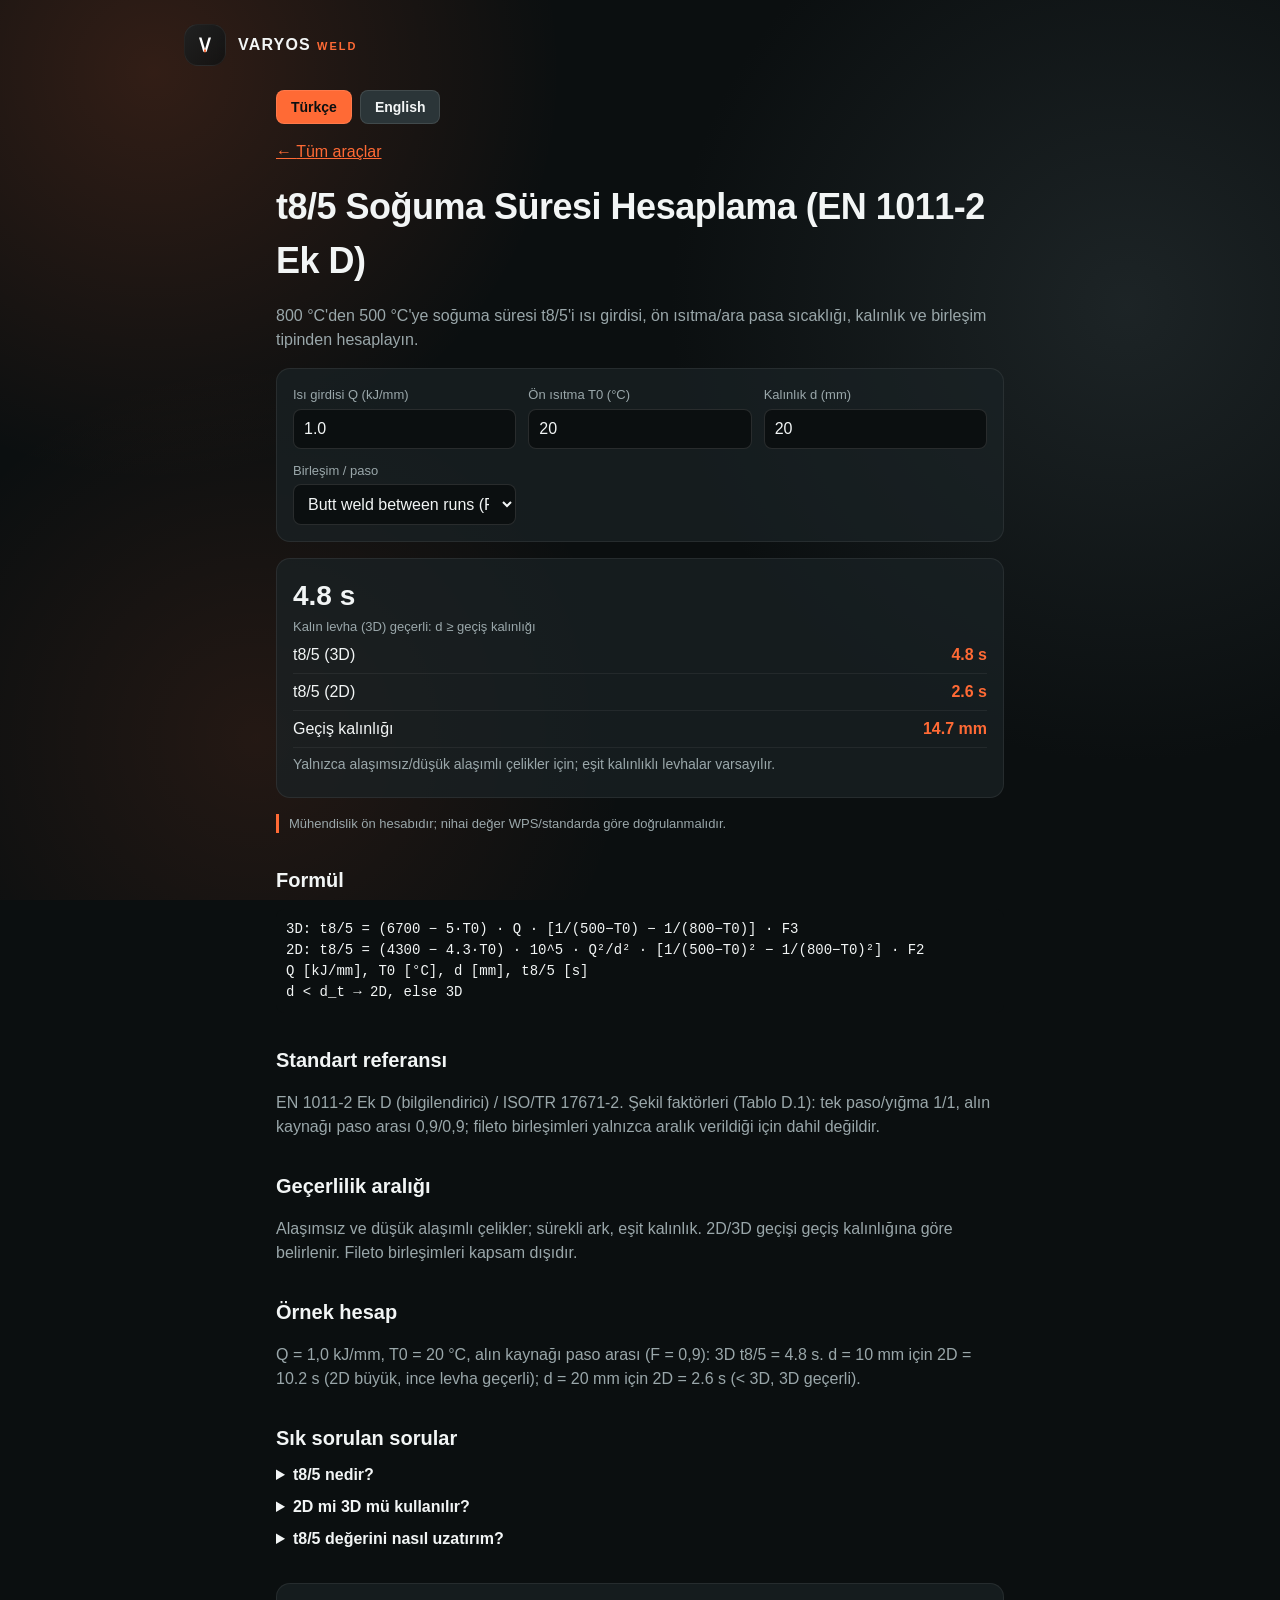
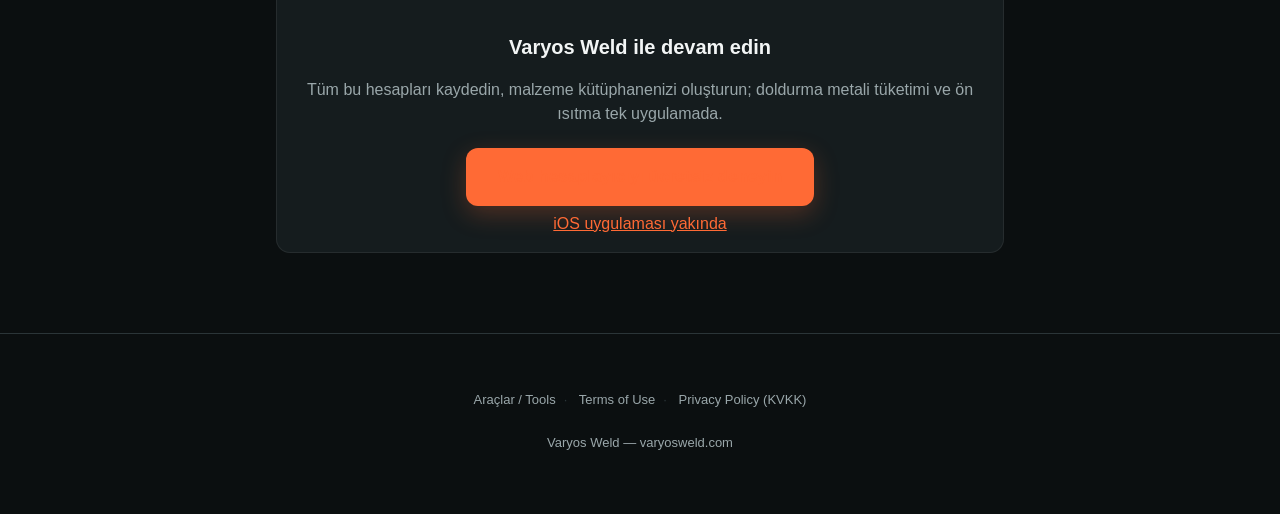
<file: araclar/t85-soguma-suresi-hesaplama.html>
<!DOCTYPE html>
<html lang="tr" data-lang="tr">
<head>
  <meta charset="UTF-8" />
  <meta name="viewport" content="width=device-width, initial-scale=1.0" />
  <title>t8/5 Soğuma Süresi Hesaplama (EN 1011-2 Ek D) | Varyos Weld</title>
  <meta name="description" content="Ücretsiz t8/5 soğuma süresi hesaplayıcı: EN 1011-2 Ek D 2D ve 3D formülleri, F2/F3 şekil faktörleri, geçiş kalınlığı ve örnek." />
  <link rel="canonical" href="https://varyosweld.com/araclar/t85-soguma-suresi-hesaplama.html" />
  <meta property="og:type" content="website" />
  <meta property="og:site_name" content="Varyos Weld" />
  <meta property="og:title" content="t8/5 Soğuma Süresi Hesaplama (EN 1011-2 Ek D) / t8/5 Cooling Time Calculator" />
  <meta property="og:description" content="Ücretsiz t8/5 soğuma süresi hesaplayıcı: EN 1011-2 Ek D 2D ve 3D formülleri, F2/F3 şekil faktörleri, geçiş kalınlığı ve örnek." />
  <meta property="og:url" content="https://varyosweld.com/araclar/t85-soguma-suresi-hesaplama.html" />
  <link rel="icon" type="image/svg+xml" href="/assets/varyos-mark.svg" />
  <link rel="stylesheet" href="/styles.css" />
  <link rel="stylesheet" href="/araclar/tools.css" />
  <!-- Sources: https://service.dillinger.de/d/en/e-service/tools/welding/help/embed_index.shtml (3D/2D formulas, F2/F3 table, transition thickness); https://www.migal.co/en/service/welding-calculators/cooling-rate-t8/5-calculator -->
  <script type="application/ld+json">{"@context":"https://schema.org","@type":"SoftwareApplication","name":"t8/5 Cooling Time Calculator (EN 1011-2 Annex D)","applicationCategory":"EngineeringApplication","operatingSystem":"Any (web browser)","inLanguage":["tr","en"],"url":"https://varyosweld.com/araclar/t85-soguma-suresi-hesaplama.html","description":"Free t8/5 cooling time calculator: EN 1011-2 Annex D 2D and 3D formulas, F2/F3 shape factors, transition thickness and a worked example.","offers":{"@type":"Offer","price":"0","priceCurrency":"USD"},"publisher":{"@type":"Organization","name":"Varyos Weld","url":"https://varyosweld.com/"}}</script>
  <script type="application/ld+json">{"@context":"https://schema.org","@type":"FAQPage","mainEntity":[{"@type":"Question","name":"t8/5 nedir?","acceptedAnswer":{"@type":"Answer","text":"Kaynak ve ısıdan etkilenen bölgenin 800 °C'den 500 °C'ye soğuma süresidir; mikroyapıyı, sertliği ve tokluğu belirler."}},{"@type":"Question","name":"What is t8/5?","acceptedAnswer":{"@type":"Answer","text":"The time the weld and HAZ take to cool from 800 °C to 500 °C; it controls microstructure, hardness and toughness."}},{"@type":"Question","name":"2D mi 3D mü kullanılır?","acceptedAnswer":{"@type":"Answer","text":"İnce levhada ısı akışı iki boyutlu, kalında üç boyutludur. Levha kalınlığı geçiş kalınlığından küçükse 2D, değilse 3D sonucu alınır."}},{"@type":"Question","name":"Is 2D or 3D used?","acceptedAnswer":{"@type":"Answer","text":"Heat flow is two-dimensional in thin plate, three-dimensional in thick plate. Use 2D if thickness is below the transition thickness, else 3D."}},{"@type":"Question","name":"t8/5 değerini nasıl uzatırım?","acceptedAnswer":{"@type":"Answer","text":"Isı girdisini veya ön ısıtma/ara pasa sıcaklığını artırmak t8/5'i uzatır, sertliği düşürür; ancak çok uzun süre tokluğu azaltabilir."}},{"@type":"Question","name":"How do I lengthen t8/5?","acceptedAnswer":{"@type":"Answer","text":"Increasing heat input or preheat/interpass temperature lengthens t8/5 and lowers hardness, but too long a time can reduce toughness."}}]}</script>
</head>
<body>
  <header class="site-header">
    <a class="brand" href="/" style="text-decoration:none;color:inherit">
      <div class="brand-badge"><img src="/assets/varyos-mark.svg" alt="" width="20" height="20" /></div>
      <div class="brand-word"><span class="brand-varyos">VARYOS</span><span class="brand-weld">WELD</span></div>
    </a>
  </header>
  <main class="tool">
    <div class="langbar"><button type="button" data-set-lang="tr" aria-pressed="true">Türkçe</button><button type="button" data-set-lang="en" aria-pressed="false">English</button></div>
    <p><a href="/araclar/">&larr; <span lang="tr">Tüm araçlar</span><span lang="en">All tools</span></a></p>
    <h1><span lang="tr">t8/5 Soğuma Süresi Hesaplama (EN 1011-2 Ek D)</span><span lang="en">t8/5 Cooling Time Calculator (EN 1011-2 Annex D)</span></h1>
    <p><span lang="tr">800 °C'den 500 °C'ye soğuma süresi t8/5'i ısı girdisi, ön ısıtma/ara pasa sıcaklığı, kalınlık ve birleşim tipinden hesaplayın.</span><span lang="en">Compute the 800→500 °C cooling time t8/5 from heat input, preheat/interpass temperature, thickness and joint type.</span></p>
    <div class="card">
      <div class="grid">
      <label><span lang="tr">Isı girdisi Q (kJ/mm)</span><span lang="en">Heat input Q (kJ/mm)</span><input id="Q" type="number" inputmode="decimal" step="any" value="1.0"></label>
      <label><span lang="tr">Ön ısıtma T0 (°C)</span><span lang="en">Preheat T0 (°C)</span><input id="T0" type="number" inputmode="decimal" step="any" value="20"></label>
      <label><span lang="tr">Kalınlık d (mm)</span><span lang="en">Thickness d (mm)</span><input id="d" type="number" inputmode="decimal" step="any" value="20"></label>
      <label><span lang="tr">Birleşim / paso</span><span lang="en">Joint / pass</span><select id="joint"><option value="1,1">Run on plate / build-up (F2=1, F3=1)</option><option value="0.9,0.9" selected>Butt weld between runs (F2=0.9, F3=0.9)</option></select></label>
      </div>
    </div>
    <div class="card" aria-live="polite">
      <div class="result"><span id="o1">-</span> s<small id="o2"></small></div><div class="res-row"><span>t8/5 (3D)</span><b id="o3">-</b></div><div class="res-row"><span>t8/5 (2D)</span><b id="o5">-</b></div><div class="res-row"><span lang="tr">Geçiş kalınlığı</span><span lang="en">Transition thickness</span><b id="o6">-</b></div><p id="o4" class="warn"></p>
    </div>
    <p class="disclaimer"><span lang="tr">Mühendislik ön hesabıdır; nihai değer WPS/standarda göre doğrulanmalıdır.</span><span lang="en">Engineering pre-calculation only; the final value must be verified against the WPS/standard.</span></p>
    <h2><span lang="tr">Formül</span><span lang="en">Formula</span></h2>
    <pre class="formula">3D: t8/5 = (6700 − 5·T0) · Q · [1/(500−T0) − 1/(800−T0)] · F3
2D: t8/5 = (4300 − 4.3·T0) · 10^5 · Q²/d² · [1/(500−T0)² − 1/(800−T0)²] · F2
Q [kJ/mm], T0 [°C], d [mm], t8/5 [s]
d < d_t → 2D, else 3D</pre>
    <h2><span lang="tr">Standart referansı</span><span lang="en">Standard reference</span></h2>
    <p><span lang="tr">EN 1011-2 Ek D (bilgilendirici) / ISO/TR 17671-2. Şekil faktörleri (Tablo D.1): tek paso/yığma 1/1, alın kaynağı paso arası 0,9/0,9; fileto birleşimleri yalnızca aralık verildiği için dahil değildir.</span><span lang="en">EN 1011-2 Annex D (informative) / ISO/TR 17671-2. Shape factors (Table D.1): run on plate 1/1, butt weld between runs 0.9/0.9; fillet joints are not included because the standard gives only a range.</span></p>
    <h2><span lang="tr">Geçerlilik aralığı</span><span lang="en">Validity range</span></h2>
    <p><span lang="tr">Alaşımsız ve düşük alaşımlı çelikler; sürekli ark, eşit kalınlık. 2D/3D geçişi geçiş kalınlığına göre belirlenir. Fileto birleşimleri kapsam dışıdır.</span><span lang="en">Unalloyed and low-alloy steels; continuous arc, equal thickness. The 2D/3D choice follows the transition thickness. Fillet joints are out of scope.</span></p>
    <h2><span lang="tr">Örnek hesap</span><span lang="en">Worked example</span></h2>
    <p><span lang="tr">Q = 1,0 kJ/mm, T0 = 20 °C, alın kaynağı paso arası (F = 0,9): 3D t8/5 = 4.8 s. d = 10 mm için 2D = 10.2 s (2D büyük, ince levha geçerli); d = 20 mm için 2D = 2.6 s (< 3D, 3D geçerli).</span><span lang="en">Q = 1.0 kJ/mm, T0 = 20 °C, butt weld between runs (F = 0.9): 3D t8/5 = 4.8 s. For d = 10 mm 2D = 10.2 s (2D larger, thin plate governs); for d = 20 mm 2D = 2.6 s (< 3D, so 3D governs).</span></p>
    <h2><span lang="tr">Sık sorulan sorular</span><span lang="en">FAQ</span></h2>
    <details><summary><span lang="tr">t8/5 nedir?</span><span lang="en">What is t8/5?</span></summary><p><span lang="tr">Kaynak ve ısıdan etkilenen bölgenin 800 °C'den 500 °C'ye soğuma süresidir; mikroyapıyı, sertliği ve tokluğu belirler.</span><span lang="en">The time the weld and HAZ take to cool from 800 °C to 500 °C; it controls microstructure, hardness and toughness.</span></p></details>
    <details><summary><span lang="tr">2D mi 3D mü kullanılır?</span><span lang="en">Is 2D or 3D used?</span></summary><p><span lang="tr">İnce levhada ısı akışı iki boyutlu, kalında üç boyutludur. Levha kalınlığı geçiş kalınlığından küçükse 2D, değilse 3D sonucu alınır.</span><span lang="en">Heat flow is two-dimensional in thin plate, three-dimensional in thick plate. Use 2D if thickness is below the transition thickness, else 3D.</span></p></details>
    <details><summary><span lang="tr">t8/5 değerini nasıl uzatırım?</span><span lang="en">How do I lengthen t8/5?</span></summary><p><span lang="tr">Isı girdisini veya ön ısıtma/ara pasa sıcaklığını artırmak t8/5'i uzatır, sertliği düşürür; ancak çok uzun süre tokluğu azaltabilir.</span><span lang="en">Increasing heat input or preheat/interpass temperature lengthens t8/5 and lowers hardness, but too long a time can reduce toughness.</span></p></details>
    <div class="cta-box card">
  <h2><span lang="tr">Varyos Weld ile devam edin</span><span lang="en">Continue with Varyos Weld</span></h2>
  <p><span lang="tr">Tüm bu hesapları kaydedin, malzeme kütüphanenizi oluşturun; doldurma metali tüketimi ve ön ısıtma tek uygulamada.</span><span lang="en">Save these calculations, build a material library; filler consumption and preheat in one app.</span></p>
  <a class="cta-button" href="/app/"><span lang="tr">Web hesaplayıcıyı ücretsiz deneyin</span><span lang="en">Try the web calculator free</span></a><br>
  <a href="https://varyosweld.com/"><span lang="tr">iOS uygulaması yakında</span><span lang="en">iOS app coming soon</span></a>
</div>
  </main>

  <footer class="site-footer">
    <p class="footer-links">
      <a href="/araclar/">Araçlar / Tools</a><span class="sep">·</span>
      <a href="/terms.html">Terms of Use</a><span class="sep">·</span>
      <a href="/privacy.html">Privacy Policy (KVKK)</a>
    </p>
    <p class="footer-brand">Varyos Weld — varyosweld.com</p>
  </footer>
  <script src="/araclar/calc.js"></script>
  <script src="/araclar/tools.js"></script>
  <script>
window.vwRender=function(){
 var q=vwNum('Q'),t0=vwNum('T0'),d=vwNum('d');
 if(!q||!d||t0===null||q<=0||d<=0||t0>=500){o1.textContent='-';o2.textContent='';o4.textContent=L('Geçerli değerler girin (T0 < 500 °C).','Enter valid values (T0 < 500 °C).');return;}
 var jf=joint.value.split(',').map(parseFloat),f2=jf[0],f3=jf[1];
 var t3=Calc.t85_3D(q,t0,f3),t2=Calc.t85_2D(q,t0,d,f2);
 var dt=Math.sqrt((4300-4.3*t0)*1e5/((6700-5*t0)*q)*((1/Math.pow(500-t0,2)-1/Math.pow(800-t0,2))/(1/(500-t0)-1/(800-t0)))*1);
 o3.textContent=t3.toFixed(1)+' s';o5.textContent=t2.toFixed(1)+' s';o6.textContent=dt.toFixed(1)+' mm';
 var thin=d<dt;o1.textContent=(thin?t2:t3).toFixed(1);
 o2.textContent=thin?L('İnce levha (2D) geçerli: d < geçiş kalınlığı','Thin plate (2D) governs: d < transition thickness'):L('Kalın levha (3D) geçerli: d ≥ geçiş kalınlığı','Thick plate (3D) governs: d ≥ transition thickness');
 var w=[];
 if(q<0.2||q>5)w.push(L('Isı girdisi tipik aralığın (0,2-5 kJ/mm) dışında.','Heat input is outside the typical range (0.2-5 kJ/mm).'));
 if(t0<20||t0>300)w.push(L('T0 olağan aralığın (20-300 °C) dışında.','T0 is outside the usual range (20-300 °C).'));
 w.push(L('Yalnızca alaşımsız/düşük alaşımlı çelikler için; eşit kalınlıklı levhalar varsayılır.','Unalloyed/low-alloy steels only; equal plate thickness assumed.'));
 o4.innerHTML=w.join('<br>');
};</script>
</body>
</html>
</file>
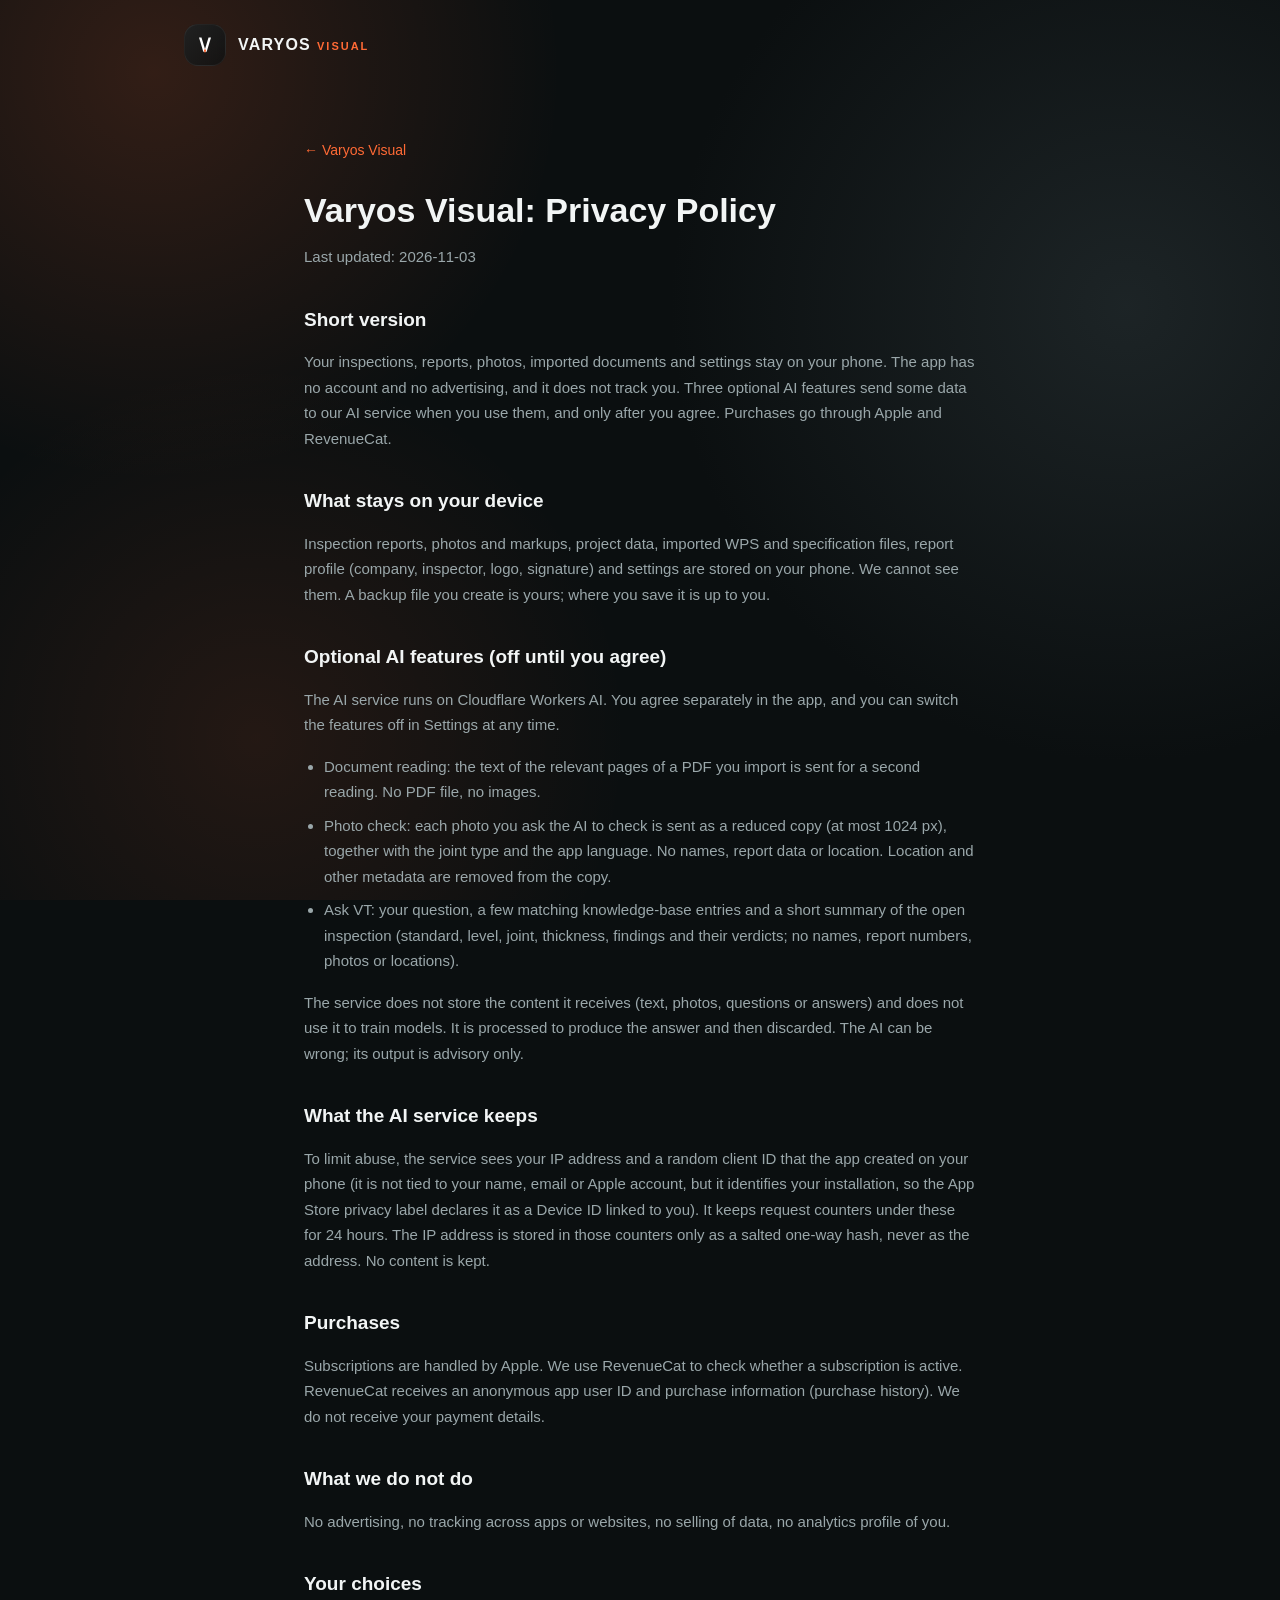
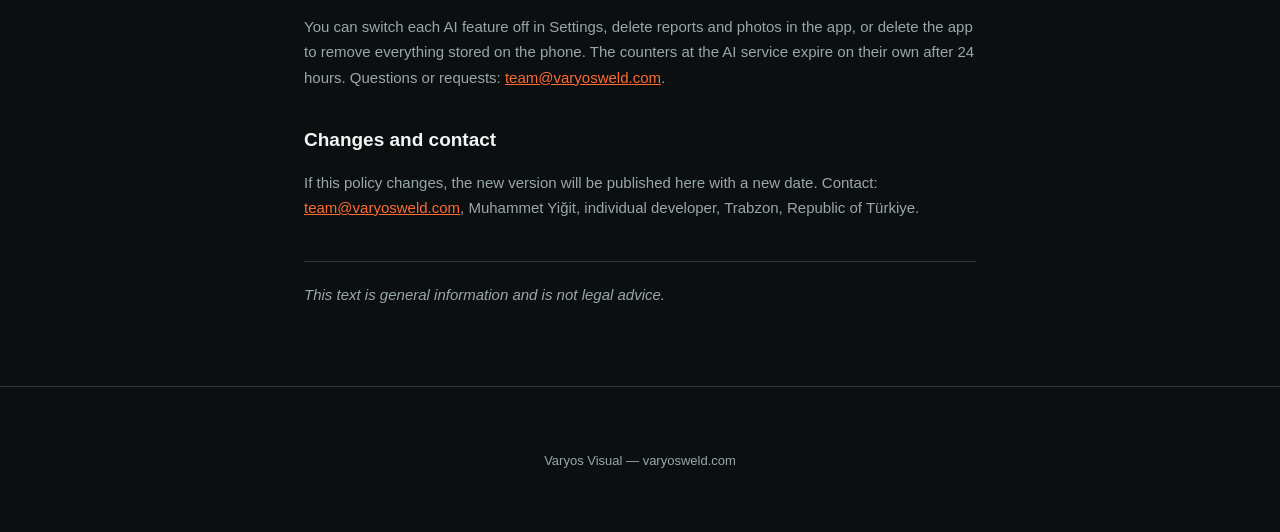
<file: visual/privacy.html>
<!DOCTYPE html>
<html lang="en">
<head>
  <meta charset="UTF-8" />
  <meta name="viewport" content="width=device-width, initial-scale=1.0" />
  <title>Privacy Policy — Varyos Visual</title>
  <link rel="canonical" href="https://varyosweld.com/visual/privacy.html" />
  <link rel="icon" type="image/svg+xml" href="../assets/varyos-mark.svg" />
  <link rel="stylesheet" href="../styles.css" />
</head>
<body>
  <header class="site-header">
    <a class="brand" href="/" style="text-decoration:none;color:inherit;">
      <div class="brand-badge"><img src="../assets/varyos-mark.svg" alt="" width="20" height="20" /></div>
      <div class="brand-word"><span class="brand-varyos">VARYOS</span><span class="brand-weld">VISUAL</span></div>
    </a>
  </header>
  <main class="legal-content">
    <a class="legal-back" href="/visual/">← Varyos Visual</a>
    <section class="legal-section" lang="en">
    <h1>Varyos Visual: Privacy Policy</h1>
    <p class="legal-updated">Last updated: 2026-11-03</p>
    <h2>Short version</h2>
    <p>Your inspections, reports, photos, imported documents and settings stay on your phone. The app has no account and no advertising, and it does not track you. Three optional AI features send some data to our AI service when you use them, and only after you agree. Purchases go through Apple and RevenueCat.</p>
    <h2>What stays on your device</h2>
    <p>Inspection reports, photos and markups, project data, imported WPS and specification files, report profile (company, inspector, logo, signature) and settings are stored on your phone. We cannot see them. A backup file you create is yours; where you save it is up to you.</p>
    <h2>Optional AI features (off until you agree)</h2>
    <p>The AI service runs on Cloudflare Workers AI. You agree separately in the app, and you can switch the features off in Settings at any time.</p>
    <ul>
    <li>Document reading: the text of the relevant pages of a PDF you import is sent for a second reading. No PDF file, no images.</li>
    <li>Photo check: each photo you ask the AI to check is sent as a reduced copy (at most 1024 px), together with the joint type and the app language. No names, report data or location. Location and other metadata are removed from the copy.</li>
    <li>Ask VT: your question, a few matching knowledge-base entries and a short summary of the open inspection (standard, level, joint, thickness, findings and their verdicts; no names, report numbers, photos or locations).</li>
    </ul>
    <p>The service does not store the content it receives (text, photos, questions or answers) and does not use it to train models. It is processed to produce the answer and then discarded. The AI can be wrong; its output is advisory only.</p>
    <h2>What the AI service keeps</h2>
    <p>To limit abuse, the service sees your IP address and a random client ID that the app created on your phone (it is not tied to your name, email or Apple account, but it identifies your installation, so the App Store privacy label declares it as a Device ID linked to you). It keeps request counters under these for 24 hours. The IP address is stored in those counters only as a salted one-way hash, never as the address. No content is kept.</p>
    <h2>Purchases</h2>
    <p>Subscriptions are handled by Apple. We use RevenueCat to check whether a subscription is active. RevenueCat receives an anonymous app user ID and purchase information (purchase history). We do not receive your payment details.</p>
    <h2>What we do not do</h2>
    <p>No advertising, no tracking across apps or websites, no selling of data, no analytics profile of you.</p>
    <h2>Your choices</h2>
    <p>You can switch each AI feature off in Settings, delete reports and photos in the app, or delete the app to remove everything stored on the phone. The counters at the AI service expire on their own after 24 hours. Questions or requests: <a href="mailto:team@varyosweld.com">team@varyosweld.com</a>.</p>
    <h2>Changes and contact</h2>
    <p>If this policy changes, the new version will be published here with a new date. Contact: <a href="mailto:team@varyosweld.com">team@varyosweld.com</a>, Muhammet Yiğit, individual developer, Trabzon, Republic of Türkiye.</p>
    <p class="legal-disclaimer">This text is general information and is not legal advice.</p>
    </section>
  </main>
  <footer class="site-footer"><p class="footer-brand">Varyos Visual — varyosweld.com</p></footer>
</body>
</html>
</file>
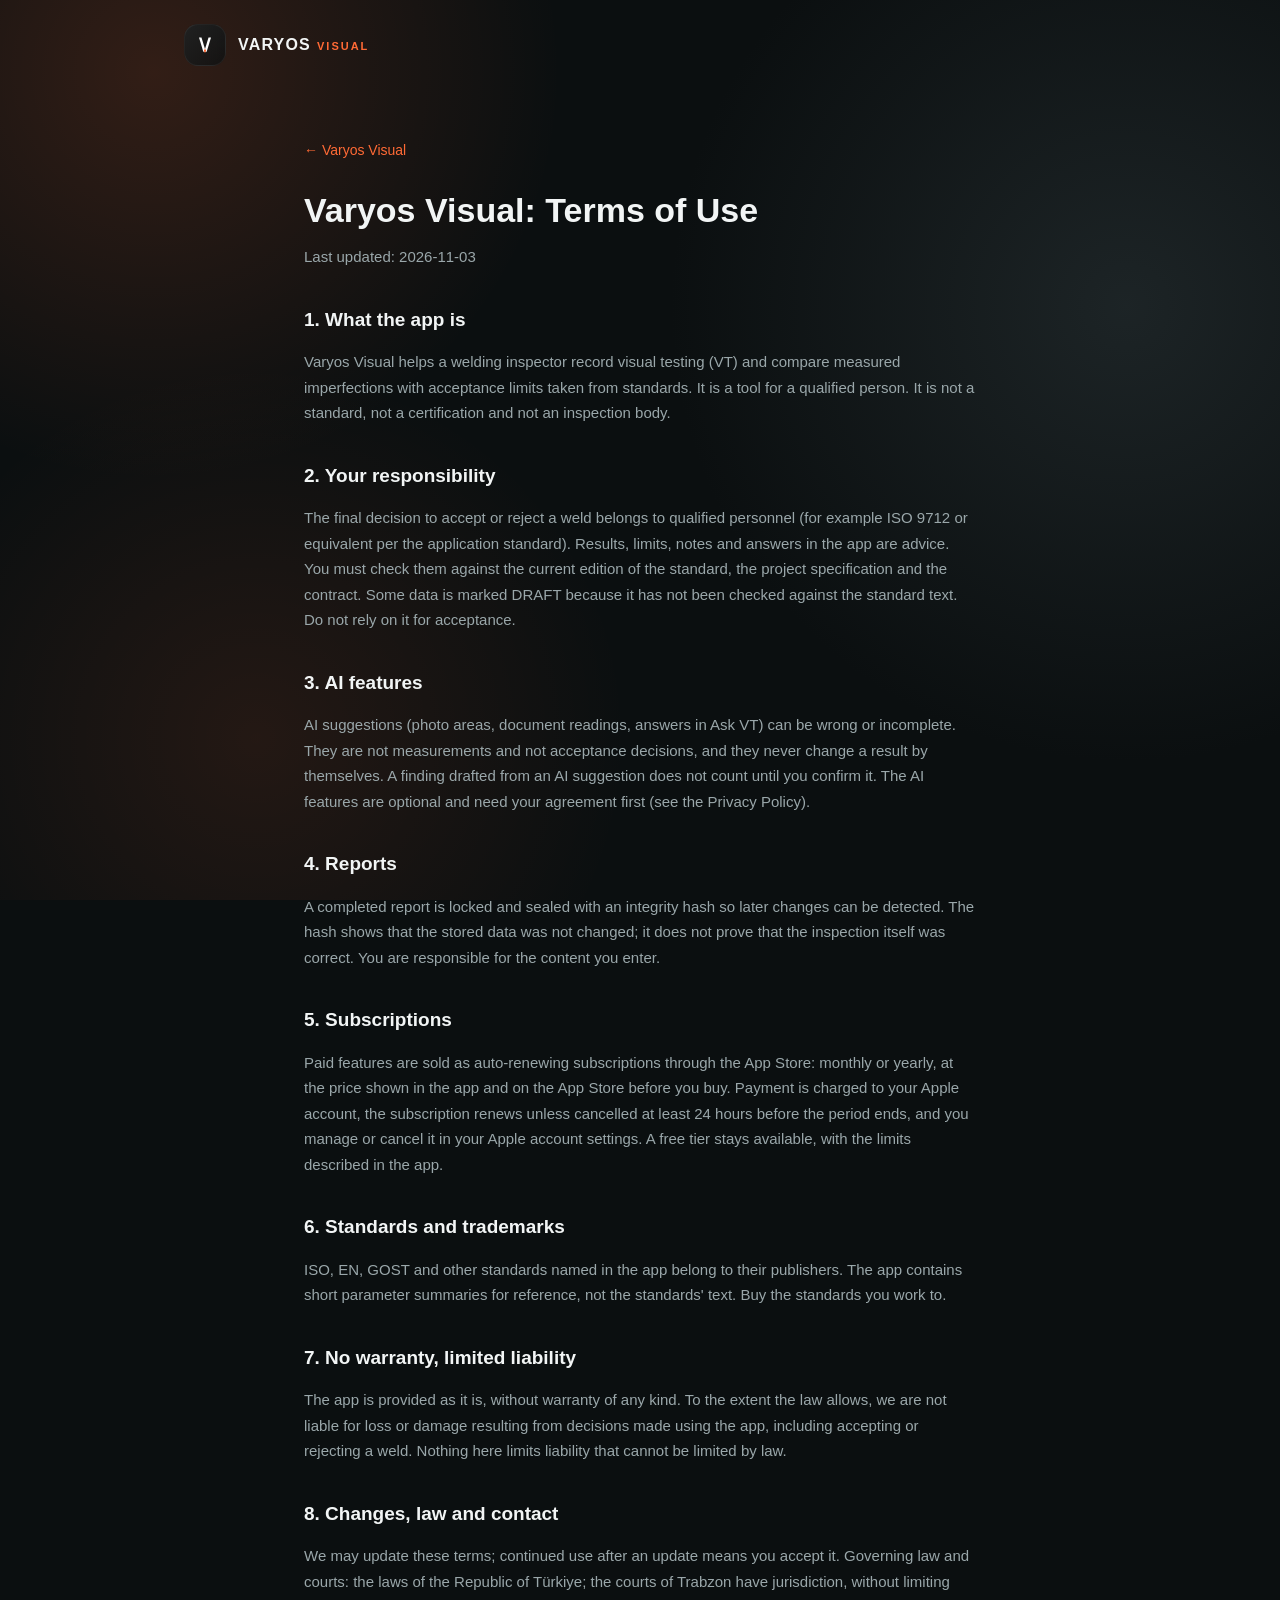
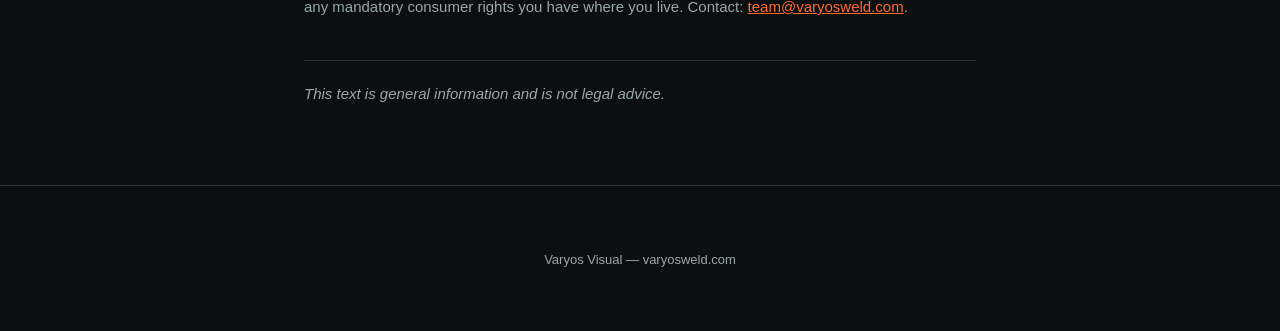
<file: visual/terms.html>
<!DOCTYPE html>
<html lang="en">
<head>
  <meta charset="UTF-8" />
  <meta name="viewport" content="width=device-width, initial-scale=1.0" />
  <title>Terms of Use — Varyos Visual</title>
  <link rel="canonical" href="https://varyosweld.com/visual/terms.html" />
  <link rel="icon" type="image/svg+xml" href="../assets/varyos-mark.svg" />
  <link rel="stylesheet" href="../styles.css" />
</head>
<body>
  <header class="site-header">
    <a class="brand" href="/" style="text-decoration:none;color:inherit;">
      <div class="brand-badge"><img src="../assets/varyos-mark.svg" alt="" width="20" height="20" /></div>
      <div class="brand-word"><span class="brand-varyos">VARYOS</span><span class="brand-weld">VISUAL</span></div>
    </a>
  </header>
  <main class="legal-content">
    <a class="legal-back" href="/visual/">← Varyos Visual</a>
    <section class="legal-section" lang="en">
    <h1>Varyos Visual: Terms of Use</h1>
    <p class="legal-updated">Last updated: 2026-11-03</p>
    <h2>1. What the app is</h2>
    <p>Varyos Visual helps a welding inspector record visual testing (VT) and compare measured imperfections with acceptance limits taken from standards. It is a tool for a qualified person. It is not a standard, not a certification and not an inspection body.</p>
    <h2>2. Your responsibility</h2>
    <p>The final decision to accept or reject a weld belongs to qualified personnel (for example ISO 9712 or equivalent per the application standard). Results, limits, notes and answers in the app are advice. You must check them against the current edition of the standard, the project specification and the contract. Some data is marked DRAFT because it has not been checked against the standard text. Do not rely on it for acceptance.</p>
    <h2>3. AI features</h2>
    <p>AI suggestions (photo areas, document readings, answers in Ask VT) can be wrong or incomplete. They are not measurements and not acceptance decisions, and they never change a result by themselves. A finding drafted from an AI suggestion does not count until you confirm it. The AI features are optional and need your agreement first (see the Privacy Policy).</p>
    <h2>4. Reports</h2>
    <p>A completed report is locked and sealed with an integrity hash so later changes can be detected. The hash shows that the stored data was not changed; it does not prove that the inspection itself was correct. You are responsible for the content you enter.</p>
    <h2>5. Subscriptions</h2>
    <p>Paid features are sold as auto-renewing subscriptions through the App Store: monthly or yearly, at the price shown in the app and on the App Store before you buy. Payment is charged to your Apple account, the subscription renews unless cancelled at least 24 hours before the period ends, and you manage or cancel it in your Apple account settings. A free tier stays available, with the limits described in the app.</p>
    <h2>6. Standards and trademarks</h2>
    <p>ISO, EN, GOST and other standards named in the app belong to their publishers. The app contains short parameter summaries for reference, not the standards' text. Buy the standards you work to.</p>
    <h2>7. No warranty, limited liability</h2>
    <p>The app is provided as it is, without warranty of any kind. To the extent the law allows, we are not liable for loss or damage resulting from decisions made using the app, including accepting or rejecting a weld. Nothing here limits liability that cannot be limited by law.</p>
    <h2>8. Changes, law and contact</h2>
    <p>We may update these terms; continued use after an update means you accept it. Governing law and courts: the laws of the Republic of Türkiye; the courts of Trabzon have jurisdiction, without limiting any mandatory consumer rights you have where you live. Contact: <a href="mailto:team@varyosweld.com">team@varyosweld.com</a>.</p>
    <p class="legal-disclaimer">This text is general information and is not legal advice.</p>
    </section>
  </main>
  <footer class="site-footer"><p class="footer-brand">Varyos Visual — varyosweld.com</p></footer>
</body>
</html>
</file>
<file: styles.css>
:root {
  --bg: #0B0F10;
  --accent: #FF6A35;
  --secondary: #2B3538;
  --text: #F2F5F5;
  --text-muted: #9AA7AA;
}

* {
  box-sizing: border-box;
}

body {
  margin: 0;
  background:
    radial-gradient(680px circle at 12% 8%, rgba(255, 106, 53, 0.16), transparent 60%),
    radial-gradient(760px circle at 88% 34%, rgba(43, 53, 56, 0.55), transparent 60%),
    radial-gradient(620px circle at 20% 82%, rgba(255, 106, 53, 0.10), transparent 60%),
    var(--bg);
  background-attachment: fixed;
  color: var(--text);
  font-family: -apple-system, BlinkMacSystemFont, "Segoe UI", Roboto, Helvetica, Arial, sans-serif;
  line-height: 1.5;
}

main {
  max-width: 960px;
  margin: 0 auto;
  padding: 0 24px;
}

/* Header / brand mark */

.site-header {
  max-width: 960px;
  margin: 0 auto;
  padding: 24px;
}

.brand {
  display: flex;
  align-items: center;
  gap: 12px;
}

.brand-badge {
  width: 42px;
  height: 42px;
  border-radius: 14px;
  background: linear-gradient(135deg, rgba(27, 35, 38, 0.7), rgba(11, 15, 16, 0.7));
  backdrop-filter: blur(10px);
  -webkit-backdrop-filter: blur(10px);
  border: 1px solid rgba(255, 255, 255, 0.06);
  display: flex;
  align-items: center;
  justify-content: center;
  flex-shrink: 0;
}

.brand-word {
  display: flex;
  align-items: baseline;
  gap: 6px;
}

.brand-varyos {
  font-weight: 900;
  letter-spacing: 1.2px;
  font-size: 16px;
}

.brand-weld {
  color: var(--accent);
  font-size: 11px;
  font-weight: 700;
  letter-spacing: 2px;
}

/* Hero */

.hero {
  text-align: center;
  padding: 48px 0 56px;
}

.hero h1 {
  font-size: clamp(28px, 5vw, 44px);
  font-weight: 800;
  margin: 0 0 16px;
  letter-spacing: -0.5px;
}

.subhead {
  color: var(--text-muted);
  font-size: 18px;
  max-width: 620px;
  margin: 0 auto 32px;
}

.coming-soon-note {
  color: var(--text-muted);
  font-size: 13px;
  margin-top: 16px;
}

.cta-button {
  display: inline-block;
  padding: 16px 32px;
  border-radius: 12px;
  background: var(--accent);
  color: #0B0F10;
  font-weight: 800;
  font-size: 17px;
  text-decoration: none;
  box-shadow: 0 8px 24px rgba(255, 106, 53, 0.25);
}

.cta-button:hover {
  filter: brightness(1.08);
}

.cta-note {
  color: var(--text-muted);
  font-size: 13px;
  margin: 14px 0 36px;
}

/* Signup form */

.signup-form {
  display: flex;
  gap: 10px;
  max-width: 420px;
  margin: 0 auto;
  flex-wrap: wrap;
  justify-content: center;
}

.signup-form[hidden] {
  display: none;
}

.signup-input {
  flex: 1;
  min-width: 220px;
  padding: 13px 16px;
  border-radius: 10px;
  border: 1px solid rgba(255, 255, 255, 0.1);
  background: rgba(18, 24, 26, 0.45);
  backdrop-filter: blur(16px) saturate(140%);
  -webkit-backdrop-filter: blur(16px) saturate(140%);
  color: var(--text);
  font-size: 15px;
}

.signup-input:focus {
  outline: none;
  border-color: var(--accent);
}

.signup-button {
  padding: 13px 22px;
  border-radius: 10px;
  border: none;
  background: var(--accent);
  color: #0B0F10;
  font-weight: 700;
  font-size: 15px;
  cursor: pointer;
}

.signup-button:hover {
  filter: brightness(1.08);
}

.signup-button:disabled {
  opacity: 0.6;
  cursor: default;
}

.signup-success {
  color: var(--accent);
  font-weight: 600;
  margin: 0 auto;
  max-width: 420px;
}

/* Problem section */

.problem {
  padding: 24px 0 56px;
  border-top: 1px solid var(--secondary);
}

.problem p {
  color: var(--text-muted);
  font-size: 16px;
  max-width: 640px;
  margin: 0 auto 14px;
  text-align: center;
}

/* Features */

.features {
  display: grid;
  grid-template-columns: repeat(auto-fit, minmax(220px, 1fr));
  gap: 20px;
  padding: 24px 0 56px;
  border-top: 1px solid var(--secondary);
}

.feature-card {
  background: rgba(18, 24, 26, 0.4);
  backdrop-filter: blur(20px) saturate(150%);
  -webkit-backdrop-filter: blur(20px) saturate(150%);
  border: 1px solid rgba(255, 255, 255, 0.08);
  border-radius: 14px;
  padding: 22px;
  box-shadow: 0 8px 32px rgba(0, 0, 0, 0.25);
}

.feature-card h3 {
  margin: 0 0 10px;
  font-size: 17px;
}

.feature-card p {
  margin: 0;
  color: var(--text-muted);
  font-size: 14px;
}

/* Mockup */

.mockup-section {
  padding: 24px 0 56px;
  border-top: 1px solid var(--secondary);
  display: flex;
  justify-content: center;
}

.phone-frame {
  width: 260px;
  border-radius: 32px;
  background: rgba(18, 24, 26, 0.4);
  backdrop-filter: blur(24px) saturate(150%);
  -webkit-backdrop-filter: blur(24px) saturate(150%);
  border: 1px solid rgba(255, 255, 255, 0.08);
  padding: 14px;
  box-shadow: 0 12px 40px rgba(0, 0, 0, 0.3);
}

.phone-screen {
  border-radius: 22px;
  overflow: hidden;
  background: #F2F5F5;
}

.phone-banner {
  background: linear-gradient(135deg, rgba(27, 35, 38, 0.9), rgba(11, 15, 16, 0.9));
  backdrop-filter: blur(8px);
  -webkit-backdrop-filter: blur(8px);
  padding: 20px 16px;
  display: flex;
  align-items: center;
  gap: 10px;
}

.phone-badge {
  width: 24px;
  height: 24px;
  border-radius: 8px;
  background: rgba(255, 255, 255, 0.08);
  display: flex;
  align-items: center;
  justify-content: center;
  flex-shrink: 0;
}

.phone-banner-label {
  color: #F2F5F5;
  font-size: 13px;
  font-weight: 700;
}

.phone-tile {
  display: flex;
  justify-content: space-between;
  align-items: center;
  padding: 14px 16px;
  border-bottom: 1px solid #E1E7E9;
}

.phone-tile:last-child {
  border-bottom: none;
}

.phone-tile-label {
  color: #4B5A5E;
  font-size: 12px;
}

.phone-tile-value {
  color: #0B0F10;
  font-weight: 700;
  font-size: 14px;
}

/* Pricing */

.pricing {
  text-align: center;
  padding: 24px 0 56px;
  border-top: 1px solid var(--secondary);
  font-size: 18px;
  font-weight: 600;
}

/* Footer */

.site-footer {
  text-align: center;
  padding: 40px 24px 48px;
  border-top: 1px solid var(--secondary);
}

.footer-heading {
  font-size: 18px;
  font-weight: 700;
  margin: 0 0 20px;
}

.footer-brand {
  color: var(--text-muted);
  font-size: 13px;
  margin-top: 24px;
}

.footer-links {
  margin: 16px 0 0;
  font-size: 13px;
}

.footer-links a {
  color: var(--text-muted);
  text-decoration: none;
}

.footer-links a:hover {
  color: var(--text);
  text-decoration: underline;
}

.footer-links .sep {
  color: var(--secondary);
  margin: 0 8px;
}

/* Consent checkbox on signup forms */

.signup-consent {
  display: flex;
  align-items: flex-start;
  gap: 8px;
  max-width: 420px;
  margin: 12px auto 0;
  text-align: left;
  font-size: 12.5px;
  color: var(--text-muted);
}

.signup-consent input {
  margin-top: 3px;
  flex-shrink: 0;
}

.signup-consent a {
  color: var(--text-muted);
  text-decoration: underline;
}

.signup-consent a:hover {
  color: var(--text);
}

/* Legal pages (privacy / terms) */

.legal-content {
  max-width: 720px;
  padding: 48px 24px 64px;
}

.legal-back {
  display: inline-block;
  color: var(--text-muted);
  text-decoration: none;
  font-size: 14px;
  margin-bottom: 24px;
}

.legal-back:hover {
  color: var(--accent);
}

.legal-content h1 {
  font-size: clamp(26px, 4vw, 34px);
  margin: 0 0 8px;
}

.legal-updated {
  color: var(--text-muted);
  font-size: 13px;
  margin: 0 0 32px;
}

.legal-content h2 {
  font-size: 19px;
  margin: 36px 0 12px;
}

.legal-content p,
.legal-content li {
  color: var(--text-muted);
  font-size: 15px;
  line-height: 1.7;
}

.legal-content ul {
  padding-left: 20px;
}

.legal-content li {
  margin-bottom: 8px;
}

.legal-content a {
  color: var(--accent);
}

.legal-disclaimer {
  margin-top: 40px;
  padding-top: 20px;
  border-top: 1px solid var(--secondary);
  font-size: 13px;
  font-style: italic;
}

.legal-lang {
  font-size: 14px;
  margin: 0 0 24px;
}

.legal-lang a {
  color: var(--accent);
}

.legal-section + .legal-section {
  margin-top: 56px;
  padding-top: 32px;
  border-top: 1px solid var(--secondary);
}
</file>
<file: araclar/tools.css>
.tool{max-width:760px;margin:0 auto;padding:0 16px 48px;overflow-wrap:anywhere}
.tool h1{font-size:clamp(24px,6vw,36px);margin:8px 0 12px;letter-spacing:-.5px}
.tool h2{font-size:20px;margin:32px 0 10px}
.tool p,.tool li{color:var(--text-muted)}
.tool a{color:var(--accent)}
.langbar{display:flex;gap:8px;margin:0 0 8px}
.langbar button{background:var(--secondary);color:var(--text);border:1px solid rgba(255,255,255,.1);border-radius:8px;padding:8px 14px;font-size:14px;font-weight:700;cursor:pointer}
.langbar button[aria-pressed="true"]{background:var(--accent);color:#0B0F10}
html[data-lang="tr"] [lang="en"],html[data-lang="en"] [lang="tr"]{display:none!important}
.card{background:rgba(27,35,38,.7);border:1px solid rgba(255,255,255,.07);border-radius:14px;padding:16px;margin:16px 0}
.grid{display:grid;grid-template-columns:repeat(2,minmax(0,1fr));gap:12px}
@media(min-width:560px){.grid{grid-template-columns:repeat(3,minmax(0,1fr))}}
.grid label{display:flex;flex-direction:column;gap:4px;font-size:13px;color:var(--text-muted);min-width:0}
.grid input,.grid select{width:100%;min-width:0;font-size:16px;padding:10px;border-radius:8px;border:1px solid rgba(255,255,255,.12);background:#0B0F10;color:var(--text)}
.result{font-size:28px;font-weight:800;color:var(--text)}
.result small{display:block;font-size:13px;font-weight:400;color:var(--text-muted)}
.res-row{display:flex;justify-content:space-between;gap:12px;padding:6px 0;border-bottom:1px solid rgba(255,255,255,.06);color:var(--text)}
.res-row b{color:var(--accent)}
.warn{color:#FFC857;font-size:14px;margin:6px 0}
.formula{font-family:ui-monospace,Menlo,Consolas,monospace;font-size:14px;background:#0B0F10;border-radius:8px;padding:10px;overflow-x:auto;color:var(--text);max-width:100%}
.disclaimer{font-size:13px;border-left:3px solid var(--accent);padding-left:10px}
.cta-box{text-align:center;margin:32px 0}
.cta-box .cta-button{margin:6px 0;max-width:100%}
details{margin:8px 0}summary{cursor:pointer;color:var(--text);font-weight:700}
.tool-list{display:grid;gap:12px}
.tool-list a{display:block;text-decoration:none}
.tool-list h3{margin:0 0 4px;color:var(--text)}
.tool-list p{margin:0}
</file>
